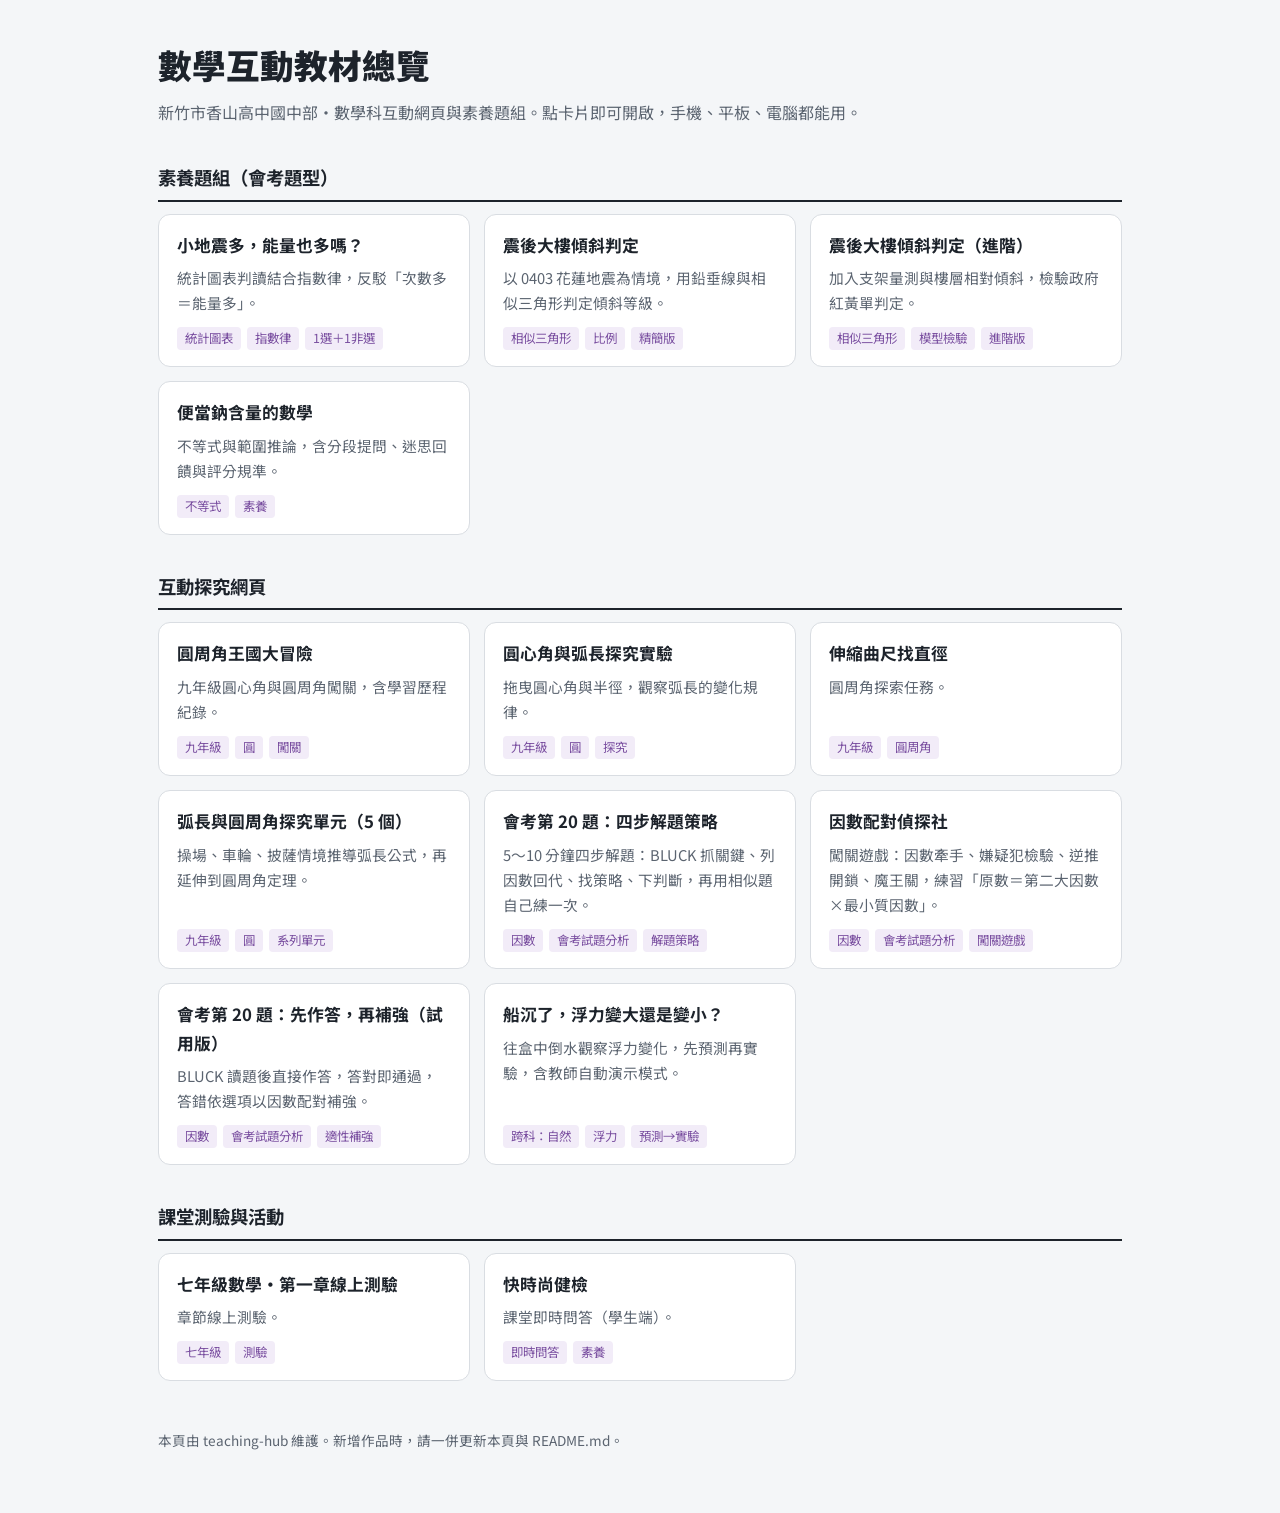
<file: index.html>
<!doctype html>
<html lang="zh-Hant">
<head>
<meta charset="utf-8">
<meta name="viewport" content="width=device-width,initial-scale=1">
<title>數學互動教材總覽</title>
<link rel="preconnect" href="https://fonts.googleapis.com">
<link rel="preconnect" href="https://fonts.gstatic.com" crossorigin>
<link rel="stylesheet" href="https://fonts.googleapis.com/css2?family=Noto+Sans+TC:wght@400;500;700;900&display=swap">
<style>
:root{
  --bg:#f4f6f8; --card:#fff; --ink:#1d232b; --muted:#5b6470; --line:#d9dde2;
  --accent:#1f5f99; --accent-soft:#e8f0f8; --tag:#7a4fa0; --tag-soft:#f2ecf8;
}
@media (prefers-color-scheme: dark){
  :root{ --bg:#14181d; --card:#1b2027; --ink:#e6e9ee; --muted:#9aa4b1; --line:#343c47;
    --accent:#6fa8dc; --accent-soft:#1f2b38; --tag:#c3a2e3; --tag-soft:#2a2333; }
}
*{box-sizing:border-box}
body{margin:0;background:var(--bg);color:var(--ink);font-family:"Noto Sans TC","Microsoft JhengHei","PingFang TC",system-ui,sans-serif;line-height:1.7}
.wrap{max-width:1000px;margin:0 auto;padding:36px 18px 60px}
header h1{font-size:clamp(1.5rem,3.5vw,2.1rem);font-weight:900;margin:0}
header p{color:var(--muted);margin:6px 0 0}
h2{font-size:1.15rem;margin:36px 0 12px;padding-bottom:6px;border-bottom:2px solid var(--ink)}
.grid{display:grid;grid-template-columns:repeat(auto-fill,minmax(280px,1fr));gap:14px}
a.card{display:flex;flex-direction:column;gap:6px;background:var(--card);border:1px solid var(--line);border-radius:12px;padding:16px 18px;color:inherit;text-decoration:none;min-height:44px}
a.card:hover,a.card:focus-visible{border-color:var(--accent);outline:none;box-shadow:0 0 0 3px var(--accent-soft)}
.card b{font-size:1.05rem}
.card span{color:var(--muted);font-size:.92rem}
.tags{display:flex;flex-wrap:wrap;gap:6px;margin-top:auto;padding-top:6px}
.tags i{font-style:normal;font-size:.78rem;color:var(--tag);background:var(--tag-soft);padding:1px 8px;border-radius:4px}
footer{margin-top:48px;color:var(--muted);font-size:.85rem}
</style>
</head>
<body>
<div class="wrap">
  <header>
    <h1>數學互動教材總覽</h1>
    <p>新竹市香山高中國中部・數學科互動網頁與素養題組。點卡片即可開啟，手機、平板、電腦都能用。</p>
  </header>

  <h2>素養題組（會考題型）</h2>
  <div class="grid">
    <a class="card" href="quake-small-energy/"><b>小地震多，能量也多嗎？</b><span>統計圖表判讀結合指數律，反駁「次數多＝能量多」。</span><div class="tags"><i>統計圖表</i><i>指數律</i><i>1選＋1非選</i></div></a>
    <a class="card" href="quake-building-tilt/"><b>震後大樓傾斜判定</b><span>以 0403 花蓮地震為情境，用鉛垂線與相似三角形判定傾斜等級。</span><div class="tags"><i>相似三角形</i><i>比例</i><i>精簡版</i></div></a>
    <a class="card" href="quake-building-tilt-advanced/"><b>震後大樓傾斜判定（進階）</b><span>加入支架量測與樓層相對傾斜，檢驗政府紅黃單判定。</span><div class="tags"><i>相似三角形</i><i>模型檢驗</i><i>進階版</i></div></a>
    <a class="card" href="https://chunhui0531-lab.github.io/caffeine-literacy-guide/"><b>便當鈉含量的數學</b><span>不等式與範圍推論，含分段提問、迷思回饋與評分規準。</span><div class="tags"><i>不等式</i><i>素養</i></div></a>
  </div>

  <h2>互動探究網頁</h2>
  <div class="grid">
    <a class="card" href="https://chunhui0531-lab.github.io/circle-angle-adventure/"><b>圓周角王國大冒險</b><span>九年級圓心角與圓周角闖關，含學習歷程紀錄。</span><div class="tags"><i>九年級</i><i>圓</i><i>闖關</i></div></a>
    <a class="card" href="https://chunhui0531-lab.github.io/arc-explorer-v2/"><b>圓心角與弧長探究實驗</b><span>拖曳圓心角與半徑，觀察弧長的變化規律。</span><div class="tags"><i>九年級</i><i>圓</i><i>探究</i></div></a>
    <a class="card" href="https://chunhui0531-lab.github.io/circle-test/"><b>伸縮曲尺找直徑</b><span>圓周角探索任務。</span><div class="tags"><i>九年級</i><i>圓周角</i></div></a>
    <a class="card" href="arc-length-units/"><b>弧長與圓周角探究單元（5 個）</b><span>操場、車輪、披薩情境推導弧長公式，再延伸到圓周角定理。</span><div class="tags"><i>九年級</i><i>圓</i><i>系列單元</i></div></a>
    <a class="card" href="cap115-q20-guided/"><b>會考第 20 題：四步解題策略</b><span>5～10 分鐘四步解題：BLUCK 抓關鍵、列因數回代、找策略、下判斷，再用相似題自己練一次。</span><div class="tags"><i>因數</i><i>會考試題分析</i><i>解題策略</i></div></a>
    <a class="card" href="factor-pair-detective/"><b>因數配對偵探社</b><span>闖關遊戲：因數牽手、嫌疑犯檢驗、逆推開鎖、魔王關，練習「原數＝第二大因數×最小質因數」。</span><div class="tags"><i>因數</i><i>會考試題分析</i><i>闖關遊戲</i></div></a>
    <a class="card" href="cap115-q20-adaptive/"><b>會考第 20 題：先作答，再補強（試用版）</b><span>BLUCK 讀題後直接作答，答對即通過，答錯依選項以因數配對補強。</span><div class="tags"><i>因數</i><i>會考試題分析</i><i>適性補強</i></div></a>
    <a class="card" href="buoyancy-sink/"><b>船沉了，浮力變大還是變小？</b><span>往盒中倒水觀察浮力變化，先預測再實驗，含教師自動演示模式。</span><div class="tags"><i>跨科：自然</i><i>浮力</i><i>預測→實驗</i></div></a>
  </div>

  <h2>課堂測驗與活動</h2>
  <div class="grid">
    <a class="card" href="https://chunhui0531-lab.github.io/2-1-Function/"><b>七年級數學・第一章線上測驗</b><span>章節線上測驗。</span><div class="tags"><i>七年級</i><i>測驗</i></div></a>
    <a class="card" href="https://chunhui0531-lab.github.io/fashion-quiz/student.html"><b>快時尚健檢</b><span>課堂即時問答（學生端）。</span><div class="tags"><i>即時問答</i><i>素養</i></div></a>
  </div>

  <footer>本頁由 teaching-hub 維護。新增作品時，請一併更新本頁與 README.md。</footer>
</div>
</body>
</html>
</file>
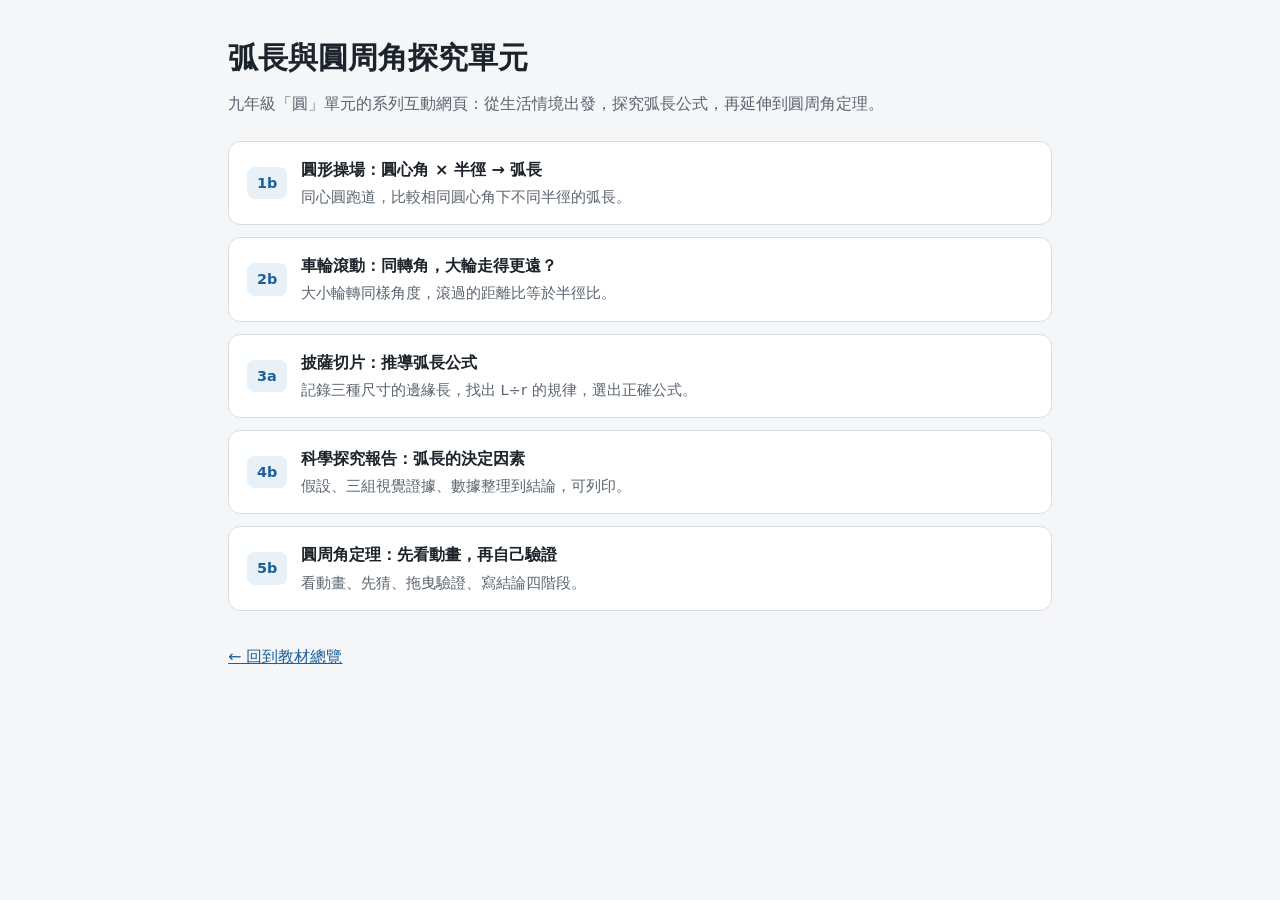
<file: arc-length-units/index.html>
<!doctype html>
<html lang="zh-Hant">
<head>
<meta charset="utf-8">
<meta name="viewport" content="width=device-width,initial-scale=1">
<title>弧長與圓周角探究單元｜系列總覽</title>
<style>
:root{--bg:#f4f6f8;--card:#fff;--ink:#1d232b;--muted:#5b6470;--line:#d9dde2;--accent:#1f5f99;--accent-soft:#e8f0f8}
@media (prefers-color-scheme: dark){:root{--bg:#14181d;--card:#1b2027;--ink:#e6e9ee;--muted:#9aa4b1;--line:#343c47;--accent:#6fa8dc;--accent-soft:#1f2b38}}
*{box-sizing:border-box}
body{margin:0;background:var(--bg);color:var(--ink);font-family:"Noto Sans TC","Microsoft JhengHei","PingFang TC",system-ui,sans-serif;line-height:1.7}
.wrap{max-width:860px;margin:0 auto;padding:32px 18px 60px}
h1{font-size:clamp(1.4rem,3.4vw,1.9rem);margin:0}
p.sub{color:var(--muted);margin:6px 0 24px}
a.unit{display:flex;gap:14px;align-items:center;background:var(--card);border:1px solid var(--line);border-radius:12px;padding:14px 18px;margin-bottom:12px;color:inherit;text-decoration:none;min-height:44px}
a.unit:hover,a.unit:focus-visible{border-color:var(--accent);outline:none;box-shadow:0 0 0 3px var(--accent-soft)}
.no{flex:none;font-weight:900;color:var(--accent);background:var(--accent-soft);border-radius:8px;padding:4px 10px;font-size:.9rem}
.unit b{display:block}
.unit span.d{color:var(--muted);font-size:.92rem}
.back{display:inline-block;margin-top:20px;color:var(--accent)}
</style>
</head>
<body>
<div class="wrap">
  <h1>弧長與圓周角探究單元</h1>
  <p class="sub">九年級「圓」單元的系列互動網頁：從生活情境出發，探究弧長公式，再延伸到圓周角定理。</p>

  <a class="unit" href="unit1b-track.html"><span class="no">1b</span><div><b>圓形操場：圓心角 × 半徑 → 弧長</b><span class="d">同心圓跑道，比較相同圓心角下不同半徑的弧長。</span></div></a>
  <a class="unit" href="unit2b-wheel.html"><span class="no">2b</span><div><b>車輪滾動：同轉角，大輪走得更遠？</b><span class="d">大小輪轉同樣角度，滾過的距離比等於半徑比。</span></div></a>
  <a class="unit" href="unit3a-pizza.html"><span class="no">3a</span><div><b>披薩切片：推導弧長公式</b><span class="d">記錄三種尺寸的邊緣長，找出 L÷r 的規律，選出正確公式。</span></div></a>
  <a class="unit" href="unit4b-science-report.html"><span class="no">4b</span><div><b>科學探究報告：弧長的決定因素</b><span class="d">假設、三組視覺證據、數據整理到結論，可列印。</span></div></a>
  <a class="unit" href="unit5b-inscribed-angle.html"><span class="no">5b</span><div><b>圓周角定理：先看動畫，再自己驗證</b><span class="d">看動畫、先猜、拖曳驗證、寫結論四階段。</span></div></a>

  <a class="back" href="../">← 回到教材總覽</a>
</div>
</body>
</html>
</file>
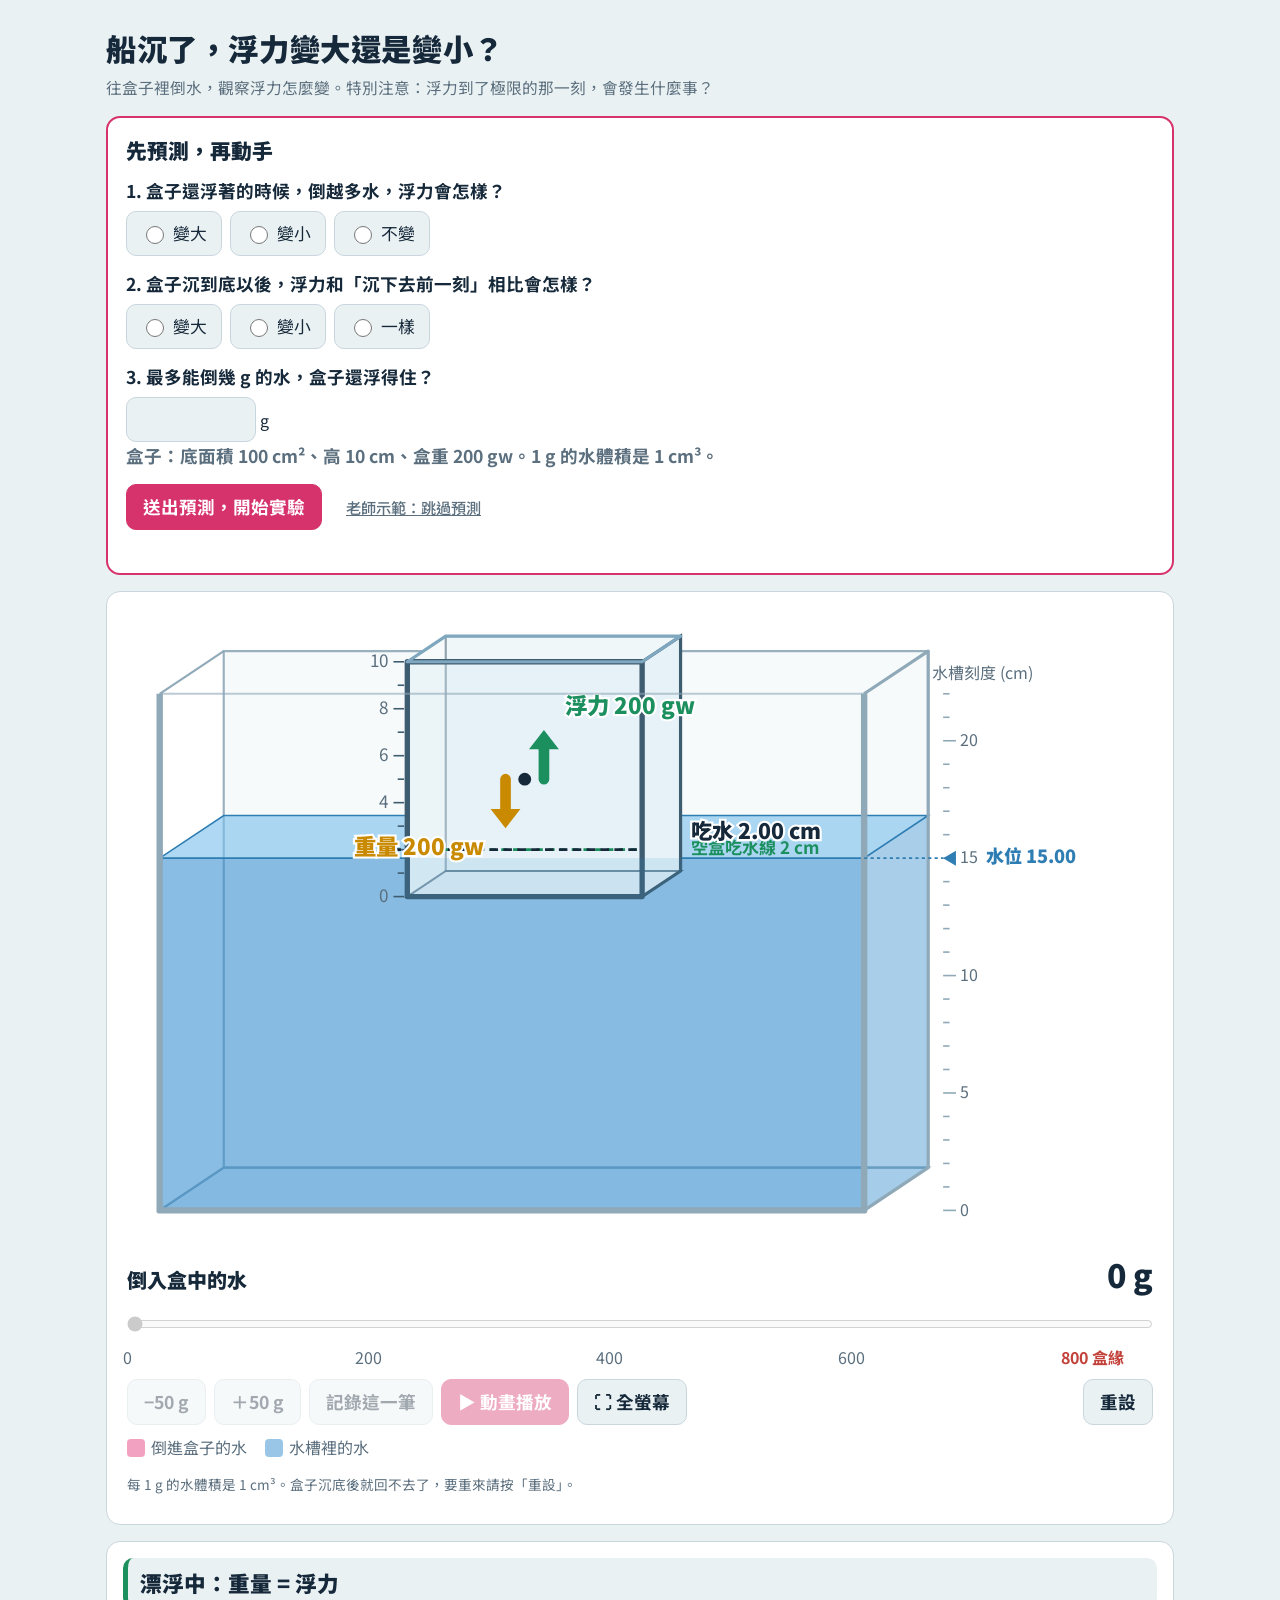
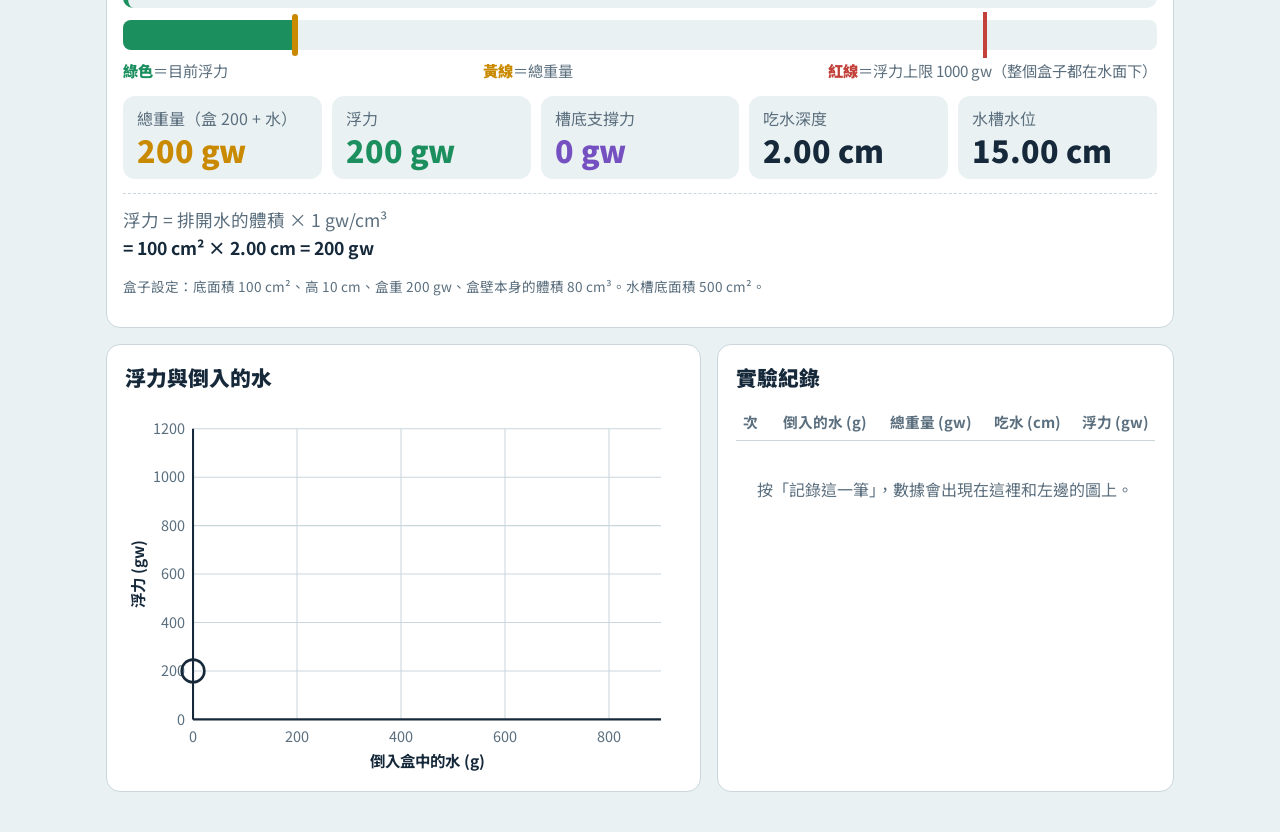
<file: buoyancy-sink/index.html>
<!DOCTYPE html>
<html lang="zh-Hant">
<head>
<meta charset="UTF-8">
<meta name="viewport" content="width=device-width, initial-scale=1, viewport-fit=cover">
<title>船沉了，浮力變大還是變小？｜加水探究</title>
<link rel="preconnect" href="https://fonts.googleapis.com">
<link rel="preconnect" href="https://fonts.gstatic.com" crossorigin>
<link href="https://fonts.googleapis.com/css2?family=Noto+Sans+TC:wght@400;500;700;900&display=swap" rel="stylesheet">
<style>
:root{
  --bg:#EAF1F3; --panel:#FFFFFF; --ink:#16293A; --muted:#5B6F7E; --line:#C9D6DD;
  --air:#F7FAFB; --water:rgba(52,140,205,.5); --water-edge:#2E7DB3; --glass:#8FA9B8; --added:rgba(232,84,140,.55); --added-edge:#D6336C; --added-top:rgba(245,150,185,.85); --water-top:rgba(120,190,235,.6); --glassface:rgba(205,228,240,.28); --rim:#7FA7BF;
  --box:#3E5C70; --weight:#C98A00; --buoy:#1C8F5F; --support:#7550C0; --alert:#C2413A;
  --ref:#1C8F5F;
  box-sizing:border-box;
  padding-top:env(safe-area-inset-top,0px); padding-bottom:env(safe-area-inset-bottom,0px);
}
@media (prefers-color-scheme: dark){
  :root:not([data-theme="light"]){
    --bg:#0F1B24; --panel:#172733; --ink:#E4EEF3; --muted:#9AB0BE; --line:#2C4252;
    --air:#13222D; --water:rgba(70,160,220,.34); --water-edge:#5DB2E6; --glass:#5E7E92; --added:rgba(255,120,170,.5); --added-edge:#FF7EA8; --added-top:rgba(255,160,195,.7); --water-top:rgba(110,190,240,.5); --glassface:rgba(140,190,220,.14); --rim:#9CC6DE;
    --box:#A9C3D3; --weight:#F0B429; --buoy:#3CCB8B; --support:#A88BEF; --alert:#F07167; --ref:#3CCB8B;
  }
}
:root[data-theme="dark"]{
  --bg:#0F1B24; --panel:#172733; --ink:#E4EEF3; --muted:#9AB0BE; --line:#2C4252;
  --air:#13222D; --water:rgba(70,160,220,.34); --water-edge:#5DB2E6; --glass:#5E7E92; --added:rgba(255,120,170,.5); --added-edge:#FF7EA8; --added-top:rgba(255,160,195,.7); --water-top:rgba(110,190,240,.5); --glassface:rgba(140,190,220,.14); --rim:#9CC6DE;
  --box:#A9C3D3; --weight:#F0B429; --buoy:#3CCB8B; --support:#A88BEF; --alert:#F07167; --ref:#3CCB8B;
}
*,*::before,*::after{box-sizing:inherit}
html{scroll-padding-top:env(safe-area-inset-top,0px)}
body{margin:0;background:var(--bg);color:var(--ink);
  font-family:"Noto Sans TC","PingFang TC","Microsoft JhengHei",system-ui,sans-serif;line-height:1.6}
.wrap{max-width:1100px;margin:0 auto;padding:20px 16px 40px}
h1{font-size:clamp(1.35rem,2.6vw,1.9rem);font-weight:900;margin:4px 0 2px;letter-spacing:.02em}
.sub{color:var(--muted);margin:0 0 16px;font-size:.98rem}
.grid{display:grid;grid-template-columns:1fr;gap:16px}
.stage{background:var(--panel);border:1px solid var(--line);border-radius:14px;padding:10px 10px 14px}
svg{display:block;width:100%;height:auto}
svg text{font-family:inherit}
.controls{padding:6px 10px 0}
.ctl-label{display:flex;justify-content:space-between;align-items:baseline;font-weight:900;font-size:1.25rem}
.ctl-label output{font-size:2rem;font-variant-numeric:tabular-nums}
input[type=range]{width:100%;margin:10px 0 2px;accent-color:var(--added-edge);height:28px}
.ticks{position:relative;height:24px;font-size:1rem;color:var(--muted);font-variant-numeric:tabular-nums}
.ticks span{position:absolute;transform:translateX(-50%);white-space:nowrap}
.ticks .rim{color:var(--alert);font-weight:700}
.btns{display:flex;gap:8px;flex-wrap:wrap;margin-top:10px}
button{font:inherit;font-size:1.1rem;font-weight:700;border-radius:10px;border:1.5px solid var(--line);background:var(--bg);color:var(--ink);
  padding:8px 16px;cursor:pointer;min-height:44px}
button:hover{border-color:var(--water-edge)}
button:focus-visible,input:focus-visible{outline:3px solid var(--water-edge);outline-offset:2px}
button:disabled{opacity:.4;cursor:not-allowed}
button.reset{margin-left:auto}
.scenebox{position:relative;background:var(--panel)}
.scenebox:fullscreen{display:flex;flex-direction:column;justify-content:center;padding:2vh 3vw}
.scenebox:fullscreen svg{max-height:74vh}
.caption{display:block;margin:8px 4px 0;background:rgba(16,32,46,.88);color:#fff;border-radius:12px;
  padding:12px 18px;font-size:clamp(1.05rem,2.3vw,1.6rem);font-weight:700;line-height:1.45;box-shadow:0 4px 18px rgba(0,0,0,.25)}
.scenebox:fullscreen .caption{font-size:2.2rem}
.caption[hidden]{display:none}
.caption.ask{background:rgba(214,51,108,.94)}
.cstep{display:inline-block;font-size:.72em;font-weight:900;background:rgba(255,255,255,.2);border-radius:6px;padding:1px 8px;margin-right:10px;vertical-align:2px}
button.play{background:var(--added-edge);border-color:var(--added-edge);color:#fff}
.legend{display:flex;gap:18px;flex-wrap:wrap;font-size:1rem;margin-top:10px;color:var(--muted)}
.legend i{display:inline-block;width:18px;height:18px;border-radius:4px;vertical-align:-3px;margin-right:6px}
.panel{background:var(--panel);border:1px solid var(--line);border-radius:14px;padding:16px}
.status{font-weight:900;font-size:1.35rem;padding:8px 12px;border-radius:10px;background:var(--bg);margin-bottom:12px;border-left:5px solid var(--buoy)}
.status.warn{border-left-color:var(--alert)}
dl{margin:0;display:grid;grid-template-columns:repeat(auto-fit,minmax(150px,1fr));gap:10px}
dl>div{background:var(--bg);border-radius:12px;padding:10px 14px}
dt{color:var(--muted);font-size:1rem}
dd{margin:0;font-weight:900;font-size:1.9rem;line-height:1.2;font-variant-numeric:tabular-nums}
dd.w{color:var(--weight)} dd.b{color:var(--buoy)} dd.n{color:var(--support)}
.formula{margin-top:14px;padding-top:12px;border-top:1px dashed var(--line);font-size:1.1rem;color:var(--muted)}
.formula b{color:var(--ink)}
.note{font-size:.85rem;color:var(--muted);margin-top:14px}

.card{background:var(--panel);border:1px solid var(--line);border-radius:14px;padding:16px 18px}
.card h2{font-size:1.3rem;font-weight:900;margin:0 0 10px}
.predict{border:2px solid var(--added-edge)}
.q{margin:0 0 14px}
.q p{margin:0 0 6px;font-weight:700;font-size:1.1rem}
.opts{display:flex;gap:8px;flex-wrap:wrap}
.opts label{display:inline-flex;align-items:center;gap:6px;border:1.5px solid var(--line);border-radius:10px;padding:8px 14px;cursor:pointer;font-size:1.05rem;min-height:44px;background:var(--bg)}
.opts label:has(input:checked){border-color:var(--added-edge);background:var(--panel);font-weight:900}
.opts input{accent-color:var(--added-edge);width:18px;height:18px}
.q input[type=number]{font:inherit;font-size:1.2rem;width:130px;padding:6px 10px;border-radius:10px;border:1.5px solid var(--line);background:var(--bg);color:var(--ink)}
.hint{font-size:.95rem;color:var(--muted);margin:6px 0 0}
button.primary{background:var(--added-edge);border-color:var(--added-edge);color:#fff}
button.linkish{background:none;border:none;color:var(--muted);text-decoration:underline;font-weight:500;font-size:.95rem}
.err{color:var(--alert);font-weight:700;margin:8px 0 0;min-height:1.2em}
.predsum{font-size:1.05rem}
.predsum b{color:var(--added-edge)}
.meter{margin:0 0 14px}
.mtrack{position:relative;height:30px;background:var(--bg);border-radius:8px;overflow:visible}
.mfill{position:absolute;left:0;top:0;bottom:0;background:var(--buoy);border-radius:8px 0 0 8px;transition:none}
.mcap{position:absolute;top:-8px;bottom:-8px;width:4px;background:var(--alert);transform:translateX(-2px)}
.mw{position:absolute;top:-6px;bottom:-6px;width:6px;background:var(--weight);border-radius:3px;transform:translateX(-3px)}
.mlab{display:flex;justify-content:space-between;gap:10px;flex-wrap:wrap;font-size:.95rem;color:var(--muted);margin-top:8px}
.mlab span b{font-weight:900}
.lab{display:grid;grid-template-columns:minmax(0,1.3fr) minmax(0,1fr);gap:16px}
@media (max-width:820px){.lab{grid-template-columns:1fr}}
.tablewrap{overflow-x:auto;max-height:360px;overflow-y:auto}
table{border-collapse:collapse;width:100%;font-variant-numeric:tabular-nums;font-size:1rem}
th,td{padding:6px 6px;text-align:right;border-bottom:1px solid var(--line);white-space:nowrap}
th{color:var(--muted);font-weight:700;font-size:.92rem;position:sticky;top:0;background:var(--panel)}
td:first-child,th:first-child{text-align:center}
tr.sunkrow td{color:var(--alert);font-weight:900}
.empty{color:var(--muted);padding:20px 0;text-align:center}
.scrub{display:none;margin-top:14px;padding:12px 14px;border-radius:12px;background:var(--bg);border:2px solid var(--alert)}
.scrub.on{display:block}
.scrub .ctl-label{font-size:1.1rem}
.scrub input[type=range]{accent-color:var(--alert)}
.reveal{border:2px solid var(--buoy)}
.rv{display:grid;gap:8px;margin:0 0 14px;padding:0;list-style:none}
.rv li{background:var(--bg);border-radius:10px;padding:10px 14px;font-size:1.05rem}
.rv .ok{color:var(--buoy);font-weight:900}
.rv .no{color:var(--alert);font-weight:900}
.think{border-top:1px dashed var(--line);padding-top:12px}
.think p{font-size:1.1rem;margin:0 0 10px}
.ans{margin-top:12px;font-size:1.08rem;background:var(--bg);border-radius:10px;padding:12px 14px}
.ans p{margin:0 0 8px}
</style>
</head>
<body>
<div class="wrap">
  <h1>船沉了，浮力變大還是變小？</h1>
  <p class="sub">往盒子裡倒水，觀察浮力怎麼變。特別注意：浮力到了極限的那一刻，會發生什麼事？</p>

  <div class="grid">
    <section class="card predict" id="predict" aria-labelledby="predTitle">
      <h2 id="predTitle">先預測，再動手</h2>
      <div id="predForm">
        <div class="q"><p>1. 盒子還浮著的時候，倒越多水，浮力會怎樣？</p>
          <div class="opts"><label><input type="radio" name="q1" value="up">變大</label><label><input type="radio" name="q1" value="down">變小</label><label><input type="radio" name="q1" value="same">不變</label></div></div>
        <div class="q"><p>2. 盒子沉到底以後，浮力和「沉下去前一刻」相比會怎樣？</p>
          <div class="opts"><label><input type="radio" name="q2" value="up">變大</label><label><input type="radio" name="q2" value="down">變小</label><label><input type="radio" name="q2" value="same">一樣</label></div></div>
        <div class="q"><p>3. 最多能倒幾 g 的水，盒子還浮得住？</p>
          <input type="number" id="q3" min="0" max="3000" step="10" inputmode="numeric" aria-label="最多能倒入的水（g）"> g
          <p class="hint">盒子：底面積 100 cm²、高 10 cm、盒重 200 gw。1 g 的水體積是 1 cm³。</p></div>
        <div class="btns"><button id="submitPred" class="primary" type="button">送出預測，開始實驗</button><button id="skipPred" class="linkish" type="button">老師示範：跳過預測</button></div>
        <p class="err" id="predErr" role="alert"></p>
      </div>
      <p class="predsum" id="predSum" hidden></p>
    </section>

    <section class="stage" aria-label="水槽模擬">
      <div class="scenebox" id="scenebox">
        <svg id="scene" viewBox="0 0 980 600" role="img" aria-label="水槽立體圖，盒子漂浮在水中"></svg>
        <div class="caption" id="caption" aria-live="polite" hidden><span class="cstep" id="cstep"></span><span id="ctext"></span></div>
      </div>
      <div class="controls">
        <div class="ctl-label"><label for="water">倒入盒中的水</label><output id="wOut">0 g</output></div>
        <input id="water" type="range" min="0" max="850" step="10" value="0" aria-describedby="rimHint">
        <div class="ticks" aria-hidden="true" id="ticks"></div>
        <div class="btns">
          <button id="minus" type="button">−50 g</button>
          <button id="plus" type="button">＋50 g</button>
          <button id="rec" type="button">記錄這一筆</button>
          <button id="play" class="play" type="button">▶ 動畫播放</button>
          <button id="full" type="button">⛶ 全螢幕</button>
          <button id="reset" class="reset" type="button">重設</button>
        </div>
        <div class="legend"><span><i style="background:var(--added)"></i>倒進盒子的水</span><span><i style="background:var(--water)"></i>水槽裡的水</span></div>
        <div class="scrub" id="scrub">
          <div class="ctl-label"><label for="scrubR">拖曳看沉沒的每一刻</label><output id="scrubOut">100%</output></div>
          <input id="scrubR" type="range" min="0" max="100" step="1" value="100">
          <div class="btns"><button id="slow" type="button">⏪ 慢動作重播</button></div>
        </div>
        <p class="note" id="rimHint">每 1 g 的水體積是 1 cm³。盒子沉底後就回不去了，要重來請按「重設」。</p>
      </div>
    </section>

    <section class="panel" aria-live="polite">
      <div class="status" id="status">漂浮中：重量 = 浮力</div>
      <div class="meter" aria-hidden="true">
        <div class="mtrack"><div class="mfill" id="mB"></div><div class="mcap" id="mCap"></div><div class="mw" id="mW"></div></div>
        <div class="mlab"><span><b style="color:var(--buoy)">綠色</b>＝目前浮力</span><span><b style="color:var(--weight)">黃線</b>＝總重量</span><span><b style="color:var(--alert)">紅線</b>＝浮力上限 1000 gw（整個盒子都在水面下）</span></div>
      </div>
      <dl>
        <div><dt id="wLabel">總重量（盒 200 + 水）</dt><dd class="w" id="dW">200 gw</dd></div>
        <div><dt>浮力</dt><dd class="b" id="dB">200 gw</dd></div>
        <div><dt>槽底支撐力</dt><dd class="n" id="dN">0 gw</dd></div>
        <div><dt>吃水深度</dt><dd id="dH">2.00 cm</dd></div>
        <div><dt>水槽水位</dt><dd id="dL">15.00 cm</dd></div>
      </dl>
      <div class="formula" id="formula"></div>
      <p class="note">盒子設定：底面積 100 cm²、高 10 cm、盒重 200 gw、盒壁本身的體積 80 cm³。水槽底面積 500 cm²。</p>
    </section>

    <section class="lab">
      <div class="card">
        <h2>浮力與倒入的水</h2>
        <svg id="graph" viewBox="0 0 540 360" role="img" aria-label="浮力對倒入水量的圖"></svg>
      </div>
      <div class="card">
        <h2>實驗紀錄</h2>
        <div class="tablewrap"><table>
          <thead><tr><th>次</th><th>倒入的水 (g)</th><th>總重量 (gw)</th><th>吃水 (cm)</th><th>浮力 (gw)</th></tr></thead>
          <tbody id="tbody"></tbody>
        </table></div>
        <p class="empty" id="empty">按「記錄這一筆」，數據會出現在這裡和左邊的圖上。</p>
      </div>
    </section>

    <section class="card reveal" id="reveal" hidden aria-live="polite">
      <h2>對照你的預測</h2>
      <ul class="rv" id="rvList"></ul>
      <div class="think">
        <p><b>想一想：</b>浮力從 1000 gw 掉到 80 gw，一口氣少了 920 gw。少掉的這 920 cm³，是盒子的哪一部分？</p>
        <button id="showAns" type="button">看解說</button>
        <div class="ans" id="ans" hidden>
          <p>還沒沉的時候，盒子連同「盒子內部的空間」一起把水推開。整個盒子都壓到水面下時，最多排開 100 × 10 = 1000 cm³，所以浮力的上限是 1000 gw，最多只能撐住 1000 gw 的總重量，也就是最多倒 800 g 的水。</p>
          <p>再多倒一點，總重量超過浮力上限，盒緣沉到水面下，水就灌進盒子。盒子內部被水填滿，不再幫忙排開水，只剩盒壁本身的 80 cm³，浮力只剩 80 gw。</p>
          <p><b>少掉的 920 cm³，正是盒子內部的空間（1000 − 80）。</b>所以船沉了，浮力是變小的。</p>
        </div>
      </div>
    </section>
  </div>
</div>

<script>
(function(){
  // ---- 物理常數（單位：cm、g、gw；水的密度 1 g/cm³）----
  const BOX_W = 200, A = 100, H = 10, V_WALL = 80, TANK_A = 500;
  const L_START = 15, V0 = L_START*TANK_A - BOX_W;   // 水槽原有水量 7300 cm³
  const RIM = A*H - BOX_W;                            // 最多可加 800 g
  const B_MAX = A*H, INNER = A*H - V_WALL;            // 浮力上限 1000；盒內空間 920
  const NEAR = 700;                                    // 接近極限的提醒門檻
  // ---- 畫面比例 ----
  const S = 22, X0 = 40, FLOOR = 570, TW = 30, TH = 22;
  const BW = 10*S, BX = X0 + (TW*S - BW)/2, CX = BX + BW/2;
  const F_SCALE = 230/1000;
  const y = cm => FLOOR - cm*S;

  const reduce = window.matchMedia('(prefers-reduced-motion: reduce)').matches;
  const $ = id => document.getElementById(id);
  const svg = $('scene'), slider = $('water'), gsvg = $('graph');

  let w = 0, sunk = false, sinkStart = 0, sinkDur = 5000, pourUntil = 0, raf = null;
  let scrubP = null, restDone = false, playing = false, predicted = false;
  let pred = null; const records = [];
  const SINK_MS = 5000, FLOOD = .35;

  [0,200,400,600,800].forEach(v=>{
    const sp=document.createElement('span');
    sp.style.left=(v/850*100)+'%';
    sp.textContent = v===800 ? '800 盒緣' : v;
    if(v===800) sp.className='rim';
    $('ticks').appendChild(sp);
  });

  const ease = t => t<.5 ? 2*t*t : 1-Math.pow(-2*t+2,2)/2;

  function progress(now){
    if(scrubP!=null) return scrubP;
    return reduce ? 1 : Math.min(1,(now-sinkStart)/sinkDur);
  }

  function model(now){
    if(!sunk){
      const h=(BOX_W+w)/A;
      return {phase:'float', L:L_START + w/TANK_A, bottom:L_START + w/TANK_A - h, inner:w/A,
              W:BOX_W+w, B:BOX_W+w, N:0, h};
    }
    const p = progress(now);
    const L0 = L_START + RIM/TANK_A, b0 = L0 - H;
    const Lf = (V0 + w + V_WALL)/TANK_A;
    if(p < FLOOD){
      // 盒緣貼齊水面、浮力已到上限；外面的水灌進來，總重量繼續增加
      const k=p/FLOOD;
      const vol = Math.min(INNER, w + (INNER-w)*k);
      return {phase:'flood', L:L0, bottom:b0, inner:w/A + (H-w/A)*k, W:BOX_W+vol, B:B_MAX, N:0, h:H, p};
    }
    const e = ease((p-FLOOD)/(1-FLOOD));
    return {phase: p>=1?'rest':'fall', L:L0+(Lf-L0)*e, bottom:b0*(1-e), inner:99,
            W:BOX_W, B:V_WALL, N: p>=1 ? BOX_W-V_WALL : 0, h:null, p};
  }

  function arrow(x,y1,len,dir,color,label,labelDx){
    if(len<=0) return '';
    const y2=y1+dir*len, hd=Math.min(18,Math.max(10,len*.5));
    const tipBase=y2-dir*hd;
    let ly = y2 + dir*20;
    if(dir>0 && ly>FLOOR-30){ ly=FLOOR-30; labelDx = labelDx<0 ? -26 : 26; }
    return `<line x1="${x}" y1="${y1}" x2="${x}" y2="${tipBase}" stroke="${color}" stroke-width="10" stroke-linecap="round"/>
      <polygon points="${x-14},${tipBase} ${x+14},${tipBase} ${x},${y2}" fill="${color}"/>
      <text x="${x+labelDx}" y="${ly+5}" text-anchor="${labelDx<0?'end':labelDx>0?'start':'middle'}" font-size="21" font-weight="900" fill="${color}"
        paint-order="stroke" stroke="var(--panel)" stroke-width="4">${label}</text>`;
  }

  // ---- 立體（斜投影）設定：往右上方偏移代表「往後」----
  const TDX=60, TDY=40;          // 水槽深度方向的偏移
  const BDX=36, BDY=24;          // 盒子深度方向的偏移
  const SHX=(TDX-BDX)/2, SHY=(TDY-BDY)/2; // 盒子置於水槽深度中央

  function prism(x1,x2,yTop,yBot,dx,dy){ // 回傳各面座標字串
    return {
      front:`${x1},${yTop} ${x2},${yTop} ${x2},${yBot} ${x1},${yBot}`,
      top:`${x1},${yTop} ${x2},${yTop} ${x2+dx},${yTop-dy} ${x1+dx},${yTop-dy}`,
      side:`${x2},${yTop} ${x2+dx},${yTop-dy} ${x2+dx},${yBot-dy} ${x2},${yBot}`,
      sil:`${x1},${yBot} ${x1},${yTop} ${x1+dx},${yTop-dy} ${x2+dx},${yTop-dy} ${x2+dx},${yBot-dy} ${x2},${yBot}`
    };
  }

  function draw(now){
    const m=model(now);
    const yL=y(m.L), yb=y(m.bottom), yt=y(m.bottom+H);
    const innerLvl = m.inner>=99 ? Math.min(m.L, m.bottom+H) : m.bottom + m.inner;
    const yi=y(innerLvl);
    const XR=X0+TW*S, YT=y(TH);
    let s='';

    // ===== 水槽後方：後壁、槽底 =====
    s+=`<polygon points="${X0+TDX},${YT-TDY} ${XR+TDX},${YT-TDY} ${XR+TDX},${FLOOR-TDY} ${X0+TDX},${FLOOR-TDY}" fill="var(--air)" stroke="var(--glass)" stroke-width="2" opacity=".9"/>`;
    s+=`<polygon points="${X0},${FLOOR} ${XR},${FLOOR} ${XR+TDX},${FLOOR-TDY} ${X0+TDX},${FLOOR-TDY}" fill="var(--glassface)" stroke="var(--glass)" stroke-width="2"/>`;
    s+=`<line x1="${X0}" y1="${YT}" x2="${X0+TDX}" y2="${YT-TDY}" stroke="var(--glass)" stroke-width="2"/>`;
    s+=`<line x1="${X0}" y1="${FLOOR}" x2="${X0+TDX}" y2="${FLOOR-TDY}" stroke="var(--glass)" stroke-width="2"/>`;
    // 水體：正面 + 側面 + 水面
    const tw=prism(X0,XR,yL,FLOOR,TDX,TDY);
    s+=`<polygon points="${tw.side}" fill="var(--water)" opacity=".8"/>`;
    s+=`<polygon points="${tw.front}" fill="var(--water)"/>`;
    s+=`<polygon points="${tw.top}" fill="var(--water-top)" stroke="var(--water-edge)" stroke-width="1.5"/>`;

    // ===== 盒子（整組平移到水槽深度中央）=====
    s+=`<g transform="translate(${SHX},${-SHY})">`;
    const bx=prism(BX,BX+BW,yt,yb,BDX,BDY);
    // 盒內空間（遮住後面的水，代表盒內是空氣）
    s+=`<polygon points="${bx.sil}" fill="var(--air)"/>`;
    // 後壁與底面（淡）
    s+=`<polygon points="${BX+BDX},${yt-BDY} ${BX+BW+BDX},${yt-BDY} ${BX+BW+BDX},${yb-BDY} ${BX+BDX},${yb-BDY}" fill="var(--glassface)" stroke="var(--box)" stroke-width="2" opacity=".55"/>`;
    s+=`<polygon points="${BX},${yb} ${BX+BW},${yb} ${BX+BW+BDX},${yb-BDY} ${BX+BDX},${yb-BDY}" fill="var(--glassface)" stroke="var(--box)" stroke-width="2" opacity=".8"/>`;
    s+=`<line x1="${BX}" y1="${yt}" x2="${BX+BDX}" y2="${yt-BDY}" stroke="var(--box)" stroke-width="2" opacity=".55"/>`;
    // 盒內的水（立體）
    if(m.inner>0 && yi<yb){
      const fill = m.inner>=99 ? 'var(--water)' : 'var(--added)';
      const top  = m.inner>=99 ? 'var(--water-top)' : 'var(--added-top)';
      const edge = m.inner>=99 ? 'var(--water-edge)' : 'var(--added-edge)';
      const iw=prism(BX,BX+BW,yi,yb,BDX,BDY);
      s+=`<polygon points="${iw.side}" fill="${fill}" opacity=".85"/>`;
      s+=`<polygon points="${iw.front}" fill="${fill}"/>`;
      if(yi>yt+0.5 || m.inner<99) s+=`<polygon points="${iw.top}" fill="${top}" stroke="${edge}" stroke-width="2"/>`;
    }
    // 灌入動畫
    if(m.phase==='flood'){
      s+=`<path d="M${BX-2},${yt} q10,12 14,40" stroke="var(--water-edge)" stroke-width="5" fill="none" opacity=".85"/>
          <path d="M${BX+BW+2},${yt} q-10,12 -14,40" stroke="var(--water-edge)" stroke-width="5" fill="none" opacity=".85"/>`;
    }
    // 右側面（半透明壓克力）與前緣
    s+=`<polygon points="${bx.side}" fill="var(--glassface)" stroke="var(--box)" stroke-width="3"/>`;
    s+=`<polygon points="${bx.front}" fill="var(--glassface)" stroke="var(--box)" stroke-width="5" stroke-linejoin="round"/>`;
    // 開口邊緣（亮邊）
    const near = m.phase==='float' && w>=NEAR;
    s+=`<polygon points="${bx.top}" fill="none" stroke="${near?'var(--alert)':'var(--rim)'}" stroke-width="${near?6:3}" stroke-linejoin="round"/>`;
    if(near) s+=`<text x="${BX+BW/2+BDX/2}" y="${yt-BDY-40}" text-anchor="middle" font-size="18" font-weight="900" fill="var(--alert)" paint-order="stroke" stroke="var(--panel)" stroke-width="5">${w===RIM?'盒緣貼齊水面：浮力到極限了！':'盒緣快碰到水面了'}</text>`;
    s+=`</g>`;

    // 前方的水再薄薄罩一層，讓沒入水中的部分有「在水裡」的感覺
    s+=`<rect x="${X0}" y="${yL}" width="${TW*S}" height="${FLOOR-yL}" fill="var(--water)" opacity=".28"/>`;

    // ===== 標示（跟著盒子正面）=====
    s+=`<g transform="translate(${SHX},${-SHY})">`;
    const yLb = yL; // 盒子正面位於水槽深度中央，水面線在此平移座標中恰為 yL
    for(let k=0;k<=H;k++){
      const ty=y(m.bottom+k), len = k%2===0 ? 10 : 6;
      s+=`<line x1="${BX-3}" y1="${ty}" x2="${BX-3-len}" y2="${ty}" stroke="var(--box)" stroke-width="1.5"/>`;
      if(k%2===0) s+=`<text x="${BX-18}" y="${ty+5}" text-anchor="end" font-size="16" fill="var(--muted)">${k}</text>`;
    }
    if(m.phase==='float'){
      const yr=y(m.bottom+2);
      s+=`<line x1="${BX}" y1="${yr}" x2="${BX+BW}" y2="${yr}" stroke="var(--ref)" stroke-width="2.5" stroke-dasharray="6 5"/>`;
      s+=`<text x="${BX+BW+BDX+10}" y="${yr+4}" font-size="16" font-weight="700" fill="var(--ref)">空盒吃水線 2 cm</text>`;
      s+=`<line x1="${BX-40}" y1="${yLb}" x2="${BX+BW}" y2="${yLb}" stroke="var(--ink)" stroke-width="2.5" stroke-dasharray="8 5"/>`;
      s+=`<text x="${BX+BW+BDX+10}" y="${yLb-10}" font-size="20" font-weight="900" fill="var(--ink)" paint-order="stroke" stroke="var(--panel)" stroke-width="4">吃水 ${m.h.toFixed(2)} cm</text>`;
    }
    if(!sunk && now<pourUntil){
      s+=`<rect x="${CX-60}" y="0" width="12" height="${Math.max(0,yi-SHY)}" rx="4" fill="var(--added-edge)" opacity=".75"/>`;
    }
    const cy=y(m.bottom+H/2);
    s+=arrow(CX-18, cy, m.W*F_SCALE, 1, 'var(--weight)', `重量 ${Math.round(m.W)} gw`, -20);
    s+=arrow(CX+18, cy, m.B*F_SCALE, -1, 'var(--buoy)', `浮力 ${Math.round(m.B)} gw`, m.N>0||m.phase==='fall' ? -20 : 20);
    if(m.N>0) s+=arrow(CX+60, cy, m.N*F_SCALE, -1, 'var(--support)', `支撐力 ${m.N} gw`, 20);
    const net=m.W-m.B-m.N;
    if(net>0.5){
      const nx=BX-95, ny=cy-10, nl=Math.max(50,net*F_SCALE);
      s+=`<line x1="${nx}" y1="${ny}" x2="${nx}" y2="${ny+nl-16}" stroke="var(--alert)" stroke-width="10" stroke-linecap="round"/>
        <polygon points="${nx-14},${ny+nl-16} ${nx+14},${ny+nl-16} ${nx},${ny+nl}" fill="var(--alert)"/>
        <text x="${nx}" y="${ny-34}" text-anchor="middle" font-size="19" font-weight="900" fill="var(--alert)" paint-order="stroke" stroke="var(--panel)" stroke-width="4">合力向下</text>
        <text x="${nx}" y="${ny-12}" text-anchor="middle" font-size="19" font-weight="900" fill="var(--alert)" paint-order="stroke" stroke="var(--panel)" stroke-width="4">${Math.round(net)} gw</text>`;
    }
    s+=`<circle cx="${CX}" cy="${cy}" r="6" fill="var(--ink)"/>`;
    s+=`</g>`;

    // ===== 水槽前緣玻璃 =====
    s+=`<path d="M${X0},${YT} V${FLOOR} H${XR} V${YT}" fill="none" stroke="var(--glass)" stroke-width="6" stroke-linejoin="round"/>`;
    s+=`<path d="M${XR},${YT} L${XR+TDX},${YT-TDY} V${FLOOR-TDY} L${XR},${FLOOR}" fill="none" stroke="var(--glass)" stroke-width="3" stroke-linejoin="round"/>`;
    s+=`<line x1="${X0}" y1="${YT}" x2="${XR}" y2="${YT}" stroke="var(--glass)" stroke-width="2" opacity=".6"/>`;

    // ===== 右側水位刻度 =====
    const RX=XR+TDX+14;
    for(let k=0;k<=TH;k++){
      const ty=y(k), len=k%5===0?12:6;
      s+=`<line x1="${RX}" y1="${ty}" x2="${RX+len}" y2="${ty}" stroke="var(--glass)" stroke-width="1.5"/>`;
      if(k%5===0) s+=`<text x="${RX+16}" y="${ty+5}" font-size="15" fill="var(--muted)">${k}</text>`;
    }
    s+=`<line x1="${XR}" y1="${yL}" x2="${RX}" y2="${yL}" stroke="var(--water-edge)" stroke-width="1.5" stroke-dasharray="3 3"/>`;
    s+=`<polygon points="${RX},${yL} ${RX+12},${yL-7} ${RX+12},${yL+7}" fill="var(--water-edge)"/>`;
    s+=`<text x="${RX+40}" y="${yL+5}" font-size="17" font-weight="900" fill="var(--water-edge)">水位 ${m.L.toFixed(2)}</text>`;
    s+=`<text x="${RX-10}" y="${YT-14}" font-size="15" fill="var(--muted)">水槽刻度 (cm)</text>`;

    svg.innerHTML=s;
    updatePanel(m);
    drawGraph(m);
    return m;
  }


  function updatePanel(m){
    const st=$('status');
    let txt;
    if(m.phase==='float'){
      txt = w===RIM ? '臨界！盒緣剛好貼齊水面，浮力到達上限 1000 gw'
          : w>=NEAR ? `接近極限！再倒 ${RIM-w} g，盒緣就碰到水面`
          : '漂浮中：重量 = 浮力';
    }else if(m.phase==='flood'){
      txt = `總重量 ${Math.round(m.W)} gw 超過浮力上限 1000 gw，水從盒緣灌進來！`;
    }else if(m.phase==='fall'){
      txt = '盒內灌滿水，盒子一路往下沉：重量 200 ＞ 浮力 80';
    }else{
      txt = '沉底靜止：重量 200 = 浮力 80 + 支撐力 120';
    }
    st.textContent=txt;
    st.classList.toggle('warn', m.phase!=='float' || w>=NEAR);
    $('wLabel').textContent = (m.phase==='fall'||m.phase==='rest') ? '盒子重量（盒內水已與水槽相通）' : '總重量（盒 200 + 水）';
    $('dW').textContent=Math.round(m.W)+' gw';
    $('dB').textContent=Math.round(m.B)+' gw';
    $('dN').textContent=Math.round(m.N)+' gw';
    $('dH').textContent= m.h!=null ? m.h.toFixed(2)+' cm' : '完全沒入';
    $('dL').textContent=m.L.toFixed(2)+' cm';
    $('wOut').textContent=w+' g';
    $('formula').innerHTML = m.phase==='float'
      ? `浮力 = 排開水的體積 × 1 gw/cm³<br><b>= 100 cm² × ${m.h.toFixed(2)} cm = ${Math.round(m.B)} gw</b>`
      : m.phase==='flood'
      ? `整個盒子都在水面下，排開 100 × 10 = 1000 cm³<br><b>浮力最多只有 1000 gw，撐不住了</b>`
      : `盒子內部灌滿水，只剩盒壁本身排開水<br><b>浮力 = 80 cm³ × 1 gw/cm³ = 80 gw</b>`;
    // 浮力計
    const pct=v=>Math.max(0,Math.min(100,v/1200*100))+'%';
    $('mB').style.width=pct(m.B);
    $('mW').style.left=pct(m.W);
    $('mCap').style.left=pct(B_MAX);
  }

  // ---- 圖表 ----
  const G={l:66,r:20,t:24,b:54,w:540,h:360,xmax:900,ymax:1200};
  const gx=v=>G.l+v/G.xmax*(G.w-G.l-G.r);
  const gy=v=>G.h-G.b-v/G.ymax*(G.h-G.t-G.b);
  function drawGraph(m){
    let s='';
    for(let v=0;v<=G.ymax;v+=200){
      s+=`<line x1="${G.l}" y1="${gy(v)}" x2="${G.w-G.r}" y2="${gy(v)}" stroke="var(--line)" stroke-width="1"/>`;
      s+=`<text x="${G.l-8}" y="${gy(v)+5}" text-anchor="end" font-size="14" fill="var(--muted)">${v}</text>`;
    }
    for(let v=0;v<=G.xmax;v+=200){
      s+=`<line x1="${gx(v)}" y1="${G.t}" x2="${gx(v)}" y2="${G.h-G.b}" stroke="var(--line)" stroke-width="1"/>`;
      s+=`<text x="${gx(v)}" y="${G.h-G.b+22}" text-anchor="middle" font-size="14" fill="var(--muted)">${v}</text>`;
    }
    s+=`<line x1="${G.l}" y1="${G.h-G.b}" x2="${G.w-G.r}" y2="${G.h-G.b}" stroke="var(--ink)" stroke-width="2"/>`;
    s+=`<line x1="${G.l}" y1="${G.t}" x2="${G.l}" y2="${G.h-G.b}" stroke="var(--ink)" stroke-width="2"/>`;
    s+=`<text x="${(G.l+G.w-G.r)/2}" y="${G.h-8}" text-anchor="middle" font-size="15" font-weight="700" fill="var(--ink)">倒入盒中的水 (g)</text>`;
    s+=`<text x="18" y="${(G.t+G.h-G.b)/2}" text-anchor="middle" font-size="15" font-weight="700" fill="var(--ink)" transform="rotate(-90 18 ${(G.t+G.h-G.b)/2})">浮力 (gw)</text>`;

    // 浮力上限：到達臨界或沉沒後才揭示
    const showCap = sunk || w>=RIM;
    if(showCap){
      s+=`<line x1="${G.l}" y1="${gy(B_MAX)}" x2="${G.w-G.r}" y2="${gy(B_MAX)}" stroke="var(--alert)" stroke-width="2.5" stroke-dasharray="8 6"/>`;
      s+=`<text x="${G.l+8}" y="${gy(B_MAX)-8}" font-size="14" font-weight="900" fill="var(--alert)">浮力上限 1000 gw</text>`;
    }
    // 沉沒的斷崖
    const sunkRec = records.find(r=>r.sunk);
    const dropping = sunk && m.phase!=='flood';
    if(dropping){
      const xv = gx(w);
      const yEnd = m.phase==='rest' || sunkRec ? gy(V_WALL) : gy(V_WALL);
      s+=`<line x1="${xv}" y1="${gy(B_MAX)}" x2="${xv}" y2="${yEnd}" stroke="var(--alert)" stroke-width="3" stroke-dasharray="6 5"/>`;
      s+=`<text x="${xv-10}" y="${(gy(B_MAX)+gy(V_WALL))/2}" text-anchor="end" font-size="16" font-weight="900" fill="var(--alert)" paint-order="stroke" stroke="var(--panel)" stroke-width="4">浮力驟降 920 gw</text>`;
    }
    // 紀錄點
    records.forEach(r=>{
      s+=`<circle cx="${gx(r.w)}" cy="${gy(r.B)}" r="7" fill="${r.sunk?'var(--alert)':'var(--buoy)'}" stroke="var(--panel)" stroke-width="2"/>`;
    });
    // 目前狀態（空心圈）
    s+=`<circle cx="${gx(w)}" cy="${gy(m.B)}" r="11" fill="none" stroke="var(--ink)" stroke-width="2.5"/>`;
    gsvg.innerHTML=s;
  }

  // ---- 紀錄表 ----
  function record(m){
    const row = m.phase==='rest'
      ? {w, W:BOX_W, h:'沒入', B:V_WALL, sunk:true}
      : {w, W:BOX_W+w, h:((BOX_W+w)/A).toFixed(2), B:BOX_W+w, sunk:false};
    const i=records.findIndex(r=>r.w===row.w && r.sunk===row.sunk);
    if(i>=0) records[i]=row; else records.push(row);
    records.sort((a,b)=>a.sunk-b.sunk || a.w-b.w);
    renderTable();
  }
  function renderTable(){
    $('tbody').innerHTML = records.map((r,i)=>
      `<tr class="${r.sunk?'sunkrow':''}"><td>${r.sunk?'沉底':i+1}</td><td>${r.w}</td><td>${r.W}${r.sunk?'（盒）':''}</td><td>${r.h}</td><td>${r.B}</td></tr>`).join('');
    $('empty').hidden = records.length>0;
  }

  // ---- 預測與揭示 ----
  const NAME={up:'變大',down:'變小',same:'不變'};
  $('submitPred').addEventListener('click',()=>{
    const q1=document.querySelector('input[name=q1]:checked'), q2=document.querySelector('input[name=q2]:checked');
    const q3=$('q3').value.trim();
    if(!q1||!q2||q3===''){ $('predErr').textContent='三題都要作答，才能開始實驗。'; return; }
    pred={q1:q1.value,q2:q2.value,q3:+q3};
    $('predSum').innerHTML=`你的預測：① 浮力<b>${NAME[pred.q1]}</b>　② 沉底後浮力<b>${pred.q2==='same'?'一樣':NAME[pred.q2]}</b>　③ 最多倒 <b>${pred.q3} g</b>`;
    unlock();
  });
  $('skipPred').addEventListener('click',()=>{ pred=null; $('predSum').textContent='老師示範模式（未作預測）'; unlock(); });
  function unlock(){
    predicted=true; $('predForm').hidden=true; $('predSum').hidden=false; $('predErr').textContent=''; sync();
  }
  function showReveal(){
    const list=$('rvList');
    if(pred){
      const mk=(ok,text)=>`<li><span class="${ok?'ok':'no'}">${ok?'✓ 猜對了':'✗ 再想想'}</span>　${text}</li>`;
      list.innerHTML =
        mk(pred.q1==='up', `① 倒越多水，浮力<b>變大</b>：從 200 gw 一路增加到 1000 gw（你的預測：${NAME[pred.q1]}）`)+
        mk(pred.q2==='down', `② 沉底後浮力<b>變小</b>：從 1000 gw 掉到 80 gw（你的預測：${pred.q2==='same'?'一樣':NAME[pred.q2]}）`)+
        mk(pred.q3===RIM, `③ 最多倒 <b>800 g</b>：1000 cm³ × 1 gw/cm³ − 盒重 200 gw（你的預測：${pred.q3} g）`);
    }else{
      list.innerHTML=`<li>① 倒越多水，浮力變大：200 → 1000 gw</li><li>② 沉底後浮力變小：1000 → 80 gw</li><li>③ 最多倒 800 g：1000 − 200</li>`;
    }
    $('reveal').hidden=false;
  }
  $('showAns').addEventListener('click',()=>{ $('ans').hidden=false; $('showAns').hidden=true; });

  // ---- 動畫迴圈 ----
  function loop(now){
    const m=draw(now);
    if(sunk && scrubP==null){ $('scrubR').value=Math.round(progress(now)*100); $('scrubOut').textContent=$('scrubR').value+'%'; }
    if(m.phase==='rest' && !restDone){
      restDone=true; record(m); $('scrub').classList.add('on'); showReveal(); sync();
    }
    const busy = now<pourUntil || (sunk && scrubP==null && m.phase!=='rest');
    raf = busy ? requestAnimationFrame(loop) : null;
  }
  function kick(){ if(!raf) raf=requestAnimationFrame(loop); }

  function sync(){
    const lock=!predicted;
    slider.disabled = lock || sunk || playing;
    $('minus').disabled = $('plus').disabled = lock || sunk || playing;
    $('rec').disabled = lock || sunk || playing;
    $('play').disabled = lock;
    $('scrubR').disabled = playing;
    $('slow').disabled = !restDone || playing;
  }

  function setW(v){
    if(sunk) return;
    v=Math.max(0,Math.min(850,v));
    if(v>w) pourUntil=performance.now()+(reduce?0:500);
    w=v; slider.value=v;
    if(w>RIM){ sunk=true; sinkStart=performance.now(); sinkDur=SINK_MS; scrubP=null; }
    sync(); kick();
  }

  slider.addEventListener('input',e=>setW(+e.target.value));
  $('plus').addEventListener('click',()=>setW(w+50));
  $('minus').addEventListener('click',()=>setW(w-50));
  $('rec').addEventListener('click',()=>{ record(model(performance.now())); kick(); });

  $('scrubR').addEventListener('input',e=>{
    scrubP=+e.target.value/100; $('scrubOut').textContent=e.target.value+'%'; draw(performance.now());
  });
  $('slow').addEventListener('click',()=>{
    scrubP=null; sinkStart=performance.now(); sinkDur=SINK_MS*2.5; kick();
  });

  // ---- 自動演示（分段字幕）----
  let run=0, paused=false, waitingAsk=null;
  const capBox=$('caption'), capText=$('ctext'), capStep=$('cstep');
  const STEPS=8;
  function caption(i,text,ask){
    capBox.hidden=false; capBox.classList.toggle('ask',!!ask);
    capStep.textContent=`${i} / ${STEPS}`; capText.textContent=text;
  }
  function setPlayBtn(){
    $('play').textContent = !playing ? '▶ 動畫播放' : (paused||waitingAsk) ? '▶ 繼續' : '⏸ 暫停';
  }
  const sleep=ms=>new Promise(r=>setTimeout(r,ms));
  async function wait(ms,id){ // 可暫停的等待
    let left=reduce?Math.min(ms,300):ms;
    while(left>0){ if(id!==run) throw 'stop'; if(!paused) left-=50; await sleep(50); }
    if(id!==run) throw 'stop';
  }
  async function ask(i,text,id){ // 停下來讓老師提問，按「繼續」才往下
    caption(i,text,true);
    await new Promise(res=>{ waitingAsk=res; setPlayBtn(); });
    waitingAsk=null; setPlayBtn();
    if(id!==run) throw 'stop';
  }
  async function pourTo(target,id){
    while(w<target){ setW(w+10); if(w%100===0) record(model(performance.now())); await wait(reduce?10:90,id); }
  }
  async function untilRest(id){ while(!restDone){ if(id!==run) throw 'stop'; await sleep(60); } }

  async function demo(){
    const id=++run; paused=false; playing=true; sync(); setPlayBtn();
    try{
      record(model(performance.now()));
      caption(1,'這是一個空盒子，盒重 200 gw，浮在水面上。現在吃水 2 cm：重量 200 gw = 浮力 200 gw。');
      await wait(4500,id);
      caption(2,'往盒子裡倒水，盒子變重了……看！盒子沉得更深了。');
      await pourTo(300,id); await wait(800,id);
      caption(3,'沉得越深，排開的水越多，浮力就越大。重量和浮力一起變大，所以盒子還是浮著。');
      await pourTo(600,id); await wait(1500,id);
      await ask(4,'想一想：一直倒下去，浮力會不會無限變大？（按「繼續」）',id);
      caption(5,'注意盒緣！它離水面越來越近……');
      await pourTo(RIM,id);
      caption(6,'臨界！盒緣貼齊水面，整個盒子排開 1000 cm³，浮力到了上限 1000 gw，最多只能撐住 1000 gw。');
      await wait(5000,id);
      await ask(6,'再多倒一點點水，會發生什麼事？先說說你的預測。（按「繼續」）',id);
      caption(7,'總重量超過浮力上限，水從盒緣灌進來了！');
      setW(RIM+30);
      while(model(performance.now()).phase==='flood'){ if(id!==run) throw 'stop'; await sleep(60); }
      caption(7,'盒子裡灌滿水，只剩盒壁排開水，浮力一口氣掉到 80 gw。重量 200 ＞ 浮力 80，盒子一路往下沉！');
      await untilRest(id);
      caption(8,'沉到槽底：重量 200 = 浮力 80 + 支撐力 120。船沉了，浮力從 1000 gw 變成 80 gw，是變小的！');
      playing=false; sync(); setPlayBtn();
    }catch(e){ if(e!=='stop') throw e; }
  }

  // 沉沒動畫中暫停：凍結目前進度；繼續時接著播
  function pauseToggle(){
    if(waitingAsk){ waitingAsk(); return; }
    paused=!paused;
    const now=performance.now();
    if(sunk && !restDone){
      if(paused){ scrubP=progress(now); }
      else { sinkStart=now-scrubP*sinkDur; scrubP=null; kick(); }
    }
    setPlayBtn();
  }

  function stopPlay(){ run++; paused=false; if(waitingAsk){ const f=waitingAsk; waitingAsk=null; f(); } playing=false; setPlayBtn(); }
  function resetAll(){
    stopPlay(); capBox.hidden=true;
    sunk=false; w=0; slider.value=0; pourUntil=0; scrubP=null; restDone=false;
    records.length=0; renderTable();
    $('scrub').classList.remove('on'); $('reveal').hidden=true; $('ans').hidden=true; $('showAns').hidden=false;
    sync(); kick();
  }
  $('reset').addEventListener('click',resetAll);
  $('play').addEventListener('click',()=>{
    if(playing){ pauseToggle(); return; }
    resetAll(); demo();
  });

  // 全螢幕（投影用）
  const sb=$('scenebox');
  if(!sb.requestFullscreen) $('full').hidden=true;
  $('full').addEventListener('click',()=>{
    if(document.fullscreenElement) document.exitFullscreen();
    else sb.requestFullscreen().catch(()=>{ $('full').hidden=true; });
  });

  renderTable(); sync();
  draw(performance.now());
})();
</script>
</body>
</html>
</file>
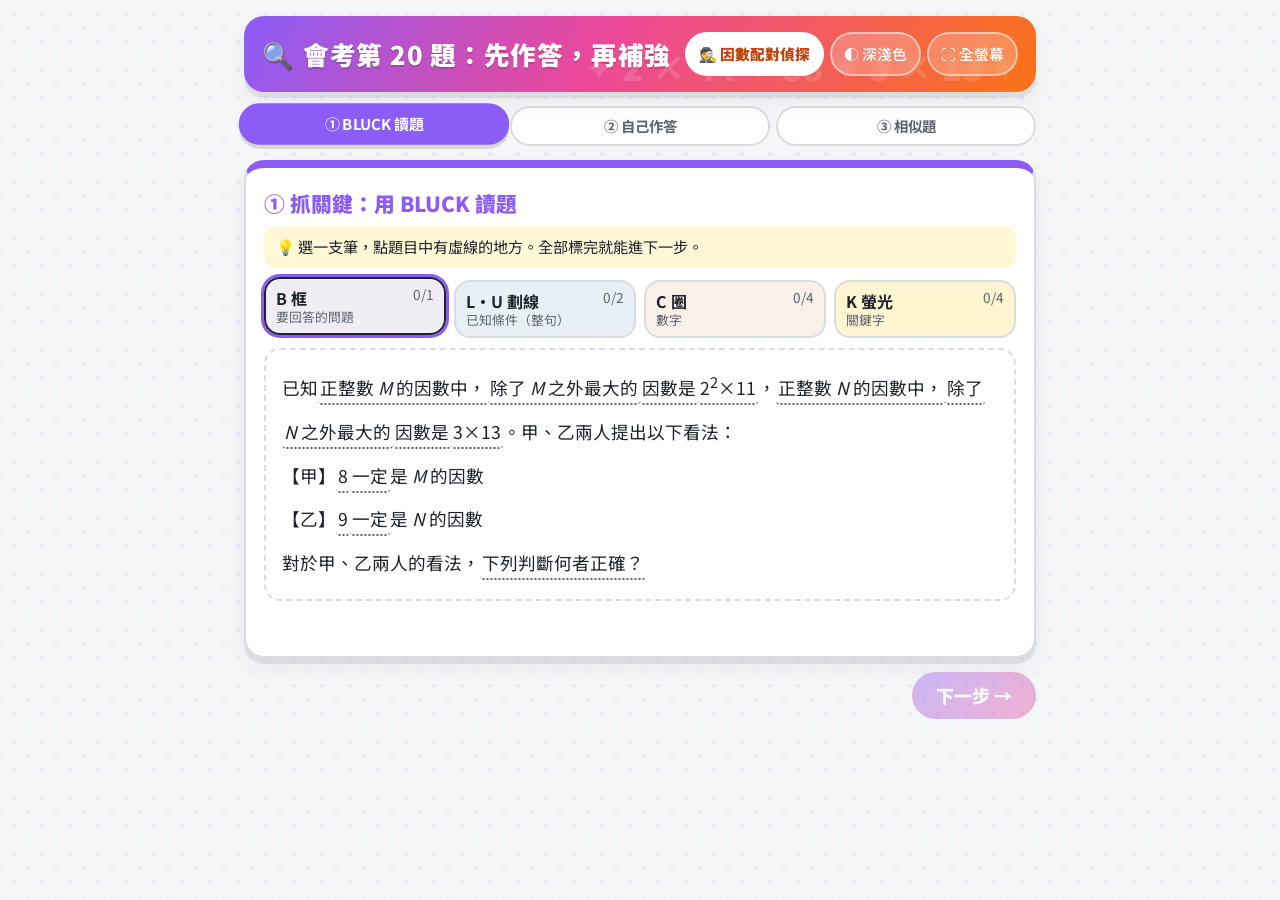
<file: cap115-q20-adaptive/index.html>
<!DOCTYPE html>
<html lang="zh-Hant">
<head>
<meta charset="UTF-8">
<meta name="viewport" content="width=device-width, initial-scale=1">
<title>會考第 20 題：先作答，再補強</title>
<link rel="preconnect" href="https://fonts.googleapis.com">
<link rel="preconnect" href="https://fonts.gstatic.com" crossorigin>
<link href="https://fonts.googleapis.com/css2?family=Noto+Sans+TC:wght@400;500;700;900&display=swap" rel="stylesheet">
<style>
:root{
  --bg:#f4f6f8; --panel:#fff; --ink:#1d232b; --muted:#5b6470; --line:#d9dde2; --soft:#f1f3f5;
  --accent:#1f5f99; --accent-soft:#e8f0f8; --ok:#2c7a4b; --ok-soft:#e6f4ea; --alert:#c23a32; --alert-soft:#fbeceb;
  --mB:#7a4fa0; --mL:#1f5f99; --mC:#c9622f; --mK:#ffe066; --mK-ink:#5c4600; --on-accent:#fff;
}
@media (prefers-color-scheme: dark){
  :root:not([data-theme="light"]){
    --bg:#14181d; --panel:#1b2027; --ink:#e6e9ee; --muted:#9aa4b1; --line:#343c47; --soft:#232a33;
    --accent:#6fa8dc; --accent-soft:#1f2b38; --ok:#6cc28f; --ok-soft:#1d3326; --alert:#ef7a70; --alert-soft:#3a2120;
    --mB:#c3a2e3; --mL:#6fa8dc; --mC:#e88a5a; --mK:#7a6410; --mK-ink:#ffe8a3; --on-accent:#0f1720; color-scheme:dark;
  }
}
:root[data-theme="dark"]{
  --bg:#14181d; --panel:#1b2027; --ink:#e6e9ee; --muted:#9aa4b1; --line:#343c47; --soft:#232a33;
  --accent:#6fa8dc; --accent-soft:#1f2b38; --ok:#6cc28f; --ok-soft:#1d3326; --alert:#ef7a70; --alert-soft:#3a2120;
  --mB:#c3a2e3; --mL:#6fa8dc; --mC:#e88a5a; --mK:#7a6410; --mK-ink:#ffe8a3; --on-accent:#0f1720; color-scheme:dark;
}
*,*::before,*::after{box-sizing:border-box}
body{margin:0;background:var(--bg);color:var(--ink);font-family:"Noto Sans TC","PingFang TC","Microsoft JhengHei",system-ui,sans-serif;line-height:1.7;font-size:18px}
.wrap{max-width:820px;margin:0 auto;padding:16px 14px 40px}
.top{display:flex;justify-content:space-between;align-items:center;gap:10px;flex-wrap:wrap}
h1{font-size:clamp(1.25rem,3vw,1.6rem);font-weight:900;margin:0}
button{font:inherit;color:inherit}
.btn{min-height:44px;padding:6px 16px;border-radius:10px;border:1px solid var(--line);background:var(--panel);cursor:pointer;font-weight:500}
.btn:hover{border-color:var(--accent)}
.btn.primary{background:var(--accent);border-color:var(--accent);color:var(--on-accent)}
.btn:disabled{opacity:.4;cursor:not-allowed}
.btn:focus-visible,.tok:focus-visible,input:focus-visible,.key:focus-visible{outline:3px solid var(--accent);outline-offset:2px}
.tools{display:flex;gap:6px}
.tools .btn{padding:6px 12px;font-size:.92rem}

/* progress */
.prog{display:flex;gap:6px;margin:14px 0}
.prog div{flex:1;text-align:center;font-size:.9rem;padding:6px 4px;border-radius:10px;background:var(--panel);border:2px solid var(--line);color:var(--muted);font-weight:700}
.prog div.on{border-color:var(--accent);color:var(--accent);background:var(--accent-soft)}
.prog div.done{border-color:var(--ok);color:var(--ok)}

.card{background:var(--panel);border:1px solid var(--line);border-radius:14px;padding:18px}
.card h2{margin:0 0 4px;font-size:1.2rem}
.goal{margin:0 0 12px;color:var(--muted);font-size:.95rem}
.hidden{display:none!important}
.nav{display:flex;justify-content:space-between;margin-top:14px;gap:8px}

/* problem */
.paper{border:1px solid var(--line);border-radius:10px;padding:14px 16px;background:var(--soft);font-size:1.1rem;line-height:2.5}
.tok{border-radius:4px;padding:3px 2px;cursor:pointer;border-bottom:2px dotted var(--muted);-webkit-box-decoration-break:clone;box-decoration-break:clone}
.tok:hover{background:var(--accent-soft)}
.tok.got{cursor:default;border-bottom-color:transparent}
.tok.got:hover{background:none}
.m-K{background:var(--mK)!important;color:var(--mK-ink)}
.m-L{text-decoration:underline;text-decoration-color:var(--mL);text-decoration-thickness:3px;text-underline-offset:7px}
.m-C{border:2.5px solid var(--mC)!important;border-radius:999px;padding:1px 8px}
.m-B{outline:2.5px solid var(--mB);outline-offset:2px}
.shake{animation:shake .35s}
@keyframes shake{25%,75%{transform:translateX(-5px)}50%{transform:translateX(5px)}}
.tok.shake{display:inline-block}
.palette{display:grid;grid-template-columns:repeat(4,1fr);gap:8px;margin-bottom:10px}
@media(max-width:600px){.palette{grid-template-columns:repeat(2,1fr)}}
.pen{min-height:58px;border-radius:12px;border:2px solid var(--line);background:var(--panel);cursor:pointer;text-align:left;padding:6px 10px;line-height:1.3}
.pen b{font-size:1rem}.pen small{display:block;color:var(--muted);font-size:.8rem}
.pen .cnt{float:right;font-size:.85rem;color:var(--muted)}
.pen.on{border-color:var(--ink);box-shadow:0 0 0 3px var(--accent-soft)}
.pen.full .cnt{color:var(--ok);font-weight:700}
.msg{min-height:1.7em;margin-top:10px;font-size:.98rem}
.msg.ok{color:var(--ok)}.msg.no{color:var(--alert)}

/* step 2 */
.frow{display:grid;grid-template-columns:64px 1fr;gap:10px;align-items:start;padding:12px 0;border-top:1px solid var(--line)}
.frow:first-of-type{border-top:none}
.frow .n{font-size:1.5rem;font-weight:900;text-align:center;padding-top:4px}
.irow{display:flex;gap:6px}
.irow .btn{flex:none;white-space:nowrap}
input{font:inherit;font-size:1.05rem;min-height:44px;padding:6px 10px;border:1px solid var(--line);border-radius:8px;background:var(--panel);color:var(--ink);width:100%}
input:disabled{background:var(--soft)}
.fb{font-size:.9rem;margin-top:4px}
.fb.ok{color:var(--ok)}.fb.no{color:var(--alert)}
.pairs{display:flex;flex-wrap:wrap;gap:4px;margin-top:6px;font-size:.95rem}
.pairs span{background:var(--soft);border-radius:6px;padding:0 8px}
.pairs span.hl{background:var(--mK);color:var(--mK-ink);font-weight:700}
.verdict{margin-top:6px;font-weight:700}
.note{background:var(--accent-soft);border-radius:10px;padding:10px 14px;margin-top:12px}
.note p{margin:2px 0}

/* step 3 */
.lockq{font-size:1.15rem;margin:6px 0 8px}
.keys{display:flex;gap:10px;flex-wrap:wrap;align-items:center}
.key{width:76px;height:64px;border-radius:12px;border:2px solid var(--line);background:var(--panel);font-size:1.4rem;font-weight:900;cursor:pointer;line-height:1.1}
.key small{display:block;font-size:.75rem;color:var(--muted);font-weight:400}
.key.on{border-color:var(--accent);background:var(--accent-soft)}
.key.good{border-color:var(--ok);background:var(--ok-soft)}
.key:disabled{cursor:default}
.sub{border-top:1px solid var(--line);margin-top:14px;padding-top:12px}
.rule{background:var(--ok-soft);border-radius:10px;padding:10px 14px;margin-top:12px;font-weight:700;text-align:center}

/* step 4 */
.judge{display:grid;grid-template-columns:1fr auto;gap:10px;align-items:center;padding:10px 0;border-top:1px solid var(--line)}
.judge:first-of-type{border-top:none}
.judge .row{display:flex;gap:6px}
.judge .btn.sel-ok{border-color:var(--ok);background:var(--ok-soft);color:var(--ok);font-weight:700}
.summary{border:2px solid var(--accent);border-radius:14px;padding:14px 16px;margin-top:14px}
.summary h3{margin:0 0 8px}
.summary ol{margin:0;padding-left:1.4em}
.summary li{margin:4px 0}
.ss{border-left:4px solid var(--line);padding:4px 0 4px 12px;margin:10px 0}
.ss.on{border-left-color:var(--accent)}.ss.ok{border-left-color:var(--ok)}
.ss .lab{font-weight:700;color:var(--accent);margin-right:6px}
.inl{display:inline-flex;gap:6px;align-items:center;flex-wrap:wrap}
.inl input{width:110px}
.chips{display:flex;gap:8px;flex-wrap:wrap;margin-top:6px}
.chip{min-height:44px;min-width:64px;border-radius:10px;border:2px solid var(--line);background:var(--panel);font-size:1.1rem;font-weight:700;cursor:pointer;padding:0 12px}
.chip.del{text-decoration:line-through;color:var(--muted);border-style:dashed;cursor:default}
.chip.yes{border-color:var(--ok);color:var(--ok);background:var(--ok-soft);cursor:default}
.chip.no{border-color:var(--alert);color:var(--alert);text-decoration:line-through;cursor:default}
.t5{font-size:1rem;margin:4px 0 8px}.t5 b{color:var(--accent)}
.opts5{display:grid;grid-template-columns:1fr 1fr;gap:8px}
@media(max-width:560px){.opts5{grid-template-columns:1fr}}
.opts5 .btn{text-align:left;min-height:48px}
.opts5 .btn.right{border-color:var(--ok);background:var(--ok-soft);color:var(--ok);font-weight:700}
.opts5 .btn.wrong{border-color:var(--alert);color:var(--alert);text-decoration:line-through}
@media (prefers-reduced-motion: reduce){*{animation:none!important;transition:none!important}}

/* ================= 活潑風格層（只改外觀） ================= */
:root{--c1:#8b5cf6;--c2:#0ea5e9;--c3:#f97316;--c4:#10b981;--c5:#ec4899;--pop:#fff7d6;--shadow:0 6px 0 rgba(29,35,43,.08),0 10px 24px rgba(29,35,43,.06)}
@media (prefers-color-scheme: dark){:root:not([data-theme="light"]){--pop:#3a3220;--shadow:0 6px 0 rgba(0,0,0,.35)}}
:root[data-theme="dark"]{--pop:#3a3220;--shadow:0 6px 0 rgba(0,0,0,.35)}
body{background-color:var(--bg);background-image:radial-gradient(rgba(139,92,246,.10) 1.6px,transparent 1.6px),radial-gradient(rgba(14,165,233,.08) 1.6px,transparent 1.6px);background-size:28px 28px;background-position:0 0,14px 14px}
.top{position:relative;overflow:hidden;background:linear-gradient(120deg,#8b5cf6,#ec4899 45%,#f97316);border-radius:20px;padding:16px 18px;box-shadow:var(--shadow)}
.top h1{color:#fff;text-shadow:0 2px 0 rgba(0,0,0,.15);letter-spacing:.03em}
.top h1::before{content:"🔍";margin-right:8px}
.top::after{content:"✦ 2 × 44 ✦ 88 ✦ 3 × 13 ✦";position:absolute;right:16px;bottom:-4px;font-size:2.2rem;font-weight:900;color:rgba(255,255,255,.14);white-space:nowrap;pointer-events:none}
.top .tools{position:relative;z-index:1}
.top .tools .btn{background:rgba(255,255,255,.22);border-color:rgba(255,255,255,.5);color:#fff;backdrop-filter:blur(4px)}
.top .tools .btn:hover{background:rgba(255,255,255,.35)}
/* progress */
.prog div{border-radius:999px;border-width:2px;transition:transform .2s}
.prog div:nth-child(1){--c:var(--c1)}.prog div:nth-child(2){--c:var(--c2)}.prog div:nth-child(3){--c:var(--c3)}.prog div:nth-child(4){--c:var(--c4)}.prog div:nth-child(5){--c:var(--c5)}
.prog div.on{border-color:var(--c);color:#fff;background:var(--c);transform:translateY(-2px) scale(1.04);box-shadow:0 4px 0 rgba(0,0,0,.12)}
.prog div.done{border-color:var(--c);color:var(--c);background:var(--panel)}
.prog div.done::after{content:" ⭐"}
/* cards per step */
#s1{--c:var(--c1)}#s2{--c:var(--c2)}#s3{--c:var(--c3)}#s4{--c:var(--c4)}#s5{--c:var(--c5)}
.card{border:2px solid var(--line);border-top:8px solid var(--c,var(--accent));border-radius:20px;box-shadow:var(--shadow);animation:rise .35s ease-out}
@keyframes rise{from{transform:translateY(12px)}to{transform:none}}
.card h2{color:var(--c,var(--accent));font-size:1.3rem;font-weight:900}
.goal{background:var(--pop);border-radius:12px;padding:8px 12px;color:var(--ink)!important}
.goal::before{content:"💡 "}
/* buttons */
.btn{border-radius:999px;border-width:2px;transition:transform .12s,box-shadow .12s}
.btn:not(:disabled):hover{transform:translateY(-2px);box-shadow:0 4px 0 rgba(0,0,0,.08)}
.btn:not(:disabled):active{transform:translateY(1px)}
.btn.primary{background:linear-gradient(135deg,var(--c,var(--accent)),var(--accent));border-color:transparent;color:#fff}
#next.btn.primary{background:linear-gradient(135deg,#8b5cf6,#ec4899);font-weight:900;padding:6px 22px}
/* BLUCK pens */
.pen{border-radius:16px;transition:transform .15s}
.pen[data-k="B"]{background:rgba(122,79,160,.10)}.pen[data-k="L"]{background:rgba(31,95,153,.10)}
.pen[data-k="C"]{background:rgba(201,98,47,.10)}.pen[data-k="K"]{background:rgba(255,224,102,.30)}
.pen:hover{transform:translateY(-3px) rotate(-1deg)}
.pen.on{transform:translateY(-3px);box-shadow:0 0 0 3px var(--c1)}
.pen.full{border-color:var(--ok)}.pen.full .cnt::after{content:" 🎉"}
.paper{border:2px dashed var(--line);border-radius:16px;background:var(--panel)}
.tok.got{animation:pop .3s}
@keyframes pop{50%{transform:scale(1.12)}}
/* sub-steps */
.ss{border-left-width:6px;border-radius:0 14px 14px 0;background:rgba(14,165,233,.05);padding:8px 12px;margin:10px 0}
.ss.on{border-left-color:var(--c2);background:rgba(14,165,233,.10)}
.ss.ok{border-left-color:var(--ok);background:rgba(16,185,129,.07)}
.ss .lab{display:inline-flex;align-items:center;justify-content:center;width:26px;height:26px;border-radius:50%;background:var(--c2);color:#fff;font-size:.9rem}
.ss.ok .lab{background:var(--ok)}
#s5 .ss.on{border-left-color:var(--c5);background:rgba(236,72,153,.08)}#s5 .ss .lab{background:var(--c5)}#s5 .ss.ok .lab{background:var(--ok)}
.chip{border-radius:999px;transition:transform .15s}
.chip:not(.del):not(.yes):not(.no):hover{transform:translateY(-3px);border-color:var(--c2)}
.chip.yes{animation:pop .35s}.chip.yes::after{content:" ✓"}
.chip.no{animation:pop .35s}
.pairs span{border-radius:999px;padding:1px 10px}
.pairs span.hl{box-shadow:0 0 0 3px rgba(255,200,0,.45);animation:pop .4s}
/* keys */
.key{border-radius:18px;border-width:3px;box-shadow:0 4px 0 rgba(0,0,0,.08);transition:transform .15s}
.key:nth-child(1){background:rgba(139,92,246,.10)}.key:nth-child(2){background:rgba(14,165,233,.10)}
.key:nth-child(3){background:rgba(249,115,22,.10)}.key:nth-child(4){background:rgba(236,72,153,.10)}
.key::before{content:"🔑";display:block;font-size:.8rem}
.key:not(:disabled):hover{transform:translateY(-3px) rotate(-3deg)}
.key.on{transform:translateY(-4px);border-color:var(--c3)}
.key.good{animation:pop .4s}
.rule{background:linear-gradient(120deg,rgba(16,185,129,.18),rgba(14,165,233,.18));border:2px solid var(--ok);border-radius:14px}
.rule::before{content:"✨ "}
.fb.ok,.msg.ok{animation:rise .25s}
.judge{border-radius:12px;padding:10px 8px}
.summary{border:3px solid transparent;border-radius:20px;background:linear-gradient(var(--panel),var(--panel)) padding-box,linear-gradient(120deg,#8b5cf6,#ec4899,#f97316) border-box;animation:rise .4s}
.summary h3{font-size:1.2rem}
.note{border-radius:14px;background:linear-gradient(120deg,rgba(14,165,233,.12),rgba(139,92,246,.12))}
.opts5 .btn{border-radius:16px}
@media(max-width:540px){
  .prog{gap:4px}.prog div{font-size:.74rem;padding:5px 2px;white-space:nowrap}
  .prog div.done::after{content:""}.prog div.done{background:var(--ok-soft)}
  .judge{grid-template-columns:1fr}.judge .row{justify-content:flex-end}
  .top::after{display:none}
}
#confetti{position:fixed;inset:0;pointer-events:none;z-index:50}
@media (prefers-reduced-motion: reduce){*{animation:none!important;transition:none!important}}

.gcard{border:2px solid var(--line);border-radius:16px;padding:12px 14px;margin-top:12px;background:var(--panel)}
.gcard h3{margin:0 0 8px;font-size:1.1rem;color:var(--c2)}
.ex{border-radius:12px;padding:8px 12px;margin:8px 0}
.ex.pos{background:rgba(16,185,129,.10);border-left:5px solid var(--ok)}
.ex.neg{background:rgba(249,115,22,.10);border-left:5px solid var(--c3)}
.ex .tagx{font-weight:900;margin-right:6px}
.opts2{display:grid;grid-template-columns:1fr 1fr;gap:8px;margin-top:12px}
@media(max-width:560px){.opts2{grid-template-columns:1fr}}
.opts2 .btn{text-align:left;min-height:48px;border-radius:16px}
.opts2 .btn.right{border-color:var(--ok);background:var(--ok-soft);color:var(--ok);font-weight:700}
.opts2 .btn.wrong{border-color:var(--alert);color:var(--alert);text-decoration:line-through}
.opts2 .btn.right:disabled,.opts2 .btn.wrong:disabled{opacity:1}
.why .btn{display:block;width:100%;text-align:left;margin-top:6px;border-radius:14px}
.paper.static .tok{cursor:default;border-bottom-color:transparent}
.timebox{font-size:.95rem;color:var(--muted);margin-top:6px}
.pb{display:flex;gap:6px;flex-wrap:wrap;margin:8px 0}
.pcol{display:flex;flex-direction:column;align-items:center;gap:0;border:2px solid var(--line);border-radius:14px;padding:4px;background:var(--panel)}
.pcol .lnk{width:3px;height:12px;background:var(--line)}
.pc{display:flex;align-items:center;justify-content:center;min-height:40px;min-width:50px;border-radius:10px;background:var(--soft);font-size:1.05rem;font-weight:700}
.pc:disabled{cursor:default}
.pcol.p2{border-color:var(--ok);background:var(--ok-soft)}
.pcol.p2 .lnk{background:var(--ok)}
.pcol.pk{border-color:var(--c3)}
.pc.hit{background:var(--ok);color:#fff}
.pc.kk{background:rgba(249,115,22,.25)}
.plab{font-size:.72rem;color:var(--muted);text-align:center}
.pitem{border-top:1px dashed var(--line);padding-top:8px;margin-top:8px}
.pitem:first-of-type{border-top:none}
.pitem .ttl{font-weight:900}
.rankrow{display:flex;flex-wrap:wrap;gap:6px;margin:8px 0}
.rk{min-height:48px;min-width:56px;border-radius:12px;border:2px solid var(--line);background:var(--panel);font-size:1.05rem;font-weight:700;cursor:pointer;position:relative;padding:4px 10px 14px}
.rk small{position:absolute;left:0;right:0;bottom:1px;font-size:.68rem;font-weight:500;color:var(--muted)}
.rk.k2{border-color:var(--ok);background:var(--ok-soft);color:var(--ok)}
.rk.k{border-color:var(--c3);background:rgba(249,115,22,.12);color:var(--c3)}
.rk:disabled{cursor:default;opacity:1}
.think{background:var(--pop);border-radius:12px;padding:8px 12px;margin:6px 0}
.top .tools a.btn{display:inline-flex;align-items:center;text-decoration:none;background:rgba(255,255,255,.22);border-color:rgba(255,255,255,.5);color:#fff;font-size:.92rem;padding:6px 12px}
.top .tools a.detective{background:#fff;color:#c2410c;font-weight:900;border-color:#fff}
.top .tools{flex-wrap:wrap;justify-content:flex-end}
.morelink{display:inline-flex;align-items:center;gap:6px;margin-top:10px;min-height:44px;padding:6px 16px;border-radius:999px;border:2px solid var(--c3);color:var(--c3);font-weight:700;text-decoration:none}
</style>
</head>
<body>
<canvas id="confetti" aria-hidden="true"></canvas>
<div class="wrap">
  <div class="top">
    <h1>會考第 20 題：先作答，再補強</h1>
    <div class="tools"><a class="btn detective" href="https://chunhui0531-lab.github.io/teaching-hub/factor-pair-detective/" target="_blank" rel="noopener">🕵️ 因數配對偵探</a><button class="btn" id="themeBtn">◐ 深淺色</button><button class="btn" id="fsBtn">⛶ 全螢幕</button></div>
  </div>
  <div class="prog" id="prog"><div>① BLUCK 讀題</div><div>② 自己作答</div><div>③ 相似題</div></div>

  <section class="card" id="s1">
    <h2>① 抓關鍵：用 BLUCK 讀題</h2>
    <p class="goal">選一支筆，點題目中有虛線的地方。全部標完就能進下一步。</p>
    <div class="palette" id="palette"></div>
    <div class="paper" id="paper"></div>
    <div class="msg" id="msg1"></div>
  </section>

  <!-- STEP 2 -->
  <section class="card hidden" id="s2">
    <h2>② 自己作答</h2>
    <p class="goal">不給提示，用你標好的重點自己解題。答對就通過；答錯會針對你的想法補強。</p>
    <div class="paper static" id="paper2"></div>
    <div class="opts2" id="opts2"></div>
    <div class="msg" id="msg2"></div>
    <div id="area2"></div>
  </section>

  <!-- STEP 3 -->
  <section class="card hidden" id="s3">
    <h2>③ 相似題：自己來</h2>
    <p class="goal">一樣先用 BLUCK 標重點，再直接作答。</p>
    <div class="palette" id="palette3"></div>
    <div class="paper" id="paper3"></div>
    <div class="msg" id="msg3"></div>
    <div class="hidden" id="ans3">
      <div class="opts2" id="opts3"></div>
      <div class="msg" id="msg3b"></div>
      <div id="area3"></div>
    </div>
  </section>

  <div class="nav"><button class="btn" id="prev">← 上一步</button><button class="btn primary" id="next" disabled>下一步 →</button></div>
</div>
<script>
const $=id=>document.getElementById(id);
$('themeBtn').onclick=()=>{const r=document.documentElement;const d=r.dataset.theme?r.dataset.theme==='dark':matchMedia('(prefers-color-scheme: dark)').matches;r.dataset.theme=d?'light':'dark';};
$('fsBtn').onclick=()=>{try{document.fullscreenElement?document.exitFullscreen():document.documentElement.requestFullscreen().catch(()=>{});}catch(e){}};
const shake=el=>{el.classList.remove('shake');void el.offsetWidth;el.classList.add('shake');};

/* ---------- 彩帶（尊重減少動態） ---------- */
const cv=$('confetti'),cx=cv.getContext('2d');let parts=[],raf=null;
function confetti(k=70){if(matchMedia('(prefers-reduced-motion: reduce)').matches)return;cv.width=innerWidth;cv.height=innerHeight;
  const cols=['#8b5cf6','#0ea5e9','#f97316','#10b981','#ec4899','#facc15'];
  for(let i=0;i<k;i++)parts.push({x:innerWidth*(.3+Math.random()*.4),y:innerHeight*.3,vx:(Math.random()-.5)*12,vy:-Math.random()*10-4,r:Math.random()*6+4,c:cols[i%6],a:Math.random()*6,l:0});
  if(!raf)loop();}
function loop(){cx.clearRect(0,0,cv.width,cv.height);parts.forEach(p=>{p.vy+=.32;p.x+=p.vx;p.y+=p.vy;p.a+=.2;p.l++;cx.save();cx.translate(p.x,p.y);cx.rotate(p.a);cx.fillStyle=p.c;cx.fillRect(-p.r/2,-p.r/4,p.r,p.r/2);cx.restore();});
  parts=parts.filter(p=>p.y<cv.height+20&&p.l<200);raf=parts.length?requestAnimationFrame(loop):(cx.clearRect(0,0,cv.width,cv.height),null);}
/* ---------- step control ---------- */
let step=1,doneSteps=new Set();const T0=Date.now();
function show(n){step=n;[1,2,3].forEach(i=>$('s'+i).classList.toggle('hidden',i!==n));
  [...$('prog').children].forEach((d,i)=>{d.className=(i+1===n?'on':'')+(doneSteps.has(i+1)?' done':'');});
  $('prev').style.visibility=n===1?'hidden':'visible';$('next').style.visibility=n===3?'hidden':'visible';
  $('next').disabled=!doneSteps.has(n);if(n===2)$('paper2').innerHTML=$('paper').innerHTML;scrollTo({top:0});}
function complete(n){if(!doneSteps.has(n))confetti(n===3?160:70);doneSteps.add(n);if(step===n){$('next').disabled=false;[...$('prog').children][n-1].classList.add('done');}}
$('prev').onclick=()=>show(step-1);$('next').onclick=()=>show(step+1);
/* ---------- BLUCK（可重複使用） ---------- */
const PENS={B:{name:'B 框',desc:'要回答的問題'},L:{name:'L・U 劃線',desc:'已知條件（整句）'},C:{name:'C 圈',desc:'數字'},K:{name:'K 螢光',desc:'關鍵字'}};
const HINT={B:'這是題目要我們回答的問題',L:'這是已知條件的一部分',C:'這是要注意的數字',K:'這個詞會改變答案，是關鍵字'};
function bluck(paper,palette,msg,P,need,doneText,onDone){
  const have={B:0,L:0,C:0,K:0},marks=[],lined={};let pen='B';
  const say=(t,c)=>{msg.className='msg '+c;msg.innerHTML=t;};
  function pal(){palette.innerHTML=Object.entries(PENS).map(([k,p])=>`<button class="pen${k===pen?' on':''}${have[k]===need[k]?' full':''}" data-k="${k}"><span class="cnt">${have[k]}/${need[k]}</span><b>${p.name}</b><small>${p.desc}</small></button>`).join('');
    palette.querySelectorAll('.pen').forEach(b=>b.onclick=()=>{pen=b.dataset.k;pal();});}
  function draw(){let h='';P.forEach((t,i)=>{
      if(typeof t==='string'){h+=t;return;}
      const ms=marks[i]||new Set(),lineOn=t.g&&lined[t.g],fin=t.k==='L'?lineOn:ms.has(t.k);
      h+=`<span class="tok${[...ms].map(m=>' m-'+m).join('')}${lineOn?' m-L':''}${fin?' got':''}" data-i="${i}" ${fin?'':'role="button" tabindex="0"'}>${t.h}</span>`;});
    paper.innerHTML=h;
    paper.querySelectorAll('.tok:not(.got)').forEach(el=>{const go=()=>tap(+el.dataset.i,el);el.onclick=go;el.onkeydown=e=>{if(e.key==='Enter'||e.key===' '){e.preventDefault();go();}};});}
  function tap(i,el){const t=P[i];
    if(pen==='L'&&t.g){if(lined[t.g]){say('這一句已經劃過了，換別支筆試試。','no');return;}
      lined[t.g]=true;have.L++;say(`✓ 劃好第 ${have.L} 組條件：整句都是已知條件，不能只抄數字。`,'ok');}
    else if(t.k===pen&&pen!=='L'){(marks[i]=marks[i]||new Set()).add(pen);have[pen]++;say({B:'✓ 這就是要回答的問題。',C:'✓ 圈到數字了。',K:'✓ 關鍵字！'}[pen],'ok');}
    else{shake(el);say(`這裡不是用 ${PENS[pen].name}。提示：${HINT[t.k]}。`,'no');return;}
    pal();draw();
    if(Object.keys(need).every(k=>have[k]===need[k])){say(doneText,'ok');onDone();}}
  pal();draw();
}

/* ---------- 共用 ---------- */
const factors=n=>{const s=[],b=[];for(let i=1;i*i<=n;i++)if(n%i===0){s.push(i);if(i*i!==n)b.unshift(n/i);}return s.concat(b);};
const lpf=n=>{const f=factors(n);return f[f.length-2];};
const pairs=n=>{const f=factors(n);return f.slice(0,Math.ceil(f.length/2)).map(a=>`${a}×${n/a}`).join('、');};
const OPT=['(A) 甲、乙皆正確','(B) 甲、乙皆錯誤','(C) 甲正確，乙錯誤','(D) 甲錯誤，乙正確'];
const path=[];   // 記錄學生走過的路徑，最後顯示
const fmtTime=()=>{const s=Math.round((Date.now()-T0)/1000);return `${Math.floor(s/60)} 分 ${s%60} 秒`;};

/* 一正一反的補強卡：pos 正例(直接給)，neg 反例(學生填一格) */
function guide(box,g,onDone){
  const el=document.createElement('div');el.className='gcard';
  el.innerHTML=`<h3>🔍 ${g.title}</h3>
    <div class="ex pos"><span class="tagx">正例</span>${g.pos.n} 的因數配對：${pairs(g.pos.n)}<br>除了 ${g.pos.n} 以外最大的因數是 <b>${lpf(g.pos.n)}</b> ✓ ${g.pos.note}</div>
    <div class="ex neg"><span class="tagx">${g.negLabel||'反例'}</span>${g.neg.n} 的因數：${factors(g.neg.n).join(', ')}<br>
      除了 ${g.neg.n} 以外最大的因數是 <span class="inl"><input type="number" aria-label="${g.neg.n} 除了自己以外最大的因數"><button class="btn">確定</button></span>
      <div class="fb"></div></div>
    <div class="hidden res"></div>`;
  box.appendChild(el);
  const inp=el.querySelector('input'),btn=el.querySelector('.ex.neg .btn'),fb=el.querySelector('.ex.neg .fb'),res=el.querySelector('.res');
  inp.focus({preventScroll:true});el.scrollIntoView({behavior:matchMedia('(prefers-reduced-motion: reduce)').matches?'auto':'smooth',block:'center'});
  const go=()=>{if(!inp.value)return;const v=+inp.value,n=g.neg.n,ans=lpf(n);
    if(v!==ans){fb.className='fb no';fb.innerHTML=v===n?`要「除了 ${n} 自己」以外喔`:(g.trap&&v===g.trap?`${v} 是 ${n} 的因數沒錯，但它是「除了 ${n} 以外<b>最大</b>」的嗎？`:'從最大的那一端往回數第二個。');return;}
    inp.disabled=btn.disabled=true;fb.className='fb ok';fb.innerHTML=`✓ 是 ${ans}`;
    res.classList.remove('hidden');res.innerHTML=`<div class="note">${g.ok}</div><div class="rule">${g.rule}</div><div class="row" style="justify-content:flex-end;margin-top:8px"><button class="btn primary">繼續 →</button></div>`;
    res.querySelector('.btn').onclick=()=>{res.querySelector('.btn').disabled=true;onDone();};};
  btn.onclick=go;inp.onkeydown=e=>{if(e.key==='Enter')go();};
}

/* 排名卡：把反例的因數由大到小排，讓學生親手點出「第二大」 */
function guideRank(box,g,onDone){
  const n=g.neg.n,k=g.k,desc=factors(n).slice().reverse(),second=desc[1],kRank=desc.indexOf(k)+1;
  const posDesc=factors(g.pos.n).slice().reverse();
  const el=document.createElement('div');el.className='gcard';
  el.innerHTML=`<h3>🔍 ${g.title}</h3>
    ${g.think?`<div class="think">${g.think}</div>`:''}
    <div class="ex neg"><span class="tagx">檢查</span>題目說 ${k} 是 <i>${g.sym}</i>「除了自己以外<b>最大</b>」的因數，也就是<b>第二大</b>的因數。<br>
      把 ${n} 的因數<b>由大到小</b>排好了，請點出 ${n} 的<b>第二大</b>因數：
      <div class="rankrow">${desc.map(v=>`<button class="rk" data-v="${v}">${v}<small></small></button>`).join('')}</div>
      <div class="fb"></div></div>
    <div class="hidden res"></div>`;
  box.appendChild(el);el.scrollIntoView({behavior:matchMedia('(prefers-reduced-motion: reduce)').matches?'auto':'smooth',block:'center'});
  const fb=el.querySelector('.fb'),res=el.querySelector('.res'),rks=[...el.querySelectorAll('.rk')];
  const label=()=>rks.forEach((b,i)=>{b.querySelector('small').textContent=`第${i+1}大`;b.disabled=true;if(i===1)b.classList.add('k2');if(+b.dataset.v===k&&i!==1)b.classList.add('k');});
  rks.forEach(b=>b.onclick=()=>{const v=+b.dataset.v;
    if(v===second){label();fb.className='fb ok';
      fb.innerHTML=`✓ 第二大是 <b>${second}</b>。而 ${k} 在 ${n} 裡只排<b>第 ${kRank} 大</b>，不是第二大！`;
      res.classList.remove('hidden');
      res.innerHTML=`<div class="ex pos"><span class="tagx">對照</span>${g.pos.n} 的因數由大到小：${posDesc.slice(0,4).map((v,i)=>i===1?`<b>${v}</b>（第2大）`:v).join('、')}……<br>${k} 剛好是第二大 ✓，所以 ${g.pos.n} 才是 <i>${g.sym}</i>。</div>
        <div class="note">${g.ok}</div><div class="rule">${g.rule}</div><div class="row" style="justify-content:flex-end;margin-top:8px"><button class="btn primary">繼續 →</button></div>`;
      res.querySelector('.btn').onclick=()=>{res.querySelector('.btn').disabled=true;onDone();};}
    else if(v===n){fb.className='fb no';fb.innerHTML=`${n} 是第 1 大，題目要的是「除了自己以外」的最大，也就是第 2 個。`;shake(b);}
    else if(v===k){fb.className='fb no';fb.innerHTML=`你點了 ${k}，這正是很多人選錯的原因！${k} 是 ${n} 的因數沒錯，但數數看：${desc.slice(0,kRank).map((x,i)=>`第${i+1}大 ${x}`).join('、')}。${k} 排第幾？`;shake(b);}
    else{fb.className='fb no';fb.innerHTML=`從最大的 ${n} 開始往下數，第 2 個是哪一個？`;shake(b);}});
}

/* 配對板：只列出因數配對，由學生判斷，不直接給答案 */
function pairBoard(host,it,k,onDone){
  const n=it.n,f=factors(n),half=Math.ceil(f.length/2),ans=f[f.length-2],yes=ans===k;
  const d=document.createElement('div');d.className='pitem';
  d.innerHTML=`<div class="ttl">${it.title}</div>
    <div class="plab" style="text-align:left">${n} 的因數兩兩配對（上排小、下排大，相乘 ＝ ${n}）</div>
    <div class="pb">${f.slice(0,half).map((a,i)=>`<div class="pcol"><span class="pc">${a}</span>${a*a===n?'':`<span class="lnk"></span><span class="pc">${n/a}</span>`}<span class="plab">第 ${i+1} 組</span></div>`).join('')}</div>
    <div class="row"><button class="btn" data-a="1">可以</button><button class="btn" data-a="0">不可以</button></div>
    <div class="fb"></div>`;
  host.appendChild(d);d.scrollIntoView({behavior:matchMedia('(prefers-reduced-motion: reduce)').matches?'auto':'smooth',block:'nearest'});
  const fb=d.querySelector('.fb');let tries=0,done=false;
  d.querySelectorAll('[data-a]').forEach(b=>b.onclick=()=>{if(done)return;const pick=b.dataset.a==='1';
    if(pick===yes){done=true;b.classList.add('sel-ok');d.querySelectorAll('[data-a]').forEach(x=>x.disabled=true);fb.className='fb ok';fb.innerHTML='✓ 判斷正確';onDone();}
    else{tries++;shake(b);fb.className='fb no';
      fb.innerHTML=tries===1?`再想想：題目要 ${k} 是「除了自己以外<b>最大</b>」的因數。除了 ${n} 自己，${n} 最大的因數是哪一個？`
        :`看第 1 組是 ${n} 自己，除了它以外，最大的因數在第幾組？那個數是 ${k} 嗎？`;}});
}
function guidePairs(box,g,onDone){
  const el=document.createElement('div');el.className='gcard';
  el.innerHTML=`<h3>🔍 ${g.title}</h3>${g.think?`<div class="think">${g.think}</div>`:''}<div class="host"></div><div class="hidden res"></div>`;
  box.appendChild(el);el.scrollIntoView({behavior:matchMedia('(prefers-reduced-motion: reduce)').matches?'auto':'smooth',block:'center'});
  const host=el.querySelector('.host'),res=el.querySelector('.res');
  const step=i=>{if(i<g.items.length){pairBoard(host,g.items[i],g.k,()=>setTimeout(()=>step(i+1),250));return;}
    res.classList.remove('hidden');
    res.innerHTML=(g.obs?`<div class="why" style="margin-top:8px"><p style="margin:4px 0"><b>${g.obs.q}</b></p>${g.obs.opts.map((o,j)=>`<button class="btn" data-o="${j}">${o[0]}</button>`).join('')}<div class="fb"></div></div>`:'')+`<div class="after ${g.obs?'hidden':''}"><div class="note">${g.ok}</div><div class="rule">${g.rule}</div><div class="row" style="justify-content:flex-end;margin-top:8px"><button class="btn primary go">繼續 →</button></div></div>`;
    const after=res.querySelector('.after');
    res.querySelector('.go').onclick=()=>{res.querySelector('.go').disabled=true;onDone();};
    if(g.obs){let dn=false;res.querySelectorAll('[data-o]').forEach(b=>b.onclick=()=>{if(dn)return;const o=g.obs.opts[+b.dataset.o],fb=res.querySelector('.why .fb');
      if(o[1]){dn=true;b.classList.add('sel-ok');fb.className='fb ok';fb.innerHTML=o[2];after.classList.remove('hidden');}else{shake(b);fb.className='fb no';fb.innerHTML=o[2];}});}
  };
  step(0);
}
function runGuides(box,list,onDone){if(!list.length){onDone();return;}const g=list[0],next=()=>runGuides(box,list.slice(1),onDone);g.type==='pairs'?guidePairs(box,g,next):g.type==='rank'?guideRank(box,g,next):guide(box,g,next);}


/* 作答 + 一鍵說理 + 依選項分流 */
function quiz(cfg){
  const {opts,area,msg,correct,guidesFor,why,finish,explain}=cfg;let tries=0,locked=false;
  opts.innerHTML=OPT.map((o,i)=>`<button class="btn" data-i="${i}">${o}</button>`).join('');
  const btns=[...opts.querySelectorAll('.btn')];
  const lock=v=>{locked=v;btns.forEach(b=>b.disabled=v||b.classList.contains('wrong'));};
  const say=(t,c)=>{msg.className='msg '+c;msg.innerHTML=t;};
  const retry=()=>{lock(false);btns.forEach(b=>{if(!b.classList.contains('wrong'))b.disabled=false;});say('💪 現在再選一次答案。','ok');opts.scrollIntoView({behavior:'auto',block:'center'});};
  const pass=(how)=>{lock(true);path.push(how);finish(how);};
  btns.forEach(b=>b.onclick=()=>{if(locked)return;const i=+b.dataset.i;
    if(i===correct){b.classList.add('right');
      if(tries===0){lock(true);say('✓ 答對了！最後確認一下你的理由：','ok');
        const w=document.createElement('div');w.className='gcard why';
        w.innerHTML=`<h3>${why.q}</h3>`+why.opts.map((o,k)=>`<button class="btn" data-k="${k}">${o[0]}</button>`).join('')+'<div class="fb"></div>';
        area.appendChild(w);let done=false;
        w.querySelectorAll('[data-k]').forEach(x=>x.onclick=()=>{if(done)return;done=true;w.querySelectorAll('[data-k]').forEach(y=>y.disabled=true);const o=why.opts[+x.dataset.k];
          if(o[1]){x.classList.add('sel-ok');w.querySelector('.fb').className='fb ok';w.querySelector('.fb').innerHTML='✓ '+o[2];pass('一次答對，理由正確');}
          else{w.querySelector('.fb').className='fb no';w.querySelector('.fb').innerHTML=o[2];
            runGuides(area,o[3],()=>{say('補強完成！你已經理解了。','ok');pass('答對，但理由需補強');});}});
      } else {say('✓ 這次答對了！','ok');pass(`補強後答對（第 ${tries+1} 次作答）`);}
      return;}
    b.classList.add('wrong');tries++;lock(true);
    if(tries>=2){say('沒關係，我們一起看完整的解法：','no');const e=document.createElement('div');e.className='gcard';e.innerHTML=explain;area.appendChild(e);
      btns[correct].classList.add('right');pass('兩次未答對，看完整解法');return;}
    say(`你選了 ${OPT[i].slice(0,3)}。先看看下面的例子，再作答一次：`,'no');
    runGuides(area,guidesFor[i],retry);
  });
}

/* ---------- 原題的補強卡 ---------- */
const GB={type:'pairs',title:'M 可能是哪些數？',k:44,
  think:'你是不是這樣想：「M 是 44 的倍數，可以是 44、88、132……；8 不是 132 的因數，所以甲錯。」看看下面的因數配對，自己判斷 M 可以是這個數嗎？',
  items:[
   {n:44,title:'① M 可以是 44 嗎？',ok:'44 的第二大因數是 22，不是 44。題目要 44 是 M「除了自己以外」最大的因數，所以 <b>M 不是 44，M 一定比 44 大</b>。'},
   {n:88,title:'② M 可以是 88 嗎？',ok:'✓ 88 的第二大因數正好是 <b>44</b>（第 2 組，和 2 配對）→ <b>88 符合條件</b>。'},
   {n:132,title:'③ M 可以是 132 嗎？',ok:'✗ 132 的第二大因數是 <b>66</b>（和 2 配對）；44 在第 3 組（和 3 配對），只是第三大 → <b>132 不是 M</b>。'}],
  obs:{q:'看三個配對板：除了自己以外最大的因數，都在哪一組、和誰配對？',opts:[
    ['都在第 2 組，和第二小的因數（最小的質因數 2）配對',true,'✓ 對！小配大，第二小配第二大。'],
    ['和 1 配對',false,'和 1 配對的是原數自己（第 1 組）喔。'],
    ['不一定',false,'再看一次三個板子的第 2 組，上排都是幾？']]},
  ok:'用 132 推翻甲，是拿了不符合條件的數當反例，這個反駁不成立。選 (B) 時只想到「44 是 M 的因數」，卻忘了 44 必須是<b>第二大</b>。',
  rule:'原數 ＝ 第二大的因數 × 最小的質因數<br>44 已含質因數 2，只能乘 2 → M 只有 88，8 一定是 M 的因數'};
const GA={title:'N 只有 117 嗎？',pos:{n:117,note:'→ 117 符合條件'},neg:{n:78},negLabel:'再看一個',
  ok:'78 除了自己以外最大的因數也是 39，<b>78 也符合條件</b>！N 可能是 78，78 不是 9 的倍數，所以「9 一定是 N 的因數」不成立。',
  rule:'原數 ＝ 除了自己以外最大的因數 × 最小的質因數<br>39 的最小質因數是 3，可以乘 2 或 3 → N ＝ 78 或 117'};
const EXPLAIN2=`<h3>📘 完整解法</h3><p>M 除了自己以外最大的因數是 44，44＝2²×11 已含質因數 2，所以 M 只能是 44×2＝88，8 是 88 的因數，<b>甲正確</b>。</p><p>N 除了自己以外最大的因數是 39，39＝3×13，可以乘 2 或 3，N＝78 或 117；78 不是 9 的倍數，<b>乙錯誤</b>。答案 <b>(C)</b>。</p>`;

/* ---------- step 1 ---------- */
bluck($('paper'),$('palette'),$('msg1'),[
 '已知',{h:'正整數 <i>M</i> 的因數中，',k:'L',g:1},{h:'除了 <i>M</i> 之外最大的',k:'K',g:1},{h:'因數是',k:'L',g:1},{h:'2<sup>2</sup>×11',k:'C',g:1},'，',
 {h:'正整數 <i>N</i> 的因數中，',k:'L',g:2},{h:'除了 <i>N</i> 之外最大的',k:'K',g:2},{h:'因數是',k:'L',g:2},{h:'3×13',k:'C',g:2},'。甲、乙兩人提出以下看法：<br>',
 '【甲】',{h:'8',k:'C'},{h:'一定',k:'K'},'是 <i>M</i> 的因數<br>【乙】',{h:'9',k:'C'},{h:'一定',k:'K'},'是 <i>N</i> 的因數<br>對於甲、乙兩人的看法，',{h:'下列判斷何者正確？',k:'B'}
],{B:1,L:2,C:4,K:4},'🎉 標完了！下一步請你自己作答。',()=>complete(1));

/* ---------- step 2 ---------- */
quiz({opts:$('opts2'),area:$('area2'),msg:$('msg2'),correct:2,
  guidesFor:{0:[GA],1:[GB],3:[GB,GA]},
  why:{q:'為什麼甲「8 一定是 M 的因數」正確？',opts:[
    ['M 只能是 88，8 是 88 的因數',true,'沒錯！你真的懂了。'],
    ['M 是 44 的倍數，所以 8 一定是 M 的因數',false,'答案對了，但理由有問題：44 的倍數像 132，8 就不是它的因數。看看下面的例子：',[GB]],
    ['我是猜的',false,'誠實很好！我們用兩個例子確認一下：',[GB,GA]]]},
  explain:EXPLAIN2,
  finish:()=>{const d=document.createElement('div');d.className='summary';
    d.innerHTML=`<h3>🎯 答案 (C) 甲正確，乙錯誤</h3><p style="margin:0">原數 ＝ 除了自己以外最大的因數 × 最小的質因數。M 只有 88；N 有 78、117。<br>反例必須先符合題目條件：132 不是 M，78 是 N。</p>`;
    $('area2').appendChild(d);complete(2);}});

/* ---------- step 3：相似題 ---------- */
const G70={title:'P 一定是奇數嗎？',pos:{n:175,note:'→ 175 符合條件，是奇數'},neg:{n:70},negLabel:'再看一個',
  ok:'70 除了自己以外最大的因數也是 35，<b>70 也是 P</b>，而 70 是偶數，所以「P 一定是奇數」不成立，甲錯誤。',
  rule:'35 的最小質因數是 5，可以乘 2、3、5 → P ＝ 70、105、175'};
const G210={type:'pairs',title:'P 可能是 210 嗎？',k:35,
  think:'你是不是想到 P＝35×6＝210，比 200 大，所以乙錯？先檢查 210 有沒有符合條件。',
  items:[{n:210,title:'P 可以是 210 嗎？',ok:'✗ 210 的第二大因數是 <b>105</b>（和 2 配對），35 在第 5 組 → <b>210 不是 P</b>。'}],
  ok:'210 不能拿來推翻乙。P 最大是 175，小於 200，乙正確。',
  rule:'35 只能乘 2、3、5（不大於最小質因數 5）→ P 最大是 35×5＝175'};
bluck($('paper3'),$('palette3'),$('msg3'),[
 '已知',{h:'正整數 <i>P</i> 的因數中，',k:'L',g:1},{h:'除了 <i>P</i> 之外最大的',k:'K',g:1},{h:'因數是',k:'L',g:1},{h:'5×7',k:'C',g:1},'。甲、乙兩人提出以下看法：<br>',
 '【甲】<i>P</i> ',{h:'一定',k:'K'},'是奇數<br>【乙】<i>P</i> ',{h:'一定',k:'K'},'小於 ',{h:'200',k:'C'},'<br>對於甲、乙兩人的看法，',{h:'下列判斷何者正確？',k:'B'}
],{B:1,L:1,C:2,K:3},'✓ 標完了！直接作答吧。',()=>{$('ans3').classList.remove('hidden');});
quiz({opts:$('opts3'),area:$('area3'),msg:$('msg3b'),correct:3,
  guidesFor:{0:[G70],1:[G210],2:[G70,G210]},
  why:{q:'為什麼甲「P 一定是奇數」錯誤？',opts:[
    ['P 可能是 70，70 符合條件又是偶數',true,'沒錯！而且你找的反例有先檢查條件。'],
    ['P 可能是 140，140 是偶數',false,'140 的第二大因數是 70，不是 35，140 不是 P，這個反例無效。看看下面的例子：',[G70]],
    ['我是猜的',false,'誠實很好！我們用例子確認一下：',[G70,G210]]]},
  explain:`<h3>📘 完整解法</h3><p>35＝5×7，最小質因數是 5，可以乘 2、3、5 → P＝70、105、175。70 是偶數，<b>甲錯誤</b>；最大的 175 也小於 200，<b>乙正確</b>。答案 <b>(D)</b>。</p>`,
  finish:()=>{const d=document.createElement('div');d.className='summary';
    d.innerHTML=`<h3>🏅 完成！答案 (D) 甲錯誤，乙正確</h3><p style="margin:0">你的作答紀錄：</p><ol style="margin:4px 0 0"><li>原題：${path[0]||'—'}</li><li>相似題：${path[1]||'—'}</li></ol><p class="timebox">⏱ 完成時間：${fmtTime()}</p><a class="morelink" href="https://chunhui0531-lab.github.io/teaching-hub/factor-pair-detective/" target="_blank" rel="noopener">🕵️ 還想再練？去因數配對偵探闖關 →</a>`;
    $('area3').appendChild(d);complete(3);}});

show(1);
</script>
</body>
</html>
</file>
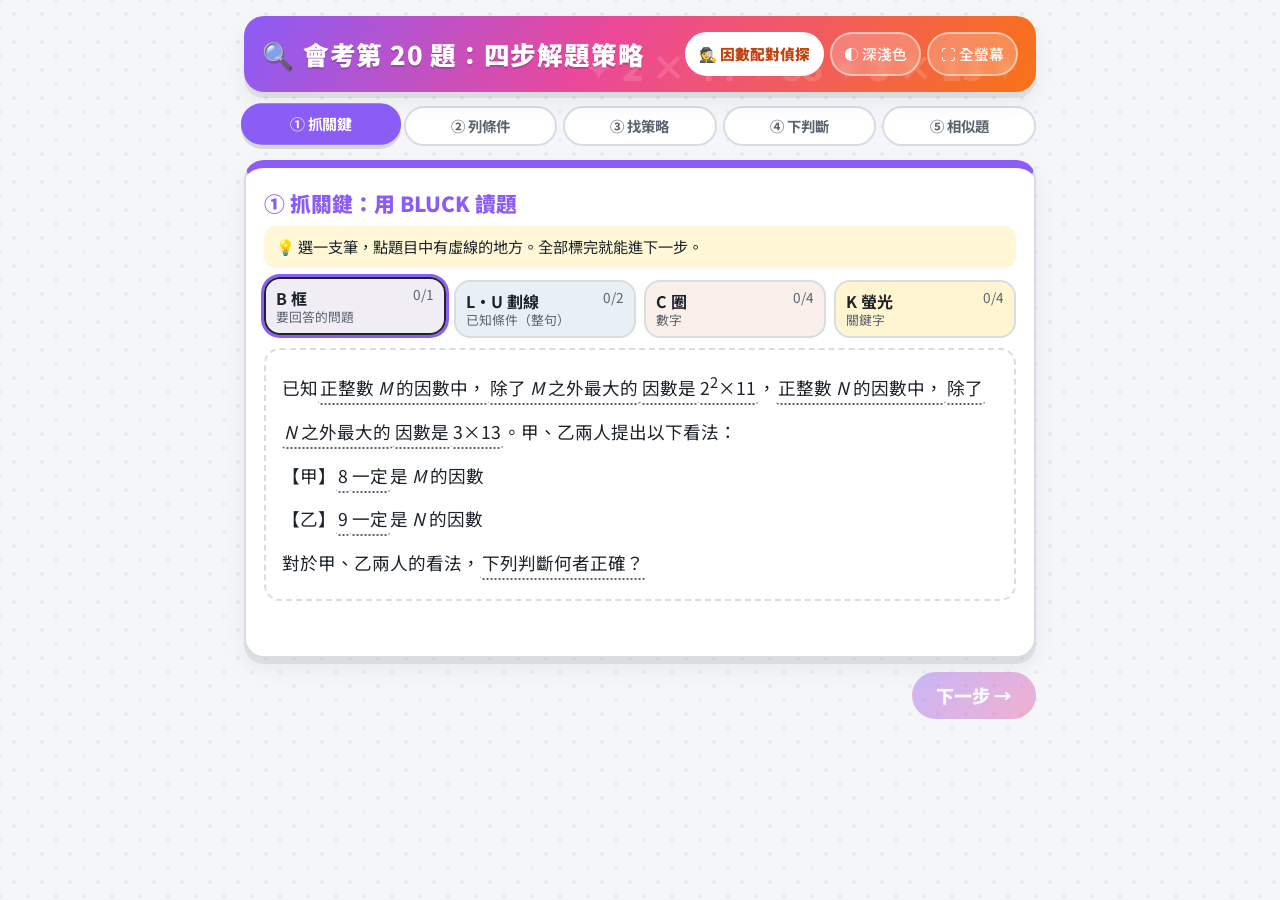
<file: cap115-q20-guided/index.html>
<!DOCTYPE html>
<html lang="zh-Hant">
<head>
<meta charset="UTF-8">
<meta name="viewport" content="width=device-width, initial-scale=1">
<title>會考第 20 題：四步解題策略</title>
<link rel="preconnect" href="https://fonts.googleapis.com">
<link rel="preconnect" href="https://fonts.gstatic.com" crossorigin>
<link href="https://fonts.googleapis.com/css2?family=Noto+Sans+TC:wght@400;500;700;900&display=swap" rel="stylesheet">
<style>
:root{
  --bg:#f4f6f8; --panel:#fff; --ink:#1d232b; --muted:#5b6470; --line:#d9dde2; --soft:#f1f3f5;
  --accent:#1f5f99; --accent-soft:#e8f0f8; --ok:#2c7a4b; --ok-soft:#e6f4ea; --alert:#c23a32; --alert-soft:#fbeceb;
  --mB:#7a4fa0; --mL:#1f5f99; --mC:#c9622f; --mK:#ffe066; --mK-ink:#5c4600; --on-accent:#fff;
}
@media (prefers-color-scheme: dark){
  :root:not([data-theme="light"]){
    --bg:#14181d; --panel:#1b2027; --ink:#e6e9ee; --muted:#9aa4b1; --line:#343c47; --soft:#232a33;
    --accent:#6fa8dc; --accent-soft:#1f2b38; --ok:#6cc28f; --ok-soft:#1d3326; --alert:#ef7a70; --alert-soft:#3a2120;
    --mB:#c3a2e3; --mL:#6fa8dc; --mC:#e88a5a; --mK:#7a6410; --mK-ink:#ffe8a3; --on-accent:#0f1720; color-scheme:dark;
  }
}
:root[data-theme="dark"]{
  --bg:#14181d; --panel:#1b2027; --ink:#e6e9ee; --muted:#9aa4b1; --line:#343c47; --soft:#232a33;
  --accent:#6fa8dc; --accent-soft:#1f2b38; --ok:#6cc28f; --ok-soft:#1d3326; --alert:#ef7a70; --alert-soft:#3a2120;
  --mB:#c3a2e3; --mL:#6fa8dc; --mC:#e88a5a; --mK:#7a6410; --mK-ink:#ffe8a3; --on-accent:#0f1720; color-scheme:dark;
}
*,*::before,*::after{box-sizing:border-box}
body{margin:0;background:var(--bg);color:var(--ink);font-family:"Noto Sans TC","PingFang TC","Microsoft JhengHei",system-ui,sans-serif;line-height:1.7;font-size:18px}
.wrap{max-width:820px;margin:0 auto;padding:16px 14px 40px}
.top{display:flex;justify-content:space-between;align-items:center;gap:10px;flex-wrap:wrap}
h1{font-size:clamp(1.25rem,3vw,1.6rem);font-weight:900;margin:0}
button{font:inherit;color:inherit}
.btn{min-height:44px;padding:6px 16px;border-radius:10px;border:1px solid var(--line);background:var(--panel);cursor:pointer;font-weight:500}
.btn:hover{border-color:var(--accent)}
.btn.primary{background:var(--accent);border-color:var(--accent);color:var(--on-accent)}
.btn:disabled{opacity:.4;cursor:not-allowed}
.btn:focus-visible,.tok:focus-visible,input:focus-visible,.key:focus-visible{outline:3px solid var(--accent);outline-offset:2px}
.tools{display:flex;gap:6px}
.tools .btn{padding:6px 12px;font-size:.92rem}

/* progress */
.prog{display:flex;gap:6px;margin:14px 0}
.prog div{flex:1;text-align:center;font-size:.9rem;padding:6px 4px;border-radius:10px;background:var(--panel);border:2px solid var(--line);color:var(--muted);font-weight:700}
.prog div.on{border-color:var(--accent);color:var(--accent);background:var(--accent-soft)}
.prog div.done{border-color:var(--ok);color:var(--ok)}

.card{background:var(--panel);border:1px solid var(--line);border-radius:14px;padding:18px}
.card h2{margin:0 0 4px;font-size:1.2rem}
.goal{margin:0 0 12px;color:var(--muted);font-size:.95rem}
.hidden{display:none!important}
.nav{display:flex;justify-content:space-between;margin-top:14px;gap:8px}

/* problem */
.paper{border:1px solid var(--line);border-radius:10px;padding:14px 16px;background:var(--soft);font-size:1.1rem;line-height:2.5}
.tok{border-radius:4px;padding:3px 2px;cursor:pointer;border-bottom:2px dotted var(--muted);-webkit-box-decoration-break:clone;box-decoration-break:clone}
.tok:hover{background:var(--accent-soft)}
.tok.got{cursor:default;border-bottom-color:transparent}
.tok.got:hover{background:none}
.m-K{background:var(--mK)!important;color:var(--mK-ink)}
.m-L{text-decoration:underline;text-decoration-color:var(--mL);text-decoration-thickness:3px;text-underline-offset:7px}
.m-C{border:2.5px solid var(--mC)!important;border-radius:999px;padding:1px 8px}
.m-B{outline:2.5px solid var(--mB);outline-offset:2px}
.shake{animation:shake .35s}
@keyframes shake{25%,75%{transform:translateX(-5px)}50%{transform:translateX(5px)}}
.tok.shake{display:inline-block}
.palette{display:grid;grid-template-columns:repeat(4,1fr);gap:8px;margin-bottom:10px}
@media(max-width:600px){.palette{grid-template-columns:repeat(2,1fr)}}
.pen{min-height:58px;border-radius:12px;border:2px solid var(--line);background:var(--panel);cursor:pointer;text-align:left;padding:6px 10px;line-height:1.3}
.pen b{font-size:1rem}.pen small{display:block;color:var(--muted);font-size:.8rem}
.pen .cnt{float:right;font-size:.85rem;color:var(--muted)}
.pen.on{border-color:var(--ink);box-shadow:0 0 0 3px var(--accent-soft)}
.pen.full .cnt{color:var(--ok);font-weight:700}
.msg{min-height:1.7em;margin-top:10px;font-size:.98rem}
.msg.ok{color:var(--ok)}.msg.no{color:var(--alert)}

/* step 2 */
.frow{display:grid;grid-template-columns:64px 1fr;gap:10px;align-items:start;padding:12px 0;border-top:1px solid var(--line)}
.frow:first-of-type{border-top:none}
.frow .n{font-size:1.5rem;font-weight:900;text-align:center;padding-top:4px}
.irow{display:flex;gap:6px}
.irow .btn{flex:none;white-space:nowrap}
input{font:inherit;font-size:1.05rem;min-height:44px;padding:6px 10px;border:1px solid var(--line);border-radius:8px;background:var(--panel);color:var(--ink);width:100%}
input:disabled{background:var(--soft)}
.fb{font-size:.9rem;margin-top:4px}
.fb.ok{color:var(--ok)}.fb.no{color:var(--alert)}
.pairs{display:flex;flex-wrap:wrap;gap:4px;margin-top:6px;font-size:.95rem}
.pairs span{background:var(--soft);border-radius:6px;padding:0 8px}
.pairs span.hl{background:var(--mK);color:var(--mK-ink);font-weight:700}
.verdict{margin-top:6px;font-weight:700}
.note{background:var(--accent-soft);border-radius:10px;padding:10px 14px;margin-top:12px}
.note p{margin:2px 0}

/* step 3 */
.lockq{font-size:1.15rem;margin:6px 0 8px}
.keys{display:flex;gap:10px;flex-wrap:wrap;align-items:center}
.key{width:76px;height:64px;border-radius:12px;border:2px solid var(--line);background:var(--panel);font-size:1.4rem;font-weight:900;cursor:pointer;line-height:1.1}
.key small{display:block;font-size:.75rem;color:var(--muted);font-weight:400}
.key.on{border-color:var(--accent);background:var(--accent-soft)}
.key.good{border-color:var(--ok);background:var(--ok-soft)}
.key:disabled{cursor:default}
.sub{border-top:1px solid var(--line);margin-top:14px;padding-top:12px}
.rule{background:var(--ok-soft);border-radius:10px;padding:10px 14px;margin-top:12px;font-weight:700;text-align:center}

/* step 4 */
.judge{display:grid;grid-template-columns:1fr auto;gap:10px;align-items:center;padding:10px 0;border-top:1px solid var(--line)}
.judge:first-of-type{border-top:none}
.judge .row{display:flex;gap:6px}
.judge .btn.sel-ok{border-color:var(--ok);background:var(--ok-soft);color:var(--ok);font-weight:700}
.summary{border:2px solid var(--accent);border-radius:14px;padding:14px 16px;margin-top:14px}
.summary h3{margin:0 0 8px}
.summary ol{margin:0;padding-left:1.4em}
.summary li{margin:4px 0}
.ss{border-left:4px solid var(--line);padding:4px 0 4px 12px;margin:10px 0}
.ss.on{border-left-color:var(--accent)}.ss.ok{border-left-color:var(--ok)}
.ss .lab{font-weight:700;color:var(--accent);margin-right:6px}
.inl{display:inline-flex;gap:6px;align-items:center;flex-wrap:wrap}
.inl input{width:110px}
.chips{display:flex;gap:8px;flex-wrap:wrap;margin-top:6px}
.chip{min-height:44px;min-width:64px;border-radius:10px;border:2px solid var(--line);background:var(--panel);font-size:1.1rem;font-weight:700;cursor:pointer;padding:0 12px}
.chip.del{text-decoration:line-through;color:var(--muted);border-style:dashed;cursor:default}
.chip.yes{border-color:var(--ok);color:var(--ok);background:var(--ok-soft);cursor:default}
.chip.no{border-color:var(--alert);color:var(--alert);text-decoration:line-through;cursor:default}
.t5{font-size:1rem;margin:4px 0 8px}.t5 b{color:var(--accent)}
.opts5{display:grid;grid-template-columns:1fr 1fr;gap:8px}
@media(max-width:560px){.opts5{grid-template-columns:1fr}}
.opts5 .btn{text-align:left;min-height:48px}
.opts5 .btn.right{border-color:var(--ok);background:var(--ok-soft);color:var(--ok);font-weight:700}
.opts5 .btn.wrong{border-color:var(--alert);color:var(--alert);text-decoration:line-through}
@media (prefers-reduced-motion: reduce){*{animation:none!important;transition:none!important}}

/* ================= 活潑風格層（只改外觀） ================= */
:root{--c1:#8b5cf6;--c2:#0ea5e9;--c3:#f97316;--c4:#10b981;--c5:#ec4899;--pop:#fff7d6;--shadow:0 6px 0 rgba(29,35,43,.08),0 10px 24px rgba(29,35,43,.06)}
@media (prefers-color-scheme: dark){:root:not([data-theme="light"]){--pop:#3a3220;--shadow:0 6px 0 rgba(0,0,0,.35)}}
:root[data-theme="dark"]{--pop:#3a3220;--shadow:0 6px 0 rgba(0,0,0,.35)}
body{background-color:var(--bg);background-image:radial-gradient(rgba(139,92,246,.10) 1.6px,transparent 1.6px),radial-gradient(rgba(14,165,233,.08) 1.6px,transparent 1.6px);background-size:28px 28px;background-position:0 0,14px 14px}
.top{position:relative;overflow:hidden;background:linear-gradient(120deg,#8b5cf6,#ec4899 45%,#f97316);border-radius:20px;padding:16px 18px;box-shadow:var(--shadow)}
.top h1{color:#fff;text-shadow:0 2px 0 rgba(0,0,0,.15);letter-spacing:.03em}
.top h1::before{content:"🔍";margin-right:8px}
.top::after{content:"✦ 2 × 44 ✦ 88 ✦ 3 × 13 ✦";position:absolute;right:16px;bottom:-4px;font-size:2.2rem;font-weight:900;color:rgba(255,255,255,.14);white-space:nowrap;pointer-events:none}
.top .tools{position:relative;z-index:1}
.top .tools .btn{background:rgba(255,255,255,.22);border-color:rgba(255,255,255,.5);color:#fff;backdrop-filter:blur(4px)}
.top .tools .btn:hover{background:rgba(255,255,255,.35)}
/* progress */
.prog div{border-radius:999px;border-width:2px;transition:transform .2s}
.prog div:nth-child(1){--c:var(--c1)}.prog div:nth-child(2){--c:var(--c2)}.prog div:nth-child(3){--c:var(--c3)}.prog div:nth-child(4){--c:var(--c4)}.prog div:nth-child(5){--c:var(--c5)}
.prog div.on{border-color:var(--c);color:#fff;background:var(--c);transform:translateY(-2px) scale(1.04);box-shadow:0 4px 0 rgba(0,0,0,.12)}
.prog div.done{border-color:var(--c);color:var(--c);background:var(--panel)}
.prog div.done::after{content:" ⭐"}
/* cards per step */
#s1{--c:var(--c1)}#s2{--c:var(--c2)}#s3{--c:var(--c3)}#s4{--c:var(--c4)}#s5{--c:var(--c5)}
.card{border:2px solid var(--line);border-top:8px solid var(--c,var(--accent));border-radius:20px;box-shadow:var(--shadow);animation:rise .35s ease-out}
@keyframes rise{from{transform:translateY(12px)}to{transform:none}}
.card h2{color:var(--c,var(--accent));font-size:1.3rem;font-weight:900}
.goal{background:var(--pop);border-radius:12px;padding:8px 12px;color:var(--ink)!important}
.goal::before{content:"💡 "}
/* buttons */
.btn{border-radius:999px;border-width:2px;transition:transform .12s,box-shadow .12s}
.btn:not(:disabled):hover{transform:translateY(-2px);box-shadow:0 4px 0 rgba(0,0,0,.08)}
.btn:not(:disabled):active{transform:translateY(1px)}
.btn.primary{background:linear-gradient(135deg,var(--c,var(--accent)),var(--accent));border-color:transparent;color:#fff}
#next.btn.primary{background:linear-gradient(135deg,#8b5cf6,#ec4899);font-weight:900;padding:6px 22px}
/* BLUCK pens */
.pen{border-radius:16px;transition:transform .15s}
.pen[data-k="B"]{background:rgba(122,79,160,.10)}.pen[data-k="L"]{background:rgba(31,95,153,.10)}
.pen[data-k="C"]{background:rgba(201,98,47,.10)}.pen[data-k="K"]{background:rgba(255,224,102,.30)}
.pen:hover{transform:translateY(-3px) rotate(-1deg)}
.pen.on{transform:translateY(-3px);box-shadow:0 0 0 3px var(--c1)}
.pen.full{border-color:var(--ok)}.pen.full .cnt::after{content:" 🎉"}
.paper{border:2px dashed var(--line);border-radius:16px;background:var(--panel)}
.tok.got{animation:pop .3s}
@keyframes pop{50%{transform:scale(1.12)}}
/* sub-steps */
.ss{border-left-width:6px;border-radius:0 14px 14px 0;background:rgba(14,165,233,.05);padding:8px 12px;margin:10px 0}
.ss.on{border-left-color:var(--c2);background:rgba(14,165,233,.10)}
.ss.ok{border-left-color:var(--ok);background:rgba(16,185,129,.07)}
.ss .lab{display:inline-flex;align-items:center;justify-content:center;width:26px;height:26px;border-radius:50%;background:var(--c2);color:#fff;font-size:.9rem}
.ss.ok .lab{background:var(--ok)}
#s5 .ss.on{border-left-color:var(--c5);background:rgba(236,72,153,.08)}#s5 .ss .lab{background:var(--c5)}#s5 .ss.ok .lab{background:var(--ok)}
.chip{border-radius:999px;transition:transform .15s}
.chip:not(.del):not(.yes):not(.no):hover{transform:translateY(-3px);border-color:var(--c2)}
.chip.yes{animation:pop .35s}.chip.yes::after{content:" ✓"}
.chip.no{animation:pop .35s}
.pairs span{border-radius:999px;padding:1px 10px}
.pairs span.hl{box-shadow:0 0 0 3px rgba(255,200,0,.45);animation:pop .4s}
/* keys */
.key{border-radius:18px;border-width:3px;box-shadow:0 4px 0 rgba(0,0,0,.08);transition:transform .15s}
.key:nth-child(1){background:rgba(139,92,246,.10)}.key:nth-child(2){background:rgba(14,165,233,.10)}
.key:nth-child(3){background:rgba(249,115,22,.10)}.key:nth-child(4){background:rgba(236,72,153,.10)}
.key::before{content:"🔑";display:block;font-size:.8rem}
.key:not(:disabled):hover{transform:translateY(-3px) rotate(-3deg)}
.key.on{transform:translateY(-4px);border-color:var(--c3)}
.key.good{animation:pop .4s}
.rule{background:linear-gradient(120deg,rgba(16,185,129,.18),rgba(14,165,233,.18));border:2px solid var(--ok);border-radius:14px}
.rule::before{content:"✨ "}
.fb.ok,.msg.ok{animation:rise .25s}
.judge{border-radius:12px;padding:10px 8px}
.summary{border:3px solid transparent;border-radius:20px;background:linear-gradient(var(--panel),var(--panel)) padding-box,linear-gradient(120deg,#8b5cf6,#ec4899,#f97316) border-box;animation:rise .4s}
.summary h3{font-size:1.2rem}
.note{border-radius:14px;background:linear-gradient(120deg,rgba(14,165,233,.12),rgba(139,92,246,.12))}
.opts5 .btn{border-radius:16px}
@media(max-width:540px){
  .prog{gap:4px}.prog div{font-size:.74rem;padding:5px 2px;white-space:nowrap}
  .prog div.done::after{content:""}.prog div.done{background:var(--ok-soft)}
  .judge{grid-template-columns:1fr}.judge .row{justify-content:flex-end}
  .top::after{display:none}
}
#confetti{position:fixed;inset:0;pointer-events:none;z-index:50}
@media (prefers-reduced-motion: reduce){*{animation:none!important;transition:none!important}}
.top .tools a.btn{display:inline-flex;align-items:center;text-decoration:none;font-size:.92rem;padding:6px 12px;min-height:44px}
.top .tools a.detective{background:#fff;color:#c2410c;font-weight:900;border-color:#fff}
.top .tools{flex-wrap:wrap;justify-content:flex-end}
</style>
</head>
<body>
<canvas id="confetti" aria-hidden="true"></canvas>
<div class="wrap">
  <div class="top">
    <h1>會考第 20 題：四步解題策略</h1>
    <div class="tools"><a class="btn detective" href="https://chunhui0531-lab.github.io/teaching-hub/factor-pair-detective/" target="_blank" rel="noopener">🕵️ 因數配對偵探</a><button class="btn" id="themeBtn">◐ 深淺色</button><button class="btn" id="fsBtn">⛶ 全螢幕</button></div>
  </div>
  <div class="prog" id="prog"><div>① 抓關鍵</div><div>② 列條件</div><div>③ 找策略</div><div>④ 下判斷</div><div>⑤ 相似題</div></div>

  <!-- STEP 1 -->
  <section class="card" id="s1">
    <h2>① 抓關鍵：用 BLUCK 讀題</h2>
    <p class="goal">選一支筆，點題目中有虛線的地方。全部標完就能進下一步。</p>
    <div class="palette" id="palette"></div>
    <div class="paper" id="paper"></div>
    <div class="msg" id="msg1"></div>
  </section>

  <!-- STEP 2 -->
  <section class="card hidden" id="s2">
    <h2>② 列條件：M 可能是哪些數？</h2>
    <p class="goal">先用條件找出候選，再一個一個檢查。</p>
    <div id="cond2"></div>
  </section>

  <!-- STEP 3 -->
  <section class="card hidden" id="s3">
    <h2>③ 找策略：原數 ＝ 44 × 🔑</h2>
    <p class="goal">上一步發現：原數 ＝ 第二大的因數 × <b>最小的質因數</b>。所以乘上去的 🔑 必須是原數<b>最小的質因數</b>。哪些鑰匙可以？可以複選。</p>
    <div id="lockM"></div>
    <div id="lockN" class="sub hidden"></div>
    <div class="rule hidden" id="rule">策略：原數 ＝ 最大的因數 × 🔑，🔑 只能用「不大於它最小質因數」的質數</div>
  </section>

  <!-- STEP 4 -->
  <section class="card hidden" id="s4">
    <h2>④ 下判斷</h2>
    <p class="goal">M 只有 88；N 有 78 和 117。「一定」要所有可能都成立，要推翻它只需要一個反例，但<b>反例必須先符合題目條件</b>。</p>
    <div class="judge"><div>有同學說：「M 可能是 132，8 不是 132 的因數，所以甲錯。」<br><b>這個反駁成立嗎？</b></div><div class="row" data-j="2" data-ans="F"><button class="btn" data-v="T">成立</button><button class="btn" data-v="F">不成立</button></div></div>
    <div class="msg" id="mj2"></div>
    <div class="judge"><div>【甲】8 一定是 <i>M</i> 的因數</div><div class="row" data-j="0" data-ans="T"><button class="btn" data-v="T">正確</button><button class="btn" data-v="F">錯誤</button></div></div>
    <div class="msg" id="mj0"></div>
    <div class="judge"><div>【乙】9 一定是 <i>N</i> 的因數</div><div class="row" data-j="1" data-ans="F"><button class="btn" data-v="T">正確</button><button class="btn" data-v="F">錯誤</button></div></div>
    <div class="msg" id="mj1"></div>
    <div class="summary hidden" id="sum">
      <h3>🎯 答案 (C) 甲正確，乙錯誤</h3>
      <ol>
        <li><b>抓關鍵</b>：用 BLUCK 讀題，抓住「除了 M 之外」「最大的」「一定」。</li>
        <li><b>列條件</b>：列出因數回代檢查，132 除了自己最大的因數是 66，不符合。</li>
        <li><b>找策略</b>：原數 ＝ 最大的因數 × 最小質因數 → M ＝ 88；N ＝ 78 或 117。</li>
        <li><b>下判斷</b>：反例必須先符合題目條件。132 不是 M，不能用來反駁甲；78 符合條件，可以反駁乙。</li>
      </ol>
    </div>
  </section>

  <!-- STEP 5 -->
  <section class="card hidden" id="s5">
    <h2>⑤ 相似題：用同樣的四步自己解</h2>
    <p class="goal">這次提示變少了，照著 ①→②→③→④ 走一遍。</p>
    <div class="t5"><b>① 抓關鍵</b>　用 BLUCK 標出題目重點</div>
    <div class="palette" id="palette5"></div>
    <div class="paper" id="paper5"></div>
    <div class="msg" id="msg5"></div>

    <div class="sub hidden" id="p5b">
      <div class="t5"><b>② 列條件</b>　先找候選，再一個一個檢查</div>
      <div id="cond5"></div>
    </div>

    <div class="sub hidden" id="p5c">
      <div class="t5"><b>③ 找策略</b>　P ＝ 35 × 🔑，哪些鑰匙可以？</div>
      <div id="lockP"></div>
    </div>

    <div class="sub hidden" id="p5d">
      <div class="t5"><b>④ 下判斷</b>　選出答案</div>
      <div class="opts5" id="opts5"></div>
      <div class="msg" id="msg5d"></div>
      <div class="summary hidden" id="sum5">
        <h3>🏅 答案 (D) 甲錯誤，乙正確</h3>
        <p style="margin:0">P 可能是 70、105、175。<b>70 是偶數</b>，所以甲「P 一定是奇數」不成立；最大的 175 也小於 200，所以乙正確。</p>
        <p style="margin:8px 0 0">你用了同一套方法：<b>抓關鍵 → 列條件 → 找策略 → 下判斷</b>。</p>
      </div>
    </div>
  </section>

  <div class="nav"><button class="btn" id="prev">← 上一步</button><button class="btn primary" id="next" disabled>下一步 →</button></div>
</div>

<script>
const $=id=>document.getElementById(id);
$('themeBtn').onclick=()=>{const r=document.documentElement;const d=r.dataset.theme?r.dataset.theme==='dark':matchMedia('(prefers-color-scheme: dark)').matches;r.dataset.theme=d?'light':'dark';};
$('fsBtn').onclick=()=>{try{document.fullscreenElement?document.exitFullscreen():document.documentElement.requestFullscreen().catch(()=>{});}catch(e){}};
const shake=el=>{el.classList.remove('shake');void el.offsetWidth;el.classList.add('shake');};

/* ---------- 彩帶（尊重減少動態） ---------- */
const cv=$('confetti'),cx=cv.getContext('2d');let parts=[],raf=null;
function confetti(k=70){if(matchMedia('(prefers-reduced-motion: reduce)').matches)return;cv.width=innerWidth;cv.height=innerHeight;
  const cols=['#8b5cf6','#0ea5e9','#f97316','#10b981','#ec4899','#facc15'];
  for(let i=0;i<k;i++)parts.push({x:innerWidth*(.3+Math.random()*.4),y:innerHeight*.3,vx:(Math.random()-.5)*12,vy:-Math.random()*10-4,r:Math.random()*6+4,c:cols[i%6],a:Math.random()*6,l:0});
  if(!raf)loop();}
function loop(){cx.clearRect(0,0,cv.width,cv.height);parts.forEach(p=>{p.vy+=.32;p.x+=p.vx;p.y+=p.vy;p.a+=.2;p.l++;cx.save();cx.translate(p.x,p.y);cx.rotate(p.a);cx.fillStyle=p.c;cx.fillRect(-p.r/2,-p.r/4,p.r,p.r/2);cx.restore();});
  parts=parts.filter(p=>p.y<cv.height+20&&p.l<200);raf=parts.length?requestAnimationFrame(loop):(cx.clearRect(0,0,cv.width,cv.height),null);}
/* ---------- step control ---------- */
let step=1,doneSteps=new Set();
function show(n){step=n;[1,2,3,4,5].forEach(i=>$('s'+i).classList.toggle('hidden',i!==n));
  [...$('prog').children].forEach((d,i)=>{d.className=(i+1===n?'on':'')+(doneSteps.has(i+1)?' done':'');});
  $('prev').style.visibility=n===1?'hidden':'visible';$('next').style.visibility=n===5?'hidden':'visible';
  $('next').disabled=!doneSteps.has(n);scrollTo({top:0});}
function complete(n){if(!doneSteps.has(n))confetti(n===5?160:70);doneSteps.add(n);if(step===n){$('next').disabled=false;[...$('prog').children][n-1].classList.add('done');}}
$('prev').onclick=()=>show(step-1);$('next').onclick=()=>show(step+1);

/* ---------- BLUCK（可重複使用） ---------- */
const PENS={B:{name:'B 框',desc:'要回答的問題'},L:{name:'L・U 劃線',desc:'已知條件（整句）'},C:{name:'C 圈',desc:'數字'},K:{name:'K 螢光',desc:'關鍵字'}};
const HINT={B:'這是題目要我們回答的問題',L:'這是已知條件的一部分',C:'這是要注意的數字',K:'這個詞會改變答案，是關鍵字'};
function bluck(paper,palette,msg,P,need,doneText,onDone){
  const have={B:0,L:0,C:0,K:0},marks=[],lined={};let pen='B';
  const say=(t,c)=>{msg.className='msg '+c;msg.innerHTML=t;};
  function pal(){palette.innerHTML=Object.entries(PENS).map(([k,p])=>`<button class="pen${k===pen?' on':''}${have[k]===need[k]?' full':''}" data-k="${k}"><span class="cnt">${have[k]}/${need[k]}</span><b>${p.name}</b><small>${p.desc}</small></button>`).join('');
    palette.querySelectorAll('.pen').forEach(b=>b.onclick=()=>{pen=b.dataset.k;pal();});}
  function draw(){let h='';P.forEach((t,i)=>{
      if(typeof t==='string'){h+=t;return;}
      const ms=marks[i]||new Set(),lineOn=t.g&&lined[t.g],fin=t.k==='L'?lineOn:ms.has(t.k);
      h+=`<span class="tok${[...ms].map(m=>' m-'+m).join('')}${lineOn?' m-L':''}${fin?' got':''}" data-i="${i}" ${fin?'':'role="button" tabindex="0"'}>${t.h}</span>`;});
    paper.innerHTML=h;
    paper.querySelectorAll('.tok:not(.got)').forEach(el=>{const go=()=>tap(+el.dataset.i,el);el.onclick=go;el.onkeydown=e=>{if(e.key==='Enter'||e.key===' '){e.preventDefault();go();}};});}
  function tap(i,el){const t=P[i];
    if(pen==='L'&&t.g){if(lined[t.g]){say('這一句已經劃過了，換別支筆試試。','no');return;}
      lined[t.g]=true;have.L++;say(`✓ 劃好第 ${have.L} 組條件：整句都是已知條件，不能只抄數字。`,'ok');}
    else if(t.k===pen&&pen!=='L'){(marks[i]=marks[i]||new Set()).add(pen);have[pen]++;say({B:'✓ 這就是要回答的問題。',C:'✓ 圈到數字了。',K:'✓ 關鍵字！'}[pen],'ok');}
    else{shake(el);say(`這裡不是用 ${PENS[pen].name}。提示：${HINT[t.k]}。`,'no');return;}
    pal();draw();
    if(Object.keys(need).every(k=>have[k]===need[k])){say(doneText,'ok');onDone();}}
  pal();draw();
}

/* ---------- step 1 ---------- */
bluck($('paper'),$('palette'),$('msg1'),[
 '已知',{h:'正整數 <i>M</i> 的因數中，',k:'L',g:1},{h:'除了 <i>M</i> 之外最大的',k:'K',g:1},{h:'因數是',k:'L',g:1},{h:'2<sup>2</sup>×11',k:'C',g:1},'，',
 {h:'正整數 <i>N</i> 的因數中，',k:'L',g:2},{h:'除了 <i>N</i> 之外最大的',k:'K',g:2},{h:'因數是',k:'L',g:2},{h:'3×13',k:'C',g:2},'。甲、乙兩人提出以下看法：<br>',
 '【甲】',{h:'8',k:'C'},{h:'一定',k:'K'},'是 <i>M</i> 的因數<br>【乙】',{h:'9',k:'C'},{h:'一定',k:'K'},'是 <i>N</i> 的因數<br>對於甲、乙兩人的看法，',{h:'下列判斷何者正確？',k:'B'}
],{B:1,L:2,C:4,K:4},'🎉 全部標完！注意黃色的關鍵字：「除了…之外最大的」和「一定」，下一步就從它們開始。',()=>complete(1));

/* ---------- 列條件（可重複使用） ---------- */
const factors=n=>{const s=[],b=[];for(let i=1;i*i<=n;i++)if(n%i===0){s.push(i);if(i*i!==n)b.unshift(n/i);}return s.concat(b);};
const spf=n=>{for(let p=2;p*p<=n;p++)if(n%p===0)return p;return n;};
const lpf=n=>{const f=factors(n);return f[f.length-2];};
const OBS=[
 ['除了 1 以外最小的因數（最小的質因數）',true,'✓ 對！因數兩兩配對時「小配大」：最小的 1 配原數自己，<b>第二小的就配第二大的</b>。而除了 1 以外最小的因數一定是質數（如果是合數，它的因數會更小）。<div class="rule" style="margin-top:8px">原數 ＝ 除了自己以外最大的因數 × 最小的質因數</div>'],
 ['原數自己',false,'原數自己是和 1 配對喔。看看黃色那組，另一個數是幾？'],
 ['隨便一個因數',false,'看看黃色的兩組，配對的數都是幾？它在因數裡排第幾小？']];
/* cfg: sym, k, expr, checks:[通過的, 不通過的], last:{q, opts:[[文字,對錯,回饋]], done} */
function condFlow(box,cfg,onDone){
  const {sym,k,expr}=cfg,mult=[1,2,3,4].map(i=>k*i);
  box.innerHTML=`
   <div class="ss on" data-s="a"><span class="lab">a</span>題目條件：「除了 <i>${sym}</i> 之外最大的因數是 ${expr}」<br>
     所以 <i>${sym}</i> 一定是 <span class="inl"><input type="number" class="ia" aria-label="倍數"><button class="btn ca">確定</button></span> 的倍數<div class="fb fa"></div></div>
   <div class="ss hidden" data-s="b"><span class="lab">b</span>寫出 ${k} 的前四個倍數（從小到大）：
     <div class="irow" style="margin-top:6px"><input type="text" inputmode="numeric" class="ib" placeholder="例如 ${k}, …" aria-label="${k} 的前四個倍數"><button class="btn cb">確定</button></div><div class="fb fbb"></div></div>
   <div class="ss hidden" data-s="c"><span class="lab">c</span>${k} 是 <i>${sym}</i>「除了自己以外<b>最大</b>」的因數，哪一個倍數<b>一定不是</b> <i>${sym}</i>？點它刪掉。
     <div class="chips">${mult.map(m=>`<button class="chip" data-m="${m}">${m}</button>`).join('')}</div><div class="fb fc"></div></div>
   ${cfg.checks.map((n,i)=>`<div class="ss hidden" data-s="d${i}"><span class="lab">${'de'[i]}</span>${n} 的因數有（直接列）：
     <div class="irow" style="margin-top:6px"><input type="text" inputmode="numeric" class="fi" placeholder="列出 ${n} 的所有因數" aria-label="${n} 的所有因數"><button class="btn fcb">檢查</button></div>
     <div class="fb f1"></div><div class="pairs"></div>
     <div class="hidden l2" style="margin-top:6px">依題目條件，${n} 除了自己以外最大的因數是 <span class="inl"><input type="number" class="li" aria-label="${n} 除了自己以外最大的因數"><button class="btn lcb">確定</button></span></div>
     <div class="fb f2"></div></div>`).join('')}
   <div class="ss hidden" data-s="o"><span class="lab">f</span>看黃色那一組：${cfg.checks.map(n=>`${n} ＝ <b>${spf(n)}</b> × ${lpf(n)}`).join('、')}。<br>「除了自己以外最大的因數」都和<b>哪個數</b>配對？
     <div class="chips">${OBS.map((o,i)=>`<button class="btn" data-ob="${i}">${o[0]}</button>`).join('')}</div><div class="fb fo"></div></div>
   <div class="ss hidden" data-s="f"><span class="lab">g</span>${cfg.last.q}
     <div class="chips">${cfg.last.opts.map((o,i)=>`<button class="btn" data-o="${i}">${o[0]}</button>`).join('')}</div><div class="fb ff"></div></div>`;
  const S=x=>box.querySelector(`[data-s="${x}"]`);
  const next=(cur,nx)=>{S(cur).classList.remove('on');S(cur).classList.add('ok');if(nx){S(nx).classList.remove('hidden');S(nx).classList.add('on');const i=S(nx).querySelector('input');if(i)i.focus({preventScroll:true});}};
  const fb=(el,t,ok)=>{el.className=el.className.replace(/ (ok|no)/g,'')+(ok?' ok':' no');el.innerHTML=t;};
  const chip=m=>box.querySelector(`[data-s="c"] .chip[data-m="${m}"]`);
  // a
  const doA=()=>{const v=+box.querySelector('.ia').value;if(!v)return;
    if(v===k){fb(box.querySelector('.fa'),`✓ ${expr}＝${k}，${k} 是 <i>${sym}</i> 的因數，所以 <i>${sym}</i> 是 ${k} 的倍數。`,1);box.querySelector('.ia').disabled=box.querySelector('.ca').disabled=true;next('a','b');}
    else fb(box.querySelector('.fa'),`先算算看 ${expr} 等於多少？`,0);};
  box.querySelector('.ca').onclick=doA;box.querySelector('.ia').onkeydown=e=>{if(e.key==='Enter')doA();};
  // b
  const doB=()=>{const got=(box.querySelector('.ib').value.match(/\d+/g)||[]).map(Number);if(!got.length)return;
    if(got.length===4&&got.every((v,i)=>v===mult[i])){fb(box.querySelector('.fbb'),`✓ ${mult.join('、')}……`,1);box.querySelector('.ib').disabled=box.querySelector('.cb').disabled=true;next('b','c');}
    else{const bad=got.find(v=>v%k!==0);fb(box.querySelector('.fbb'),bad?`${bad} 不是 ${k} 的倍數喔。`:`從 ${k} 開始，每次加 ${k}，寫四個。`,0);}};
  box.querySelector('.cb').onclick=doB;box.querySelector('.ib').onkeydown=e=>{if(e.key==='Enter')doB();};
  // c
  let cDone=false;
  box.querySelectorAll('[data-s="c"] .chip').forEach(b=>b.onclick=()=>{if(cDone)return;const m=+b.dataset.m;
    if(m===k){cDone=true;b.classList.add('del');fb(box.querySelector('.fc'),`✓ ${k} 是 <i>${sym}</i>「除了自己以外」的因數，所以 <i>${sym}</i> 比 ${k} 大，<i>${sym}</i> ≠ ${k}。其他的要一個一個檢查。`,1);next('c','d0');}
    else{shake(b);fb(box.querySelector('.fc'),`${m} 還不能確定，要列出因數才知道。想想看：<i>${sym}</i> 跟 ${k} 誰比較大？`,0);}});
  // d, e
  cfg.checks.forEach((n,i)=>{const el=S('d'+i),fi=el.querySelector('.fi'),li=el.querySelector('.li');let tries=0;
    const doF=()=>{const tr=factors(n),got=[...new Set((fi.value.match(/\d+/g)||[]).map(Number))];if(!got.length)return;
      const extra=got.filter(v=>!tr.includes(v)),miss=tr.filter(v=>!got.includes(v));
      if(!extra.length&&!miss.length){fi.value=tr.join(', ');fi.disabled=el.querySelector('.fcb').disabled=true;fb(el.querySelector('.f1'),'✓ 兩兩配對：',1);
        el.querySelector('.pairs').innerHTML=tr.slice(0,Math.ceil(tr.length/2)).map(a=>`<span data-p="${a}">${a}×${n/a}</span>`).join('');
        el.querySelector('.l2').classList.remove('hidden');li.focus({preventScroll:true});return;}
      tries++;let m=extra.length?`${extra.join('、')} 不是 ${n} 的因數。`:`還少了 ${miss.length} 個。`;
      if(tries>=2)m+=` 提示：一對一對找，1×${n}、2×?、3×?……`;if(tries>=3)m+=` 參考：${tr.join(', ')}`;fb(el.querySelector('.f1'),m,0);};
    const doL=()=>{const v=+li.value,g=lpf(n);if(!li.value)return;
      if(v===n){fb(el.querySelector('.f2'),`要「除了 ${n} 自己」以外喔`,0);return;}
      if(v!==g){fb(el.querySelector('.f2'),v===k&&g!==k?`${k} 是 ${n} 的因數沒錯，但它是「除了 ${n} 以外<b>最大</b>」的嗎？看看配對的第二組：${spf(n)} × ?`:'看配對的第二組',0);return;}
      li.disabled=el.querySelector('.lcb').disabled=true;const sp=el.querySelector(`.pairs span[data-p="${n/g}"]`);if(sp)sp.classList.add('hl');
      const ok=g===k;fb(el.querySelector('.f2'),(ok?`✓ 是 ${k}，符合條件 → <b>${n} 可以是 <i>${sym}</i></b>`:`✗ 是 ${g}，比 ${k} 大 → <b>${n} 不是 <i>${sym}</i></b>`)+`（${g} 和 ${n/g} 配對）`,ok);
      const c=chip(n);if(c)c.classList.add(ok?'yes':'no');
      next('d'+i,i+1<cfg.checks.length?'d'+(i+1):'o');};
    el.querySelector('.fcb').onclick=doF;fi.onkeydown=e=>{if(e.key==='Enter')doF();};
    el.querySelector('.lcb').onclick=doL;li.onkeydown=e=>{if(e.key==='Enter')doL();};});
  // 觀察配對
  let oDone=false;
  box.querySelectorAll('[data-ob]').forEach(b=>b.onclick=()=>{if(oDone)return;const o=OBS[+b.dataset.ob];
    if(o[1]){oDone=true;b.classList.add('sel-ok');fb(box.querySelector('.fo'),o[2],1);next('o','f');}
    else{shake(b);fb(box.querySelector('.fo'),o[2],0);}});
  // f
  let fDone=false;
  box.querySelectorAll('[data-s="f"] [data-o]').forEach(b=>b.onclick=()=>{if(fDone)return;const o=cfg.last.opts[+b.dataset.o];
    if(o[1]){fDone=true;b.classList.add('sel-ok');fb(box.querySelector('.ff'),o[2],1);S('f').classList.replace('on','ok');if(cfg.last.mark)cfg.last.mark(chip);onDone();}
    else{shake(b);fb(box.querySelector('.ff'),o[2],0);}});
}

condFlow($('cond2'),{sym:'M',k:44,expr:'2<sup>2</sup>×11',checks:[88,132],
  last:{q:'用這個關係看 176、220……：176 ＝ 2 × 88、220 ＝ 2 × 110，最小的質因數都是 2。和 2 配對的「第二大因數」會是 44 嗎？',
    opts:[['都比 44 大，所以都不是 M',true,'✓ 沒錯！最小的質因數是 2 時，第二大因數 ＝ 原數 ÷ 2，只有 2 × 44 ＝ 88 剛好得到 44。所以 <b>M 只有 88</b>。'],
          ['可能有些剛好是 44',false,'88、110……原數 ÷ 2 會等於 44 的只有哪一個？']],
    mark:c=>{const x=c(176);if(x)x.classList.add('no');}}},()=>complete(2));

/* ---------- step 3: keys ---------- */
function buildLock(box,k,label,onDone,keys=[2,3,5],fact){
  fact=fact||(k===44?'2<sup>2</sup>×11':'3×13');
  const good=keys.filter(p=>p<=spf(k));
  box.innerHTML=`<div class="lockq">${label}：${label[0]} ＝ <b>${k}</b> × 🔑</div>
   <div class="keys">${keys.map(p=>`<button class="key" data-p="${p}">${p}<small>${k*p}</small></button>`).join('')}<button class="btn primary ok">確定</button></div><div class="msg"></div>`;
  const sel=new Set(),msg=box.querySelector('.msg');let solved=false;
  box.querySelectorAll('.key').forEach(b=>b.onclick=()=>{if(solved)return;const p=+b.dataset.p;sel.has(p)?sel.delete(p):sel.add(p);b.classList.toggle('on');});
  box.querySelector('.ok').onclick=()=>{
    if(solved)return;
    const extra=[...sel].filter(p=>!good.includes(p)),miss=good.filter(p=>!sel.has(p));
    if(!sel.size){msg.className='msg no';msg.textContent='先選鑰匙';return;}
    if(extra.length){const p=extra[0],n=k*p;msg.className='msg no';msg.innerHTML=`${k}×${p}＝${n}，但 ${n}＝${spf(n)}×${n/spf(n)}，除了自己最大的是 <b>${n/spf(n)}</b>，不是 ${k}。`;shake(box.querySelector('.keys'));return;}
    if(miss.length){const p=miss[0],n=k*p;msg.className='msg no';msg.innerHTML=`還有漏掉的！試試 ${k}×${p}＝${n}，它除了自己最大的因數是多少？`;shake(box.querySelector('.keys'));return;}
    solved=true;box.querySelectorAll('.key').forEach(b=>{b.disabled=true;b.classList.remove('on');if(good.includes(+b.dataset.p))b.classList.add('good');});
    box.querySelector('.ok').disabled=true;
    msg.className='msg ok';msg.innerHTML=`✓ ${k}＝${fact}，最小質因數是 ${spf(k)}，鑰匙只能用 ≤ ${spf(k)} 的質數 → ${label[0]} ＝ <b>${good.map(p=>k*p).join('、')}</b>`;
    onDone();
  };
}
buildLock($('lockM'),44,'M 的可能',()=>{$('lockN').classList.remove('hidden');});
buildLock($('lockN'),39,'N 的可能',()=>{$('rule').classList.remove('hidden');complete(3);});

/* ---------- step 4 ---------- */
const jd=[false,false,false];
document.querySelectorAll('.judge .row').forEach(row=>{const j=+row.dataset.j,m=$('mj'+j);
  row.querySelectorAll('.btn').forEach(b=>b.onclick=()=>{
    if(jd[j])return;
    if(b.dataset.v===row.dataset.ans){jd[j]=true;b.classList.add('sel-ok');row.querySelectorAll('.btn').forEach(x=>x.disabled=x!==b);
      m.className='msg ok';m.innerHTML=['✓ M 只有 88，88＝8×11，所以 8 一定是 M 的因數。','✓ 先檢查 78：除了自己以外最大的因數是 39，符合條件，所以 78 是<b>有效的反例</b>。78 不是 9 的倍數，乙錯。','✓ 不成立！還記得步驟 ① 用螢光標起來的「<b>除了 M 之外最大的</b>」嗎？132 除了自己以外最大的因數是 66，不是 44，<b>132 根本不是 M</b>，不能拿來當反例。反例必須先符合題目條件。'][j];
      if(jd.every(Boolean)){$('sum').classList.remove('hidden');complete(4);}}
    else{shake(b);m.className='msg no';m.innerHTML=['如果你想到 M ＝ 132，回去看步驟 ① 螢光標的「最大的」：132 除了自己以外最大的因數是 66，不是 44，不符合條件，不能當反例。','117＝9×13 沒錯，但 N 只有 117 嗎？','回去看你在步驟 ① 用螢光標起來的「除了 M 之外最大的」。先檢查 132：它除了自己以外最大的因數是多少？是 44 嗎？'][j];}
  });});
/* ---------- step 5: 相似題 ---------- */
const reveal=id=>{const el=$(id);el.classList.remove('hidden');el.scrollIntoView({behavior:matchMedia('(prefers-reduced-motion: reduce)').matches?'auto':'smooth',block:'start'});};
bluck($('paper5'),$('palette5'),$('msg5'),[
 '已知',{h:'正整數 <i>P</i> 的因數中，',k:'L',g:1},{h:'除了 <i>P</i> 之外最大的',k:'K',g:1},{h:'因數是',k:'L',g:1},{h:'5×7',k:'C',g:1},'。甲、乙兩人提出以下看法：<br>',
 '【甲】<i>P</i> ',{h:'一定',k:'K'},'是奇數<br>【乙】<i>P</i> ',{h:'一定',k:'K'},'小於 ',{h:'200',k:'C'},'<br>對於甲、乙兩人的看法，',{h:'下列判斷何者正確？',k:'B'}
],{B:1,L:1,C:2,K:3},'✓ 標完了！接著做 ② 列條件。',()=>reveal('p5b'));
condFlow($('cond5'),{sym:'P',k:35,expr:'5×7',checks:[70,140],
  last:{q:'M 只有一個答案，<i>P</i> 也只有 70 嗎？看看 105 ＝ 3 × 35：105 最小的質因數是多少？和它配對的是誰？',
    opts:[['P 只有 70',false,'105 是奇數，最小的質因數是 3，105 ÷ 3 ＝ 35……'],
          ['105 最小的質因數是 3，配對的正好是 35，所以 105 也可以',true,'✓ 105 ＝ 3 × 35，第二大因數是 35，<b>105 也可以是 P</b>！關鍵是：35 要乘上一個「會成為最小質因數」的質數 → 接著用鑰匙找出所有可能。']],
    mark:c=>{const x=c(105);if(x)x.classList.add('yes');}}},()=>reveal('p5c'));
buildLock($('lockP'),35,'P 的可能',()=>reveal('p5d'),[2,3,5,7],'5×7');
const O5=['(A) 甲、乙皆正確','(B) 甲、乙皆錯誤','(C) 甲正確，乙錯誤','(D) 甲錯誤，乙正確'];
$('opts5').innerHTML=O5.map((o,i)=>`<button class="btn" data-i="${i}">${o}</button>`).join('');
let solved5=false;
$('opts5').querySelectorAll('.btn').forEach(b=>b.onclick=()=>{if(solved5)return;const i=+b.dataset.i,m=$('msg5d');
  if(i===3){solved5=true;b.classList.add('right');m.textContent='';$('sum5').classList.remove('hidden');complete(5);}
  else{b.classList.add('wrong');shake(b);m.className='msg no';m.innerHTML=i===0||i===2?'甲：P 有 70、105、175，全部都是奇數嗎？':i===1?'如果你想到 P ＝ 210 > 200，看看你螢光標的「除了 P 之外最大的」：210 除了自己以外最大的因數是 105，不是 35，210 不能當反例。':'乙：P 最大是多少？有超過 200 嗎？';}});

show(1);
</script>
</body>
</html>
</file>
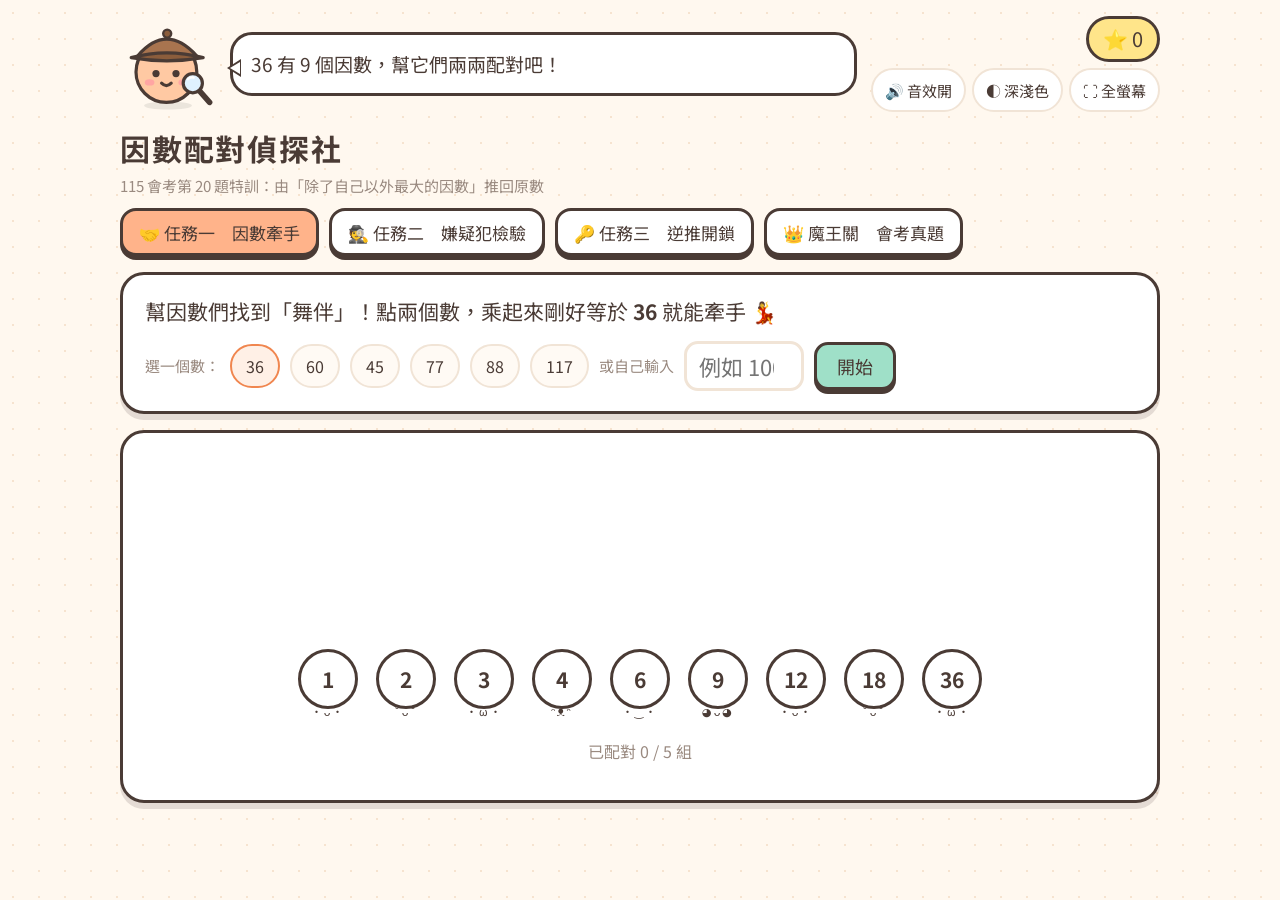
<file: factor-pair-detective/index.html>
<!DOCTYPE html>
<html lang="zh-Hant">
<head>
<meta charset="UTF-8">
<meta name="viewport" content="width=device-width, initial-scale=1">
<title>因數配對偵探</title>
<link rel="preconnect" href="https://fonts.googleapis.com">
<link rel="preconnect" href="https://fonts.gstatic.com" crossorigin>
<link href="https://fonts.googleapis.com/css2?family=Noto+Sans+TC:wght@400;500;700;900&display=swap" rel="stylesheet">
<style>
:root{
  --bg:#fff8ef; --card:#ffffff; --ink:#4a3b35; --muted:#9a8a80; --line:#f1e4d6;
  --peach:#ffb38a; --peach-d:#f0864f; --mint:#9fe0c8; --mint-d:#3fae8a;
  --sky:#a9d4ff; --sky-d:#4a90d9; --lemon:#ffe58a; --lemon-d:#e3b100;
  --pink:#ffb7cf; --pink-d:#e0608d; --lav:#cdb9ff; --lav-d:#8466e0;
  --bad:#ef6b6b; --ok:#38b07f;
  --surface:#ffffff; --surface2:#fffaf4; --dot:#f6e3cf; --soft:#f6efe7; --badsoft:#ffd3d3; --oksoft:#e4f8ee; --nosoft:#fff0f0;
  --revealbg:#fff6e0; --exambg:#fffdf8; --chiphover:#fff0e6; --solvedbg:#fbfffd;
}
@media (prefers-color-scheme: dark){:root:not([data-theme="light"]){
  --bg:#1d1a18; --card:#2a2522; --ink:#f1e7df; --muted:#b3a69b; --line:#4a403a;
  --peach:#a8572e; --peach-d:#f0a070; --mint:#2f7d63; --mint-d:#6fd3ae; --sky:#2f5f8f; --sky-d:#8cc3ff; --lemon:#8a6d10; --lemon-d:#f0cc4a;
  --pink:#9c3d61; --pink-d:#ff9cc0; --lav:#5b47a8; --lav-d:#c2b0ff; --bad:#ff8a8a; --ok:#6fd3ae;
  --surface:#332d29; --surface2:#2f2a27; --dot:#3a322d; --soft:#3d3530; --badsoft:#5a2a2a; --oksoft:#1f3d31; --nosoft:#3d2424;
  --revealbg:#3a3220; --exambg:#2f2a27; --chiphover:#3d3026; --solvedbg:#26332d; color-scheme:dark}}
:root[data-theme="dark"]{
  --bg:#1d1a18; --card:#2a2522; --ink:#f1e7df; --muted:#b3a69b; --line:#4a403a;
  --peach:#a8572e; --peach-d:#f0a070; --mint:#2f7d63; --mint-d:#6fd3ae; --sky:#2f5f8f; --sky-d:#8cc3ff; --lemon:#8a6d10; --lemon-d:#f0cc4a;
  --pink:#9c3d61; --pink-d:#ff9cc0; --lav:#5b47a8; --lav-d:#c2b0ff; --bad:#ff8a8a; --ok:#6fd3ae;
  --surface:#332d29; --surface2:#2f2a27; --dot:#3a322d; --soft:#3d3530; --badsoft:#5a2a2a; --oksoft:#1f3d31; --nosoft:#3d2424;
  --revealbg:#3a3220; --exambg:#2f2a27; --chiphover:#3d3026; --solvedbg:#26332d; color-scheme:dark}
*{box-sizing:border-box}
body{margin:0;background:var(--bg);color:var(--ink);font-family:"Noto Sans TC","PingFang TC","Microsoft JhengHei",system-ui,sans-serif;font-size:19px;line-height:1.6;
  background-image:radial-gradient(var(--dot) 1.5px,transparent 1.5px);background-size:26px 26px}
button{font-family:inherit;color:inherit}
.wrap{max-width:1080px;margin:0 auto;padding:16px 20px 48px}

/* header */
.top{display:flex;align-items:center;gap:14px;flex-wrap:wrap}
.mascot{width:96px;height:96px;flex:none;cursor:pointer}
.mascot.bounce{animation:bounce .55s}
@keyframes bounce{0%,100%{transform:translateY(0)}30%{transform:translateY(-14px) rotate(-4deg)}60%{transform:translateY(0) rotate(3deg)}}
.bubble{position:relative;flex:1;min-width:220px;background:var(--surface);border:3px solid var(--ink);border-radius:22px;padding:12px 18px;font-size:19px;min-height:64px;display:flex;align-items:center}
.bubble:before{content:"";position:absolute;left:-15px;top:24px;border:9px solid transparent;border-right:14px solid var(--ink)}
.bubble:after{content:"";position:absolute;left:-9px;top:27px;border:6px solid transparent;border-right:10px solid var(--surface)}
.stats{display:flex;flex-direction:column;align-items:flex-end;gap:6px}
.stars{background:var(--lemon);border:3px solid var(--ink);border-radius:999px;padding:4px 14px;font-size:20px;white-space:nowrap}
.stars.pop{animation:pop .4s}
@keyframes pop{50%{transform:scale(1.25)}}
.mute{background:var(--surface);border:2px solid var(--line);border-radius:999px;padding:2px 12px;font-size:15px;cursor:pointer;min-height:44px}
.tools2{display:flex;gap:6px;flex-wrap:wrap;justify-content:flex-end}
h1{font-size:30px;margin:12px 0 2px;letter-spacing:.06em}
.sub{color:var(--muted);font-size:15px;margin:0 0 10px}

/* tabs */
nav{display:flex;gap:10px;flex-wrap:wrap;margin:10px 0 16px}
nav button{border:3px solid var(--ink);background:var(--surface);min-height:48px;padding:8px 16px;border-radius:16px;font-size:17px;cursor:pointer;box-shadow:0 4px 0 var(--ink);transition:transform .1s}
nav button:active{transform:translateY(3px);box-shadow:0 1px 0 var(--ink)}
nav button.on{background:var(--peach)}
nav button[data-tab=t4].on{background:var(--lav)}

.card{background:var(--card);border:3px solid var(--ink);border-radius:24px;padding:20px 22px;margin-bottom:16px;box-shadow:0 6px 0 rgba(74,59,53,.15)}
.q{font-size:21px;margin:0 0 12px}
.row{display:flex;gap:10px;align-items:center;flex-wrap:wrap}
.hint{color:var(--muted);font-size:15px}
.chip{font-size:16px;padding:4px 14px;min-height:44px;min-width:48px;border-radius:999px;border:2px solid var(--line);background:var(--surface2);cursor:pointer}
.chip:hover,.chip.on{border-color:var(--peach-d);background:var(--chiphover)}
input[type=number]{font-family:inherit;font-size:22px;width:120px;padding:6px 12px;border:3px solid var(--line);border-radius:14px;color:var(--ink);background:var(--surface);min-height:48px}
input[type=number]:focus{outline:none;border-color:var(--peach-d)}
.btn{font-size:18px;padding:8px 20px;border-radius:14px;border:3px solid var(--ink);background:var(--mint);cursor:pointer;box-shadow:0 4px 0 var(--ink)}
.btn:active{transform:translateY(3px);box-shadow:0 1px 0 var(--ink)}
.btn.peach{background:var(--peach)} .btn.lemon{background:var(--lemon)} .btn.sky{background:var(--sky)}
.btn:disabled{opacity:.45;cursor:default}
.hidden{display:none!important}
.shake{animation:shake .4s}
@keyframes shake{20%,60%{transform:translateX(-7px)}40%,80%{transform:translateX(7px)}}

/* tab1: balls */
.stage{position:relative;overflow-x:auto;padding-top:190px;padding-bottom:6px}
.stage svg{position:absolute;left:0;top:0;pointer-events:none;overflow:visible}
.balls{display:flex;gap:12px;justify-content:center;min-width:max-content;padding:0 8px;position:relative}
.ball{position:relative;width:66px;height:74px;border:none;background:none;cursor:pointer;padding:0}
.ball .body{position:absolute;left:3px;top:6px;width:60px;height:60px;border-radius:50%;background:var(--surface);border:3px solid var(--ink);display:flex;align-items:center;justify-content:center;font-size:21px;font-weight:700;transition:transform .15s}
.ball .face{position:absolute;left:0;right:0;bottom:-2px;font-size:11px;text-align:center;color:var(--ink);letter-spacing:2px}
.ball:hover .body{transform:translateY(-4px)}
.ball.sel .body{transform:translateY(-10px) scale(1.08);box-shadow:0 0 0 5px var(--lemon)}
.ball.done{cursor:default}
.ball.done .body{color:#4a3b35}
.ball.done .body{transform:none}
.ball.star .body{box-shadow:0 0 0 5px var(--peach-d)}
.formula{font-size:30px;text-align:center;margin:14px 0 4px}
.formula .a{color:var(--peach-d)} .formula .b{color:var(--sky-d)}
.reveal{background:var(--revealbg);border:3px dashed var(--lemon-d);border-radius:18px;padding:14px 18px;margin-top:14px}
.progress{font-size:16px;color:var(--muted)}

/* tab2: suspects */
.suspects{display:grid;grid-template-columns:repeat(auto-fill,minmax(190px,1fr));gap:14px}
.sus{border:3px solid var(--ink);border-radius:20px;padding:12px;background:var(--surface);text-align:center;position:relative;min-height:240px;display:flex;flex-direction:column;align-items:center;gap:6px}
.sus .num{font-size:30px;font-weight:700}
.sus .who{font-size:44px;line-height:1}
.sus .ask{font-size:15px;color:var(--muted)}
.sus .facts{display:flex;flex-wrap:wrap;gap:4px;justify-content:center;font-size:14px}
.sus .facts span{background:var(--soft);border-radius:6px;padding:1px 6px}
.sus .facts span.big{background:var(--sky);font-weight:700}
.stamp{position:absolute;top:10px;right:-6px;transform:rotate(14deg);border:3px solid;border-radius:10px;padding:2px 8px;font-size:17px;font-weight:700;background:var(--surface);animation:stamp .35s}
.stamp.yes{color:var(--ok);border-color:var(--ok)} .stamp.no{color:var(--bad);border-color:var(--bad)}
@keyframes stamp{from{transform:rotate(14deg) scale(2.2);opacity:0}to{transform:rotate(14deg) scale(1);opacity:1}}
.sus .btns{display:flex;gap:6px;margin-top:auto}
.sus .btns button{font-size:16px;padding:4px 12px;min-height:44px;border-radius:10px;border:2px solid var(--ink);cursor:pointer;background:var(--mint)}
.sus .btns button.n{background:var(--pink)}
.sus .res{font-size:15px;margin-top:auto}
.sus.solved{background:var(--solvedbg)}

/* tab3: keys */
.lock{font-size:28px;text-align:center;margin:8px 0 14px}
.lock .k{background:var(--lemon);border:3px solid var(--ink);border-radius:12px;padding:0 12px}
.keys{display:flex;flex-wrap:wrap;gap:12px;justify-content:center}
.key{width:86px;height:86px;border-radius:20px;border:3px solid var(--ink);background:var(--surface);font-size:30px;font-weight:700;cursor:pointer;position:relative;box-shadow:0 4px 0 var(--ink);transition:transform .1s}
.key small{position:absolute;bottom:2px;left:0;right:0;font-size:13px;color:var(--muted);font-weight:400}
.key.on{background:var(--lemon);transform:translateY(-4px)}
.key.good{background:var(--mint)} .key.badk{background:var(--badsoft)}
.levels{display:flex;gap:8px;flex-wrap:wrap}
.lv{border:2px solid var(--line);border-radius:12px;padding:4px 12px;min-height:44px;background:var(--surface);cursor:pointer;font-size:16px}
.lv.on{border-color:var(--ink);background:var(--peach)}
.lv.clear:after{content:" ⭐"}
table{border-collapse:collapse;width:100%;font-size:17px;margin-top:10px}
td,th{border-bottom:2px dashed var(--line);padding:6px;text-align:center}
th{font-size:14px;color:var(--muted);font-weight:400}

/* tab4 */
.exam{background:var(--exambg);border:3px solid var(--ink);border-radius:18px;padding:16px 20px;font-size:19px}
.opts{display:grid;grid-template-columns:1fr 1fr;gap:12px;margin-top:14px}
.opt{border:3px solid var(--ink);border-radius:16px;padding:12px;font-size:19px;background:var(--surface);cursor:pointer;box-shadow:0 4px 0 var(--ink);text-align:left}
.opt.right{background:var(--mint)} .opt.wrong{background:var(--badsoft)}
.fb{margin-top:14px;padding:14px 18px;border-radius:16px;font-size:18px}
.fb.ok{background:var(--oksoft);border:3px solid var(--ok)} .fb.no{background:var(--nosoft);border:3px solid var(--bad)}
@media(max-width:640px){.opts{grid-template-columns:1fr}.mascot{width:72px;height:72px}}
#confetti{position:fixed;inset:0;pointer-events:none;z-index:50}
button:focus-visible,input:focus-visible{outline:3px solid var(--sky-d);outline-offset:2px}
@media(max-width:420px){.wrap{padding:12px 10px 40px}h1{font-size:24px}.card{padding:16px 14px}.lock{font-size:22px}}
@media (prefers-reduced-motion: reduce){*{animation:none!important;transition:none!important}}
</style>
</head>
<body>
<canvas id="confetti" aria-hidden="true"></canvas>
<div class="wrap">
  <div class="top">
    <svg class="mascot" id="mascot" viewBox="0 0 120 120" role="img" aria-label="偵探丸子">
      <ellipse cx="60" cy="112" rx="30" ry="5" fill="#000" opacity=".08"/>
      <circle cx="58" cy="70" r="38" fill="#ffc9a3" stroke="#4a3b35" stroke-width="4"/>
      <!-- hat -->
      <path d="M22 50 Q58 8 96 50 Z" fill="#a8744f" stroke="#4a3b35" stroke-width="4" stroke-linejoin="round"/>
      <path d="M14 52 Q58 40 104 52 Q58 60 14 52 Z" fill="#8b5d3c" stroke="#4a3b35" stroke-width="4" stroke-linejoin="round"/>
      <circle cx="59" cy="22" r="5" fill="#8b5d3c" stroke="#4a3b35" stroke-width="3"/>
      <!-- face -->
      <g id="eyesOpen"><circle cx="45" cy="72" r="4.5" fill="#4a3b35"/><circle cx="70" cy="72" r="4.5" fill="#4a3b35"/></g>
      <g id="eyesHappy" style="display:none"><path d="M40 73 Q45 66 50 73" stroke="#4a3b35" stroke-width="4" fill="none" stroke-linecap="round"/><path d="M65 73 Q70 66 75 73" stroke="#4a3b35" stroke-width="4" fill="none" stroke-linecap="round"/></g>
      <ellipse cx="37" cy="83" rx="6" ry="4" fill="#ff8fa3" opacity=".6"/><ellipse cx="79" cy="83" rx="6" ry="4" fill="#ff8fa3" opacity=".6"/>
      <path id="mouth" d="M52 84 Q58 90 64 84" stroke="#4a3b35" stroke-width="4" fill="none" stroke-linecap="round"/>
      <!-- magnifier -->
      <line x1="98" y1="92" x2="112" y2="108" stroke="#4a3b35" stroke-width="7" stroke-linecap="round"/>
      <circle cx="91" cy="84" r="12" fill="#dff1ff" stroke="#4a3b35" stroke-width="4"/>
      <path d="M85 79 Q88 76 92 77" stroke="#fff" stroke-width="3" fill="none" stroke-linecap="round"/>
    </svg>
    <div class="bubble" id="say">嗨！我是偵探丸子 🔍 一起來破解「因數配對」的祕密吧！</div>
    <div class="stats">
      <div class="stars" id="stars">⭐ 0</div>
      <div class="tools2"><button class="mute" id="mute">🔊 音效開</button><button class="mute" id="themeBtn">◐ 深淺色</button><button class="mute" id="fsBtn">⛶ 全螢幕</button></div>
    </div>
  </div>
  <h1>因數配對偵探社</h1>
  <p class="sub">115 會考第 20 題特訓：由「除了自己以外最大的因數」推回原數</p>

  <nav>
    <button data-tab="t1" class="on">🤝 任務一　因數牽手</button>
    <button data-tab="t2">🕵️ 任務二　嫌疑犯檢驗</button>
    <button data-tab="t3">🔑 任務三　逆推開鎖</button>
    <button data-tab="t4">👑 魔王關　會考真題</button>
  </nav>

  <!-- T1 -->
  <section id="t1">
    <div class="card">
      <p class="q">幫因數們找到「舞伴」！點兩個數，乘起來剛好等於 <b id="n1show">36</b> 就能牽手 💃</p>
      <div class="row">
        <span class="hint">選一個數：</span><span class="row" id="pre1"></span>
        <span class="hint">或自己輸入</span><input type="number" id="n1" placeholder="例如 100" min="4" max="5000"><button class="btn" id="go1">開始</button>
      </div>
    </div>
    <div class="card">
      <div class="stage" id="stage"><svg id="arcs"></svg><div class="balls" id="balls"></div></div>
      <p class="progress" id="prog1" style="text-align:center"></p>
      <div class="reveal hidden" id="rev1"></div>
    </div>
  </section>

  <!-- T2 -->
  <section id="t2" class="hidden">
    <div class="card">
      <p class="q">🚨 線報：真兇 M「除了自己以外最大的因數」是 <b id="k2show">44</b></p>
      <div class="row"><span class="hint">換一個案件：</span><span class="row" id="pre2"></span></div>
      <p class="hint" style="margin:8px 0 0">下面每個嫌疑犯都有因數 <b class="k2">44</b>。先猜猜他是不是真兇，再按按鈕驗證！猜對得 ⭐</p>
    </div>
    <div class="suspects" id="sus"></div>
    <div class="card reveal hidden" id="rev2" style="margin-top:16px"></div>
  </section>

  <!-- T3 -->
  <section id="t3" class="hidden">
    <div class="card">
      <div class="row" style="justify-content:space-between">
        <div class="levels" id="levels"></div>
        <button class="chip" id="rand3">🎲 隨機挑戰</button>
      </div>
    </div>
    <div class="card">
      <div class="lock">🔒 原數的「除了自己最大的因數」是 <span class="k" id="k3show">44</span><br>原數 = <span id="k3b">44</span> × 🔑，哪些鑰匙打得開？</div>
      <div class="keys" id="keys"></div>
      <div class="row" style="justify-content:center;margin-top:18px">
        <button class="btn peach" id="unlock">🔓 開鎖！</button>
        <button class="btn sky hidden" id="next3">下一關 ➜</button>
      </div>
      <div class="reveal hidden" id="rev3"></div>
    </div>
  </section>

  <!-- T4 -->
  <section id="t4" class="hidden">
    <div class="card">
      <div class="exam">
        已知正整數 <i>M</i> 的因數中，除了 <i>M</i> 之外最大的因數是 2<sup>2</sup>×11，正整數 <i>N</i> 的因數中，除了 <i>N</i> 之外最大的因數是 3×13。甲、乙兩人提出以下看法：<br>
        【甲】8 一定是 <i>M</i> 的因數<br>【乙】9 一定是 <i>N</i> 的因數<br>
        對於甲、乙兩人的看法，下列判斷何者正確？
      </div>
      <div class="opts" id="opts"></div>
      <div id="fb4"></div>
    </div>
  </section>
</div>

<script>
const $=id=>document.getElementById(id);
const factors=n=>{const s=[],b=[];for(let i=1;i*i<=n;i++)if(n%i===0){s.push(i);if(i*i!==n)b.unshift(n/i);}return s.concat(b);};
const spf=n=>{if(n%2===0)return 2;for(let i=3;i*i<=n;i+=2)if(n%i===0)return i;return n;};
const lpf=n=>n/spf(n);
const isPrime=n=>n>1&&spf(n)===n;
const pfStr=n=>{const r=[];let m=n;for(let p=2;p*p<=m;p++){let e=0;while(m%p===0){m/=p;e++;}if(e)r.push(e>1?`${p}<sup>${e}</sup>`:p);}if(m>1)r.push(m);return r.join('×');};

/* ---------- sound, stars, mascot ---------- */
let soundOn=true,ac=null;
function tone(freqs,dur=.12,type='sine',gap=.09){if(!soundOn)return;try{ac=ac||new (window.AudioContext||window.webkitAudioContext)();freqs.forEach((f,i)=>{const o=ac.createOscillator(),g=ac.createGain();o.type=type;o.frequency.value=f;const t=ac.currentTime+i*gap;g.gain.setValueAtTime(.0001,t);g.gain.exponentialRampToValueAtTime(.18,t+.02);g.gain.exponentialRampToValueAtTime(.0001,t+dur);o.connect(g).connect(ac.destination);o.start(t);o.stop(t+dur+.02);});}catch(e){}}
const sfx={pop:()=>tone([660],.08,'triangle'),ok:()=>tone([660,880,1100],.15,'triangle'),bad:()=>tone([220,180],.18,'square',.12),win:()=>tone([523,659,784,1046,1318],.2,'triangle',.1)};
$('themeBtn').onclick=()=>{const r=document.documentElement;const d=r.dataset.theme?r.dataset.theme==='dark':matchMedia('(prefers-color-scheme: dark)').matches;r.dataset.theme=d?'light':'dark';};
$('fsBtn').onclick=()=>{try{document.fullscreenElement?document.exitFullscreen():document.documentElement.requestFullscreen().catch(()=>{});}catch(e){}};
$('mute').onclick=()=>{soundOn=!soundOn;$('mute').textContent=soundOn?'🔊 音效開':'🔇 音效關';};
let stars=0;
function addStar(n=1){stars+=n;const s=$('stars');s.textContent='⭐ '+stars;s.classList.remove('pop');void s.offsetWidth;s.classList.add('pop');}
function say(html,mood='think'){
  $('say').innerHTML=html;
  $('eyesOpen').style.display=mood==='happy'?'none':'';
  $('eyesHappy').style.display=mood==='happy'?'':'none';
  $('mouth').setAttribute('d',mood==='sad'?'M52 88 Q58 82 64 88':mood==='happy'?'M50 82 Q58 94 66 82':'M52 84 Q58 90 64 84');
  const m=$('mascot');m.classList.remove('bounce');void m.offsetWidth;m.classList.add('bounce');
}
$('mascot').onclick=()=>{sfx.pop();say(['偵探守則一：找到答案，一定要<b>回去檢查題目條件</b>！','偵探守則二：最小的因數配最大的，第二小的配第二大的 🤝','偵探守則三：除了 1 以外最小的因數，一定是<b>質數</b>喔！'][Math.floor(Math.random()*3)],'happy');};
function shake(el){el.classList.remove('shake');void el.offsetWidth;el.classList.add('shake');}

/* confetti */
const cv=$('confetti'),cx=cv.getContext('2d');let parts=[],raf=null;
function confetti(){if(matchMedia('(prefers-reduced-motion: reduce)').matches)return;cv.width=innerWidth;cv.height=innerHeight;const cols=['#ffb38a','#9fe0c8','#a9d4ff','#ffe58a','#ffb7cf','#cdb9ff'];
  for(let i=0;i<140;i++)parts.push({x:innerWidth/2+(Math.random()-.5)*200,y:innerHeight*.35,vx:(Math.random()-.5)*14,vy:-Math.random()*12-4,r:Math.random()*6+4,c:cols[i%6],a:Math.random()*6,life:0});
  if(!raf)loop();}
function loop(){cx.clearRect(0,0,cv.width,cv.height);parts.forEach(p=>{p.vy+=.35;p.x+=p.vx;p.y+=p.vy;p.a+=.2;p.life++;cx.save();cx.translate(p.x,p.y);cx.rotate(p.a);cx.fillStyle=p.c;cx.fillRect(-p.r/2,-p.r/4,p.r,p.r/2);cx.restore();});
  parts=parts.filter(p=>p.y<cv.height+20&&p.life<220);raf=parts.length?requestAnimationFrame(loop):(cx.clearRect(0,0,cv.width,cv.height),null);}

/* tabs */
function showTab(id){document.querySelectorAll('nav button').forEach(x=>x.classList.toggle('on',x.dataset.tab===id));['t1','t2','t3','t4'].forEach(t=>$(t).classList.toggle('hidden',t!==id));
  if(id==='t1')requestAnimationFrame(drawArcs);
  const intro={t1:'點兩個因數，讓它們手牽手！乘積要剛好等於原數喔 🤝',t2:'這些嫌疑犯都有因數 '+K2+'……但真兇只有一個！先猜再驗證 🕵️',t3:'選出所有打得開鎖的質數鑰匙 🔑，可以不只一把喔！',t4:'魔王登場！用前面學到的偵探技巧打倒它 👑'}[id];say(intro);}
document.querySelectorAll('nav button').forEach(b=>b.onclick=()=>{sfx.pop();showTab(b.dataset.tab);});
const chipRow=(el,vals,fn,cur)=>{el.innerHTML='';vals.forEach(v=>{const c=document.createElement('button');c.className='chip'+(v===cur?' on':'');c.textContent=v;c.onclick=()=>{sfx.pop();fn(v);};el.appendChild(c);});};

/* ---------- T1 因數牽手 ---------- */
const PAL=['#ffb38a','#9fe0c8','#a9d4ff','#ffe58a','#ffb7cf','#cdb9ff','#ffd59e','#b8f0a0'];
const FACES=['•ᴗ•','˘ᴗ˘','•ω•','ᵔᴥᵔ','•‿•','◕ᴗ◕'];
let N1=36,F1=[],paired={},pairs=[],sel=null;
function start1(n){
  N1=n;F1=factors(n);paired={};pairs=[];sel=null;$('n1show').textContent=n;$('rev1').classList.add('hidden');
  chipRow($('pre1'),[36,60,45,77,88,117],start1,n);
  if(F1.length>16){$('balls').innerHTML='';$('arcs').innerHTML='';$('prog1').innerHTML=`${n} 有 ${F1.length} 個因數，太多啦！換一個小一點的數吧 😵`;return;}
  $('balls').innerHTML=F1.map((v,i)=>`<button class="ball" data-i="${i}"><div class="body">${v}</div><div class="face">${FACES[i%FACES.length]}</div></button>`).join('');
  document.querySelectorAll('.ball').forEach(b=>b.onclick=()=>click1(+b.dataset.i));
  if(isPrime(n))say(`${n} 是質數，只有 1 和 ${n} 兩個因數，太孤單了～換一個吧！`);
  else say(`${n} 有 ${F1.length} 個因數，幫它們兩兩配對吧！`);
  prog1();drawArcs();
}
function prog1(){const total=Math.ceil(F1.length/2);$('prog1').textContent=`已配對 ${pairs.length} / ${total} 組`;}
function click1(i){
  if(paired[i]!==undefined)return;const el=document.querySelectorAll('.ball')[i];
  if(sel===null){sel=i;el.classList.add('sel');sfx.pop();return;}
  const a=F1[sel],b=F1[i],e1=document.querySelectorAll('.ball')[sel];
  if(sel===i){ if(a*a===N1){makePair(i,i);} else {el.classList.remove('sel');sel=null;} return;}
  if(a*b===N1){makePair(sel,i);}
  else{sfx.bad();shake(el);shake(e1);e1.classList.remove('sel');say(`${a} × ${b} = ${a*b}，不是 ${N1} 喔～再找找 🤔`,'sad');sel=null;}
}
function makePair(i,j){
  const c=PAL[pairs.length%PAL.length];paired[i]=paired[j]=pairs.length;pairs.push([Math.min(i,j),Math.max(i,j)]);
  const bs=document.querySelectorAll('.ball');[i,j].forEach(k=>{bs[k].classList.remove('sel');bs[k].classList.add('done');bs[k].querySelector('.body').style.background=c;});
  sel=null;sfx.ok();addStar();say(`${F1[i]} × ${F1[j]} = ${N1}，配對成功！💕`,'happy');prog1();drawArcs();
  if(pairs.length===Math.ceil(F1.length/2))setTimeout(finish1,500);
}
function finish1(){
  const s=spf(N1),g=N1/s;sfx.win();confetti();
  const bs=document.querySelectorAll('.ball');bs[1].classList.add('star');bs[F1.length-2].classList.add('star');drawArcs();
  say(`全部配對完成！🎉 你有沒有發現：<b>最小配最大、第二小配第二大</b>？`,'happy');
  $('rev1').classList.remove('hidden');
  $('rev1').innerHTML=`<b>🔍 偵探發現：</b>看看第二組舞伴（橘色光圈）——<br>
   <div class="formula">${N1} = <span class="a">${s}</span> × <span class="b">${g}</span></div>
   <div style="text-align:center"><span style="color:var(--peach-d)">除了 1 以外最小的因數 ${s}</span>　配對　<span style="color:var(--sky-d)">除了自己以外最大的因數 ${g}</span></div>
   <p style="margin:10px 0 0">💡 想一想：除了 1 以外最小的因數，為什麼<b>一定是質數</b>？（提示：如果它是合數，它自己的因數會更小……）</p>
   <p style="margin:6px 0 0;font-size:22px;text-align:center"><b>原數 ＝ 除了自己以外最大的因數 × 最小的質因數</b></p>`;
}
function drawArcs(){
  const st=$('stage'),svg=$('arcs');if(!st.offsetParent)return;const sr=st.getBoundingClientRect(),bs=document.querySelectorAll('.ball');
  svg.setAttribute('width',st.scrollWidth);svg.setAttribute('height',st.scrollHeight);
  const done=pairs.length===Math.ceil(F1.length/2);
  svg.innerHTML=pairs.map((p,k)=>{const r1=bs[p[0]].getBoundingClientRect(),r2=bs[p[1]].getBoundingClientRect();
    const x1=r1.left-sr.left+st.scrollLeft+33,x2=r2.left-sr.left+st.scrollLeft+33,y=190+4;
    const isKey=done&&p[0]===1;const col=isKey?'#f0864f':PAL[k%PAL.length];
    if(p[0]===p[1])return `<text x="${x1}" y="${y-14}" text-anchor="middle" font-size="22">💞</text>`;
    const rx=(x2-x1)/2,ry=Math.min(rx*.95,30+140*(p[1]-p[0])/Math.max(1,F1.length-1));
    return `<path d="M${x1} ${y} A ${rx} ${ry} 0 0 1 ${x2} ${y}" fill="none" stroke="${col}" stroke-width="${isKey?7:5}" stroke-linecap="round"/><text x="${(x1+x2)/2}" y="${y-ry-6}" text-anchor="middle" font-size="20" fill="${col}">${isKey?'⭐':'♥'}</text>`;}).join('');
}
addEventListener('resize',drawArcs);$('stage').addEventListener('scroll',drawArcs);
$('go1').onclick=()=>{const v=+$('n1').value;if(Number.isInteger(v)&&v>=4&&v<=5000)start1(v);else{sfx.bad();say('請輸入 4～5000 的正整數喔','sad');}};

/* ---------- T2 嫌疑犯 ---------- */
let K2=44;const SUSF=['🐱','🐶','🐰','🦊','🐻','🐼'];
function start2(k){
  K2=k;$('k2show').textContent=k;document.querySelectorAll('.k2').forEach(e=>e.textContent=k);$('rev2').classList.add('hidden');
  chipRow($('pre2'),[44,39,35,15],start2,k);
  const list=[1,2,3,4,5].map(i=>k*i);
  $('sus').innerHTML=list.map((m,i)=>`<div class="sus" data-m="${m}"><div class="who">${SUSF[i]}</div><div class="num">M = ${m}</div><div class="ask">${m===k?`（它就是 ${k} 本人）`:`= ${k} × ${i+1}`}</div>
    <div class="btns"><button class="y">是真兇</button><button class="n">不是</button></div></div>`).join('');
  document.querySelectorAll('.sus').forEach(c=>{c.querySelector('.y').onclick=()=>judge(c,true);c.querySelector('.n').onclick=()=>judge(c,false);});
}
function judge(card,guess){
  const m=+card.dataset.m,f=factors(m),g=lpf(m),truth=g===K2;
  card.classList.add('solved');
  card.querySelector('.btns').outerHTML=`<div class="facts">${f.map(v=>`<span class="${v===g?'big':''}">${v}</span>`).join('')}</div>
    <div class="res">除了自己最大的因數：<b>${g}</b><br>${guess===truth?'🎯 你猜對了！':'😮 猜錯了～'}</div>`;
  card.insertAdjacentHTML('beforeend',`<div class="stamp ${truth?'yes':'no'}">${truth?'真兇！':'不在場'}</div>`);
  if(guess===truth){sfx.ok();addStar();say(truth?`沒錯！${m} 除了自己最大的因數就是 ${K2}，抓到了！🚔`:`答對！${m} 除了自己最大的因數是 ${g}，比 ${K2} 還大，所以不是它 👍`,'happy');}
  else{sfx.bad();shake(card);say(truth?`其實 ${m} 就是真兇喔！它除了自己最大的因數剛好是 ${K2}`:`${m} 雖然有因數 ${K2}，但它除了自己最大的因數是 <b>${g}</b>，不是 ${K2}！`,'sad');}
  if(document.querySelectorAll('.sus .btns').length===0)setTimeout(()=>{
    const real=[1,2,3,4,5].map(i=>K2*i).filter(m=>lpf(m)===K2);
    $('rev2').classList.remove('hidden');
    $('rev2').innerHTML=`<b>📋 結案報告</b>
      <table><tr><th>條件</th><th>符合的 M</th></tr>
      <tr><td>「${K2} 是 M 的因數」</td><td>${[1,2,3,4,5].map(i=>K2*i).join('、')}……（無限多個）</td></tr>
      <tr><td>「${K2} 是 M 除了自己以外最大的因數」</td><td><b style="color:var(--peach-d)">${real.join('、')}</b>${real.length===1?'（只有一個！）':''}</td></tr></table>
      <p style="margin:10px 0 0">💡 偵探守則：找到候選答案後，一定要<b>回去檢查題目條件</b>！</p>`;
    sfx.win();confetti();say('結案！看看結案報告，兩種條件差很多吧？','happy');},600);
}

/* ---------- T3 逆推開鎖 ---------- */
const LEVELS=[44,39,35,15,91];let K3=44,curLv=0,cleared={},chosen=new Set(),solved3=false;
function keyList(k){const s=spf(k),ps=[];let extra=0;for(let p=2;;p++){if(isPrime(p)){ps.push(p);if(p>s&&++extra>=2&&ps.length>=5)break;}}return ps;}
function drawLevels(){$('levels').innerHTML=LEVELS.map((k,i)=>`<button class="lv${i===curLv?' on':''}${cleared[k]?' clear':''}" data-i="${i}">第 ${i+1} 關</button>`).join('');
  document.querySelectorAll('.lv').forEach(b=>b.onclick=()=>{sfx.pop();curLv=+b.dataset.i;start3(LEVELS[curLv]);});}
function start3(k){
  K3=k;chosen=new Set();solved3=false;$('k3show').textContent=k;$('k3b').textContent=k;$('rev3').classList.add('hidden');$('next3').classList.add('hidden');$('unlock').disabled=false;
  drawLevels();
  $('keys').innerHTML=keyList(k).map(p=>`<button class="key" data-p="${p}">${p}<small>${k*p}</small></button>`).join('');
  document.querySelectorAll('.key').forEach(b=>b.onclick=()=>{if(solved3)return;sfx.pop();const p=+b.dataset.p;chosen.has(p)?chosen.delete(p):chosen.add(p);b.classList.toggle('on');});
}
$('unlock').onclick=()=>{
  if(!chosen.size){sfx.bad();say('先選鑰匙再開鎖喔 🔑','sad');return;}
  const s=spf(K3),good=keyList(K3).filter(p=>p<=s);
  const extra=[...chosen].filter(p=>p>s),miss=good.filter(p=>!chosen.has(p));
  if(!extra.length&&!miss.length){
    solved3=true;sfx.win();confetti();addStar(3);cleared[K3]=true;drawLevels();
    document.querySelectorAll('.key').forEach(b=>{const p=+b.dataset.p;b.classList.remove('on');b.classList.add(p<=s?'good':'badk');});
    say(`開鎖成功！🎉 ${good.length===1?'答案只有一個！':'答案有 '+good.length+' 個喔！'}`,'happy');
    $('rev3').classList.remove('hidden');
    $('rev3').innerHTML=`<b>🔓 破案！</b>${K3} = ${pfStr(K3)}，最小的質因數是 <b>${s}</b>。<br>
      鑰匙 p 必須 <b>≤ ${s}</b>，所以原數是：<b style="color:var(--peach-d)">${good.map(p=>K3*p).join('、')}</b><br>
      <span class="hint">為什麼 p 不能比 ${s} 大？因為 ${K3}×p ÷ ${s} 會得到一個比 ${K3} 還大的因數！${s===2?'（k 是偶數 → 只有一個答案）':'（k 是奇數 → 答案不只一個）'}</span>`;
    $('unlock').disabled=true;$('next3').classList.remove('hidden');
  } else {
    sfx.bad();shake($('keys'));
    if(extra.length){const p=extra[0],n=K3*p;say(`鑰匙 ${p} 打不開！${n} 除了自己最大的因數是 <b>${lpf(n)}</b>，不是 ${K3}。試試把 ${n} 的因數列出來看看 🧐`,'sad');}
    else say(`還有漏掉的鑰匙喔！試試看 ${K3} × ${miss[0]} = ${K3*miss[0]}，它除了自己最大的因數是多少？`,'sad');
  }
};
$('next3').onclick=()=>{sfx.pop();if(curLv<LEVELS.length-1){curLv++;start3(LEVELS[curLv]);}else rand3();};
function rand3(){sfx.pop();curLv=-1;let k;do{k=10+Math.floor(Math.random()*140);}while(LEVELS.includes(k)||isPrime(k)||spf(k)>7);start3(k);say(`隨機挑戰：k = ${k}，你能找出所有原數嗎？`);}
$('rand3').onclick=rand3;

/* ---------- T4 魔王 ---------- */
const OPTS=[
  {k:'A',t:'甲、乙皆正確',fb:'差一點！M = 44 × 2 = 88，所以甲對。但 N 除了 39 × 3 = 117 以外，還可以是 <b>39 × 2 = 78</b>（78 除了自己最大的因數也是 39），78 不是 9 的倍數，所以乙不一定對。',go:'t3',goT:'去任務三練 k = 39'},
  {k:'B',t:'甲、乙皆錯誤',fb:'小心陷阱！如果取 M = 132，132 除了自己最大的因數是 <b>66</b>，不是 44，所以 132 根本不是 M。「44 是 M 的因數」和「44 是 M 除了自己最大的因數」差很多喔！',go:'t2',goT:'去任務二抓真兇'},
  {k:'C',t:'甲正確，乙錯誤',fb:'',ok:true},
  {k:'D',t:'甲錯誤，乙正確',fb:'想想看：44 = 2²×11，最小質因數是 2，所以 M 只能是 44 × 2 = 88，8 一定是 88 的因數，甲是對的！而 N 可以是 78，所以乙不一定對。',go:'t1',goT:'回任務一複習配對'}
];
let tries4=0;
function start4(){$('opts').innerHTML=OPTS.map((o,i)=>`<button class="opt" data-i="${i}">(${o.k}) ${o.t}</button>`).join('');
  document.querySelectorAll('.opt').forEach(b=>b.onclick=()=>pick4(b,OPTS[+b.dataset.i]));}
function pick4(b,o){
  tries4++;
  if(o.ok){b.classList.add('right');sfx.win();confetti();setTimeout(confetti,400);addStar(tries4===1?5:2);
    say('魔王被打倒了！🏆 你是名偵探！','happy');
    $('fb4').innerHTML=`<div class="fb ok">🏆 <b>正確！</b><br>M：44 = 2²×11 最小質因數是 2，鑰匙只有 2 → M = 88 = 2³×11，<b>8 一定是 M 的因數</b>（甲對）。<br>
      N：39 = 3×13 最小質因數是 3，鑰匙有 2、3 → N = 78 或 117。78 不是 9 的倍數，<b>乙不一定成立</b>（乙錯）。</div>`;}
  else{b.classList.add('wrong');sfx.bad();shake(b);say('哎呀，被魔王打中了！看看提示再挑戰一次 💪','sad');
    $('fb4').innerHTML=`<div class="fb no">❌ <b>(${o.k}) 不對喔</b><br>${o.fb}<div style="margin-top:10px"><button class="btn lemon" id="goBack">${o.goT} ➜</button></div></div>`;
    $('goBack').onclick=()=>{sfx.pop();showTab(o.go);};}
}

start1(36);start2(44);start3(44);start4();
</script>
</body>
</html>
</file>
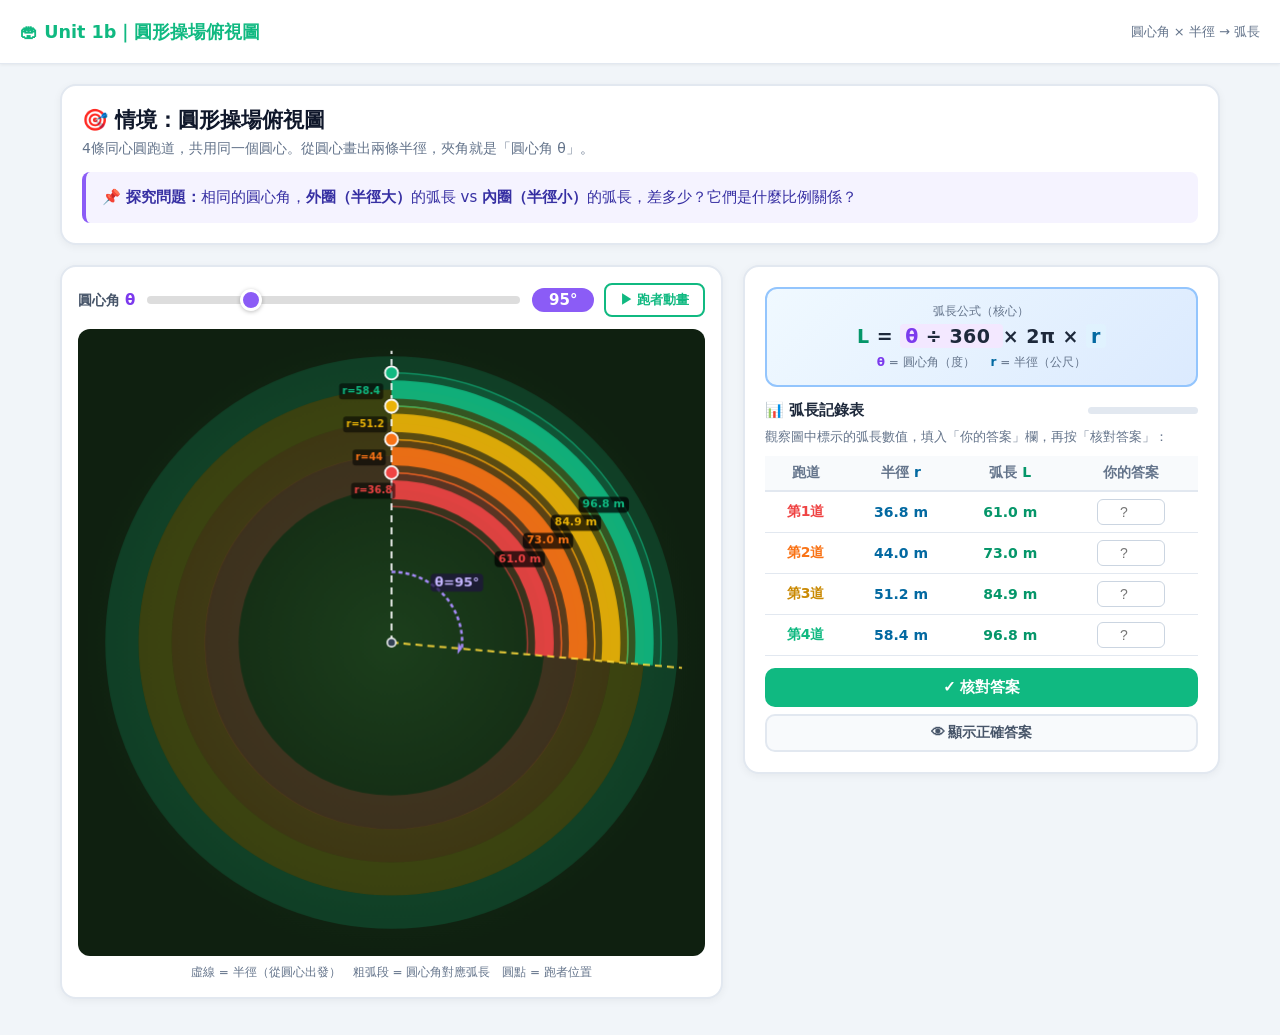
<file: arc-length-units/unit1b-track.html>
<!DOCTYPE html>
<html lang="zh-Hant">
<head>
<meta charset="utf-8">
<meta name="viewport" content="width=device-width,initial-scale=1,maximum-scale=1,user-scalable=no">
<title>Unit 1b｜圓形操場：圓心角 × 半徑 → 弧長</title>
<style>
:root{
  --bg:#f1f5f9;--panel:#fff;--text:#1e293b;--muted:#64748b;
  --line:#e2e8f0;--accent:#10b981;--bad:#ef4444;
}
*{box-sizing:border-box;-webkit-tap-highlight-color:transparent}
body{margin:0;background:var(--bg);color:var(--text);
  font-family:system-ui,-apple-system,"Noto Sans TC","PingFang TC",sans-serif;
  padding-top:64px;font-size:16px;}
header.topbar{position:fixed;top:0;left:0;right:0;height:64px;background:#fff;
  border-bottom:1px solid var(--line);display:flex;align-items:center;
  padding:0 20px;z-index:9999;box-shadow:0 1px 3px rgba(0,0,0,.06);}
.brand{font-weight:800;color:var(--accent);font-size:1.1rem;margin-right:auto;}
.wrap{max-width:1200px;margin:0 auto;padding:20px;}
.card{background:#fff;border:2px solid var(--line);border-radius:16px;
  padding:20px;margin-bottom:20px;box-shadow:0 2px 8px rgba(0,0,0,.05);}
h2{margin:0 0 6px;font-size:21px;color:#0f172a;}
.sub{color:var(--muted);font-size:14px;margin:0 0 14px;}
.main-grid{display:grid;grid-template-columns:1.35fr 1fr;gap:20px;align-items:start;}
@media(max-width:900px){.main-grid{grid-template-columns:1fr;}}
canvas{display:block;width:100%;border-radius:12px;}
/* slider */
.ctrl-row{display:flex;align-items:center;gap:10px;flex-wrap:wrap;margin-bottom:12px;}
.ctrl-label{font-size:14px;font-weight:700;color:#475569;white-space:nowrap;}
input[type=range]{flex:1;min-width:100px;height:8px;-webkit-appearance:none;appearance:none;
  background:#ddd;border-radius:4px;outline:none;cursor:pointer;}
input[type=range]::-webkit-slider-thumb{-webkit-appearance:none;width:22px;height:22px;
  border-radius:50%;background:#8b5cf6;border:3px solid #fff;box-shadow:0 1px 4px rgba(0,0,0,.25);}
.theta-badge{background:#8b5cf6;color:#fff;padding:3px 11px;border-radius:20px;
  font-weight:800;font-size:15px;min-width:62px;text-align:center;}
.btn-anim{padding:6px 14px;border:2px solid var(--accent);border-radius:8px;
  background:#fff;font-weight:700;font-size:13px;cursor:pointer;color:var(--accent);transition:all .15s;}
.btn-anim.on{background:var(--accent);color:#fff;}
/* formula box */
.fbox{background:linear-gradient(135deg,#f0f9ff,#dbeafe);border:2px solid #93c5fd;
  border-radius:12px;padding:14px 18px;margin-bottom:14px;text-align:center;}
.fmain{font-size:19px;font-weight:900;letter-spacing:.5px;}
.fL{color:#059669;}.fTheta{color:#7c3aed;}.fR{color:#0369a1;}
/* table */
table{width:100%;border-collapse:collapse;font-size:14px;}
th{background:#f8fafc;padding:8px 5px;font-weight:700;color:var(--muted);
  border-bottom:2px solid var(--line);text-align:center;}
td{padding:7px 5px;border-bottom:1px solid var(--line);text-align:center;font-size:14px;}
td input[type=number]{width:68px;padding:4px 5px;border:1.5px solid #cbd5e1;
  border-radius:6px;font-size:14px;text-align:center;}
tr.done td{background:#f0fdf4;}
/* progress */
.prog-bar{height:7px;background:#e2e8f0;border-radius:4px;overflow:hidden;}
.prog-fill{height:100%;background:linear-gradient(90deg,#10b981,#059669);
  border-radius:4px;transition:width .4s;}
/* conclusion */
.conc-box{display:none;background:linear-gradient(135deg,#ecfdf5,#d1fae5);
  border:2px solid #34d399;border-radius:14px;padding:18px;margin-top:14px;}
.formula-display{background:#fff;border-radius:10px;padding:11px;
  text-align:center;font-size:19px;font-weight:900;color:#065f46;
  margin:10px 0;border:2px solid #6ee7b7;}
/* toast */
.toast{position:fixed;bottom:24px;left:50%;transform:translateX(-50%) translateY(80px);
  background:rgba(15,23,42,.92);color:#fff;padding:11px 22px;border-radius:10px;
  font-size:15px;font-weight:600;opacity:0;transition:all .3s;z-index:9000;}
.toast.show{transform:translateX(-50%) translateY(0);opacity:1;}
</style>
</head>
<body>
<header class="topbar">
  <span class="brand">🏟 Unit 1b｜圓形操場俯視圖</span>
  <span style="font-size:13px;color:var(--muted);">圓心角 × 半徑 → 弧長</span>
</header>

<div class="wrap">

  <div class="card">
    <h2>🎯 情境：圓形操場俯視圖</h2>
    <p class="sub">4條同心圓跑道，共用同一個圓心。從圓心畫出兩條半徑，夾角就是「圓心角 θ」。</p>
    <div style="background:#f5f3ff;border-left:4px solid #8b5cf6;border-radius:8px;
        padding:12px 16px;font-size:15px;color:#3730a3;line-height:1.8;">
      📌 <b>探究問題：</b>相同的圓心角，<b>外圈（半徑大）</b>的弧長 vs <b>內圈（半徑小）</b>的弧長，差多少？它們是什麼比例關係？
    </div>
  </div>

  <div class="main-grid">

    <!-- Left: canvas -->
    <div>
      <div class="card" style="padding:16px;">
        <div class="ctrl-row">
          <span class="ctrl-label">圓心角 <span class="fTheta" style="font-size:15px;">θ</span></span>
          <input type="range" id="slAngle" min="0" max="360" value="95" step="1">
          <span class="theta-badge" id="valAngle">95°</span>
          <button class="btn-anim" id="btnAnim">▶ 跑者動畫</button>
        </div>
        <canvas id="trackCanvas"></canvas>
        <div style="font-size:12px;color:var(--muted);text-align:center;margin-top:8px;">
          虛線 = 半徑（從圓心出發）　粗弧段 = 圓心角對應弧長　圓點 = 跑者位置
        </div>
      </div>
    </div>

    <!-- Right: formula + table -->
    <div>
      <div class="card">

        <!-- Formula -->
        <div class="fbox">
          <div style="font-size:12px;color:#64748b;margin-bottom:5px;">弧長公式（核心）</div>
          <div class="fmain">
            <span class="fL">L</span> =
            <span style="background:#f3e8ff;border-radius:4px;padding:1px 5px;">
              <span class="fTheta">θ</span> ÷ 360
            </span>
            × 2π ×
            <span style="background:#e0f2fe;border-radius:4px;padding:1px 5px;">
              <span class="fR">r</span>
            </span>
          </div>
          <div style="font-size:12px;color:#64748b;margin-top:7px;display:flex;justify-content:center;gap:16px;">
            <span><span class="fTheta" style="font-weight:700;">θ</span> = 圓心角（度）</span>
            <span><span class="fR" style="font-weight:700;">r</span> = 半徑（公尺）</span>
          </div>
        </div>

        <!-- Table -->
        <div style="display:flex;align-items:center;justify-content:space-between;margin-bottom:8px;">
          <b style="font-size:15px;">📊 弧長記錄表</b>
          <div class="prog-bar" style="width:110px;"><div class="prog-fill" id="progFill" style="width:0%"></div></div>
        </div>
        <p style="font-size:13px;color:var(--muted);margin:0 0 10px;">
          觀察圖中標示的弧長數值，填入「你的答案」欄，再按「核對答案」：
        </p>

        <table>
          <thead>
            <tr>
              <th>跑道</th>
              <th>半徑 <span class="fR">r</span></th>
              <th>弧長 <span class="fL">L</span></th>
              <th>你的答案</th>
            </tr>
          </thead>
          <tbody id="recordTable">
            <tr data-lane="0">
              <td><span style="color:#ef4444;font-weight:700;">第1道</span></td>
              <td style="color:#0369a1;font-weight:700;">36.8 m</td>
              <td id="ans0" style="color:#059669;font-weight:700;">—</td>
              <td><input type="number" id="inp0" placeholder="?" min="0" step="0.1"></td>
            </tr>
            <tr data-lane="1">
              <td><span style="color:#f97316;font-weight:700;">第2道</span></td>
              <td style="color:#0369a1;font-weight:700;">44.0 m</td>
              <td id="ans1" style="color:#059669;font-weight:700;">—</td>
              <td><input type="number" id="inp1" placeholder="?" min="0" step="0.1"></td>
            </tr>
            <tr data-lane="2">
              <td><span style="color:#ca8a04;font-weight:700;">第3道</span></td>
              <td style="color:#0369a1;font-weight:700;">51.2 m</td>
              <td id="ans2" style="color:#059669;font-weight:700;">—</td>
              <td><input type="number" id="inp2" placeholder="?" min="0" step="0.1"></td>
            </tr>
            <tr data-lane="3">
              <td><span style="color:#10b981;font-weight:700;">第4道</span></td>
              <td style="color:#0369a1;font-weight:700;">58.4 m</td>
              <td id="ans3" style="color:#059669;font-weight:700;">—</td>
              <td><input type="number" id="inp3" placeholder="?" min="0" step="0.1"></td>
            </tr>
          </tbody>
        </table>

        <button id="checkBtn" style="margin-top:12px;width:100%;padding:10px;background:var(--accent);
            color:#fff;border:none;border-radius:10px;font-weight:700;font-size:15px;cursor:pointer;">
          ✓ 核對答案
        </button>
        <button id="revealBtn" style="margin-top:7px;width:100%;padding:8px;background:#f8fafc;
            color:#475569;border:2px solid var(--line);border-radius:10px;
            font-weight:700;font-size:14px;cursor:pointer;">
          👁 顯示正確答案
        </button>

        <div class="conc-box" id="concBox">
          <b style="color:#065f46;font-size:15px;">🎉 你發現了什麼？</b>
          <p style="color:#166534;font-size:14px;line-height:1.8;margin:8px 0;">
            弧長和半徑成<b>正比</b>！<br>
            相同圓心角，半徑增加1倍 → 弧長也增加1倍。<br>
            這就是為什麼外道選手必須從不同起跑線出發！
          </p>
          <div class="formula-display">L = (θ ÷ 360°) × 2πr</div>
          <p style="font-size:13px;color:#047857;margin:0;">
            💡 試試看：第4道半徑 ÷ 第1道半徑 = 58.4 ÷ 36.8 ≈ 1.587，弧長比值是否也相同？
          </p>
        </div>
      </div>
    </div>
  </div>
</div>

<div class="toast" id="toast"></div>

<script>
(function(){
'use strict';

const TAU = Math.PI * 2;
const DEG = Math.PI / 180;
const RADII  = [36.8, 44.0, 51.2, 58.4];
const COLORS = ['#ef4444','#f97316','#eab308','#10b981'];
const COLORS_DARK = ['#b91c1c','#c2410c','#a16207','#047857'];

const canvas  = document.getElementById('trackCanvas');
const ctx     = canvas.getContext('2d');
const slAngle = document.getElementById('slAngle');
const valAngle= document.getElementById('valAngle');

// --- animation state ---
let animOn = false, animRAF = null, lastTime = null;
let runnerFrac = 0, runnerDir = 1; // frac: 0..1 along the arc
const ANGULAR_SPEED_DEG = 35; // degrees per second (angular)

// ── resize ──────────────────────────────────────────────
function resize(){
  const dpr = window.devicePixelRatio || 1;
  const cw = canvas.parentElement.getBoundingClientRect().width - 32;
  const ch = cw; // square → full circle visible
  canvas.width  = cw * dpr;
  canvas.height = ch * dpr;
  canvas.style.width  = cw + 'px';
  canvas.style.height = ch + 'px';
  ctx.resetTransform();
  ctx.scale(dpr, dpr);
  draw();
}

// ── helpers ─────────────────────────────────────────────
function getTheta(){ return parseFloat(slAngle.value); }

function arcLen(r, deg){ return 2 * Math.PI * r * (deg / 360); }

function pillText(text, x, y, textColor, bgColor){
  ctx.save();
  ctx.font = 'bold 11px system-ui';
  ctx.textAlign = 'center';
  ctx.textBaseline = 'middle';
  const tw = ctx.measureText(text).width;
  const pw = tw + 8, ph = 16, pr = 5;
  ctx.fillStyle = bgColor;
  ctx.beginPath();
  ctx.moveTo(x - pw/2 + pr, y - ph/2);
  ctx.lineTo(x + pw/2 - pr, y - ph/2);
  ctx.quadraticCurveTo(x + pw/2, y - ph/2, x + pw/2, y - ph/2 + pr);
  ctx.lineTo(x + pw/2, y + ph/2 - pr);
  ctx.quadraticCurveTo(x + pw/2, y + ph/2, x + pw/2 - pr, y + ph/2);
  ctx.lineTo(x - pw/2 + pr, y + ph/2);
  ctx.quadraticCurveTo(x - pw/2, y + ph/2, x - pw/2, y + ph/2 - pr);
  ctx.lineTo(x - pw/2, y - ph/2 + pr);
  ctx.quadraticCurveTo(x - pw/2, y - ph/2, x - pw/2 + pr, y - ph/2);
  ctx.closePath();
  ctx.fill();
  ctx.fillStyle = textColor;
  ctx.fillText(text, x, y);
  ctx.restore();
}

// ── main draw ────────────────────────────────────────────
function draw(){
  const theta  = getTheta();
  valAngle.textContent = theta + '°';
  updateTableAnswers(theta);

  const dpr = window.devicePixelRatio || 1;
  const W = canvas.width / dpr;
  const H = canvas.height / dpr;
  ctx.clearRect(0, 0, W, H);

  // background
  const grad = ctx.createRadialGradient(W/2, H/2, 0, W/2, H/2, W/2);
  grad.addColorStop(0, '#1c3f1c');
  grad.addColorStop(1, '#0f2010');
  ctx.fillStyle = grad;
  ctx.fillRect(0, 0, W, H);

  const cx = W / 2, cy = H / 2;
  const outerMaxR = RADII[3];
  const scale = (Math.min(W, H) * 0.43) / outerMaxR;

  const startA = -Math.PI / 2;           // top
  const spanA  = theta * DEG;
  const endA   = startA + spanA;

  // inner circle boundary
  const innerR = RADII[0] * scale * 0.80;

  // ── 1. Full grey circle tracks (background) ──
  for(let i = 0; i < RADII.length; i++){
    const r = RADII[i] * scale;
    ctx.beginPath();
    ctx.arc(cx, cy, r, 0, TAU);
    ctx.strokeStyle = COLORS[i] + '30';
    ctx.lineWidth = getLaneW(i, scale);
    ctx.stroke();
  }

  // ── 2. Highlighted arc band for each lane ──
  if(theta > 0){
    for(let i = 0; i < RADII.length; i++){
      const rOuter = RADII[i] * scale;
      const rInner = i === 0 ? innerR : RADII[i-1] * scale;
      const lw = rOuter - rInner;

      // filled glow
      ctx.save();
      ctx.beginPath();
      ctx.arc(cx, cy, rOuter, startA, endA);
      ctx.arc(cx, cy, rInner, endA, startA, true);
      ctx.closePath();
      ctx.fillStyle = COLORS[i] + '28';
      ctx.fill();
      ctx.restore();

      // bright arc stroke (mid of lane)
      const rMid = (rOuter + rInner) / 2;
      ctx.beginPath();
      ctx.arc(cx, cy, rMid, startA, endA);
      ctx.strokeStyle = COLORS[i];
      ctx.lineWidth = lw * 0.55;
      ctx.globalAlpha = 0.9;
      ctx.stroke();
      ctx.globalAlpha = 1;

      // hard edge arcs
      [rOuter, rInner].forEach(r => {
        ctx.beginPath();
        ctx.arc(cx, cy, r, startA, endA);
        ctx.strokeStyle = COLORS[i];
        ctx.lineWidth = 1.5;
        ctx.globalAlpha = 0.6;
        ctx.stroke();
        ctx.globalAlpha = 1;
      });
    }
  }

  // ── 3. Two dashed radius lines ──
  const lineMaxR = RADII[3] * scale + 22;
  const radLineAngles = theta > 0 ? [startA, endA] : [startA];
  const radLineStyles = ['rgba(255,255,255,0.85)', 'rgba(255,220,60,0.9)'];

  radLineAngles.forEach((a, idx) => {
    ctx.save();
    ctx.beginPath();
    ctx.moveTo(cx, cy);
    ctx.lineTo(cx + lineMaxR * Math.cos(a), cy + lineMaxR * Math.sin(a));
    ctx.strokeStyle = radLineStyles[idx] || radLineStyles[0];
    ctx.setLineDash([7, 5]);
    ctx.lineWidth = 2;
    ctx.stroke();
    ctx.restore();
  });

  // ── 4. θ arc indicator (near center) ──
  if(theta > 0 && theta < 360){
    const thetaR = innerR * 0.52;
    ctx.save();
    ctx.beginPath();
    ctx.arc(cx, cy, thetaR, startA, endA);
    ctx.strokeStyle = '#a78bfa';
    ctx.lineWidth = 2.5;
    ctx.setLineDash([4, 3]);
    ctx.stroke();
    ctx.restore();

    // arrowhead at endA
    if(theta > 5){
      const ax = cx + thetaR * Math.cos(endA);
      const ay = cy + thetaR * Math.sin(endA);
      const perpA = endA + Math.PI/2;
      ctx.save();
      ctx.beginPath();
      ctx.moveTo(ax, ay);
      ctx.lineTo(ax - 6*Math.cos(perpA) - 4*Math.cos(endA),
                 ay - 6*Math.sin(perpA) - 4*Math.sin(endA));
      ctx.lineTo(ax + 6*Math.cos(perpA) - 4*Math.cos(endA),
                 ay + 6*Math.sin(perpA) - 4*Math.sin(endA));
      ctx.closePath();
      ctx.fillStyle = '#a78bfa';
      ctx.fill();
      ctx.restore();
    }

    // θ value label
    const midA  = startA + spanA / 2;
    const labelR = thetaR + 18;
    const lx = cx + labelR * Math.cos(midA);
    const ly = cy + labelR * Math.sin(midA);
    ctx.save();
    ctx.font = 'bold 13px system-ui';
    ctx.textAlign = 'center';
    ctx.textBaseline = 'middle';
    const txt = 'θ=' + theta + '°';
    const tw = ctx.measureText(txt).width + 8;
    ctx.fillStyle = 'rgba(30,20,60,0.75)';
    ctx.beginPath();
    ctx.roundRect(lx - tw/2, ly - 9, tw, 18, 4);
    ctx.fill();
    ctx.fillStyle = '#c4b5fd';
    ctx.fillText(txt, lx, ly);
    ctx.restore();
  } else if(theta === 360){
    // show θ=360° near center
    ctx.save();
    ctx.font = 'bold 13px system-ui';
    ctx.textAlign = 'center';
    ctx.textBaseline = 'middle';
    ctx.fillStyle = '#c4b5fd';
    ctx.fillText('θ=360°', cx, cy - innerR * 0.55);
    ctx.restore();
  }

  // ── 5. Radius labels (along first dashed line) ──
  RADII.forEach((rad, i) => {
    const rOuter = rad * scale;
    const rInner = i === 0 ? innerR : RADII[i-1] * scale;
    const rMid = (rOuter + rInner) / 2;
    // place label slightly to the left of startA line
    const labelA = startA - 0.12;
    const lx = cx + rMid * Math.cos(labelA);
    const ly = cy + rMid * Math.sin(labelA);
    ctx.save();
    ctx.font = 'bold 10px system-ui';
    ctx.textAlign = 'center';
    ctx.textBaseline = 'middle';
    // small background
    const txt = 'r=' + rad;
    const tw = ctx.measureText(txt).width + 6;
    ctx.fillStyle = 'rgba(0,0,0,0.55)';
    ctx.beginPath();
    ctx.roundRect(lx - tw/2, ly - 8, tw, 16, 3);
    ctx.fill();
    ctx.fillStyle = COLORS[i];
    ctx.fillText(txt, lx, ly);
    ctx.restore();
  });

  // ── 6. Arc length labels (on highlighted arcs) ──
  if(theta > 0){
    RADII.forEach((rad, i) => {
      const len = arcLen(rad, theta);
      const rOuter = rad * scale;
      const rInner = i === 0 ? innerR : RADII[i-1] * scale;
      const rMid = (rOuter + rInner) / 2;

      // place at 60% along arc to avoid θ label overlap
      const labelFrac = theta < 30 ? 0.85 : 0.6;
      const midA = startA + spanA * labelFrac;
      const lx = cx + rMid * Math.cos(midA);
      const ly = cy + rMid * Math.sin(midA);
      pillText(len.toFixed(1) + ' m', lx, ly, COLORS[i], 'rgba(0,0,0,0.72)');
    });
  }

  // ── 7. Runners ──
  if(theta > 0){
    const runA = theta > 0
      ? startA + spanA * runnerFrac
      : startA;
    RADII.forEach((rad, i) => {
      const r = rad * scale;
      const rx = cx + r * Math.cos(runA);
      const ry = cy + r * Math.sin(runA);
      // shadow
      ctx.beginPath();
      ctx.arc(rx, ry, 8, 0, TAU);
      ctx.fillStyle = 'rgba(0,0,0,0.35)';
      ctx.fill();
      // body
      ctx.beginPath();
      ctx.arc(rx, ry, 6.5, 0, TAU);
      ctx.fillStyle = COLORS[i];
      ctx.fill();
      // white border
      ctx.beginPath();
      ctx.arc(rx, ry, 6.5, 0, TAU);
      ctx.strokeStyle = '#fff';
      ctx.lineWidth = 1.8;
      ctx.stroke();
    });
  }

  // ── 8. Center dot ──
  ctx.beginPath();
  ctx.arc(cx, cy, 5, 0, TAU);
  ctx.fillStyle = '#fff';
  ctx.fill();
  ctx.beginPath();
  ctx.arc(cx, cy, 3.5, 0, TAU);
  ctx.fillStyle = '#334155';
  ctx.fill();
}

function getLaneW(i, scale){
  const rOuter = RADII[i] * scale;
  const rInner = i === 0 ? RADII[0]*scale*0.80 : RADII[i-1]*scale;
  return rOuter - rInner;
}

// ── animation loop ───────────────────────────────────────
function animLoop(ts){
  if(!animOn) return;
  if(lastTime === null) lastTime = ts;
  const dt = Math.min((ts - lastTime) / 1000, 0.05);
  lastTime = ts;

  const theta = getTheta();
  if(theta > 0){
    const fracSpeed = ANGULAR_SPEED_DEG / theta; // frac per sec
    runnerFrac += fracSpeed * runnerDir * dt;
    if(runnerFrac >= 1){ runnerFrac = 1; runnerDir = -1; }
    if(runnerFrac <= 0){ runnerFrac = 0; runnerDir =  1; }
  }
  draw();
  animRAF = requestAnimationFrame(animLoop);
}

document.getElementById('btnAnim').addEventListener('click', () => {
  animOn = !animOn;
  const btn = document.getElementById('btnAnim');
  if(animOn){
    btn.textContent = '⏸ 暫停'; btn.classList.add('on');
    runnerFrac = 0; runnerDir = 1; lastTime = null;
    animRAF = requestAnimationFrame(animLoop);
  } else {
    btn.textContent = '▶ 跑者動畫'; btn.classList.remove('on');
    if(animRAF) cancelAnimationFrame(animRAF);
    draw();
  }
});

// ── slider ───────────────────────────────────────────────
slAngle.addEventListener('input', () => {
  if(!animOn) draw();
  else {
    valAngle.textContent = getTheta() + '°';
    updateTableAnswers(getTheta());
  }
  // reset check state
  [0,1,2,3].forEach(i => {
    const inp = document.getElementById('inp' + i);
    if(inp) inp.style.borderColor = '';
    const row = document.querySelector(`tr[data-lane="${i}"]`);
    if(row) row.classList.remove('done');
  });
  document.getElementById('concBox').style.display = 'none';
});

// ── table answers ─────────────────────────────────────────
function updateTableAnswers(theta){
  RADII.forEach((r, i) => {
    const el = document.getElementById('ans' + i);
    if(el) el.textContent = theta > 0 ? arcLen(r, theta).toFixed(1) + ' m' : '—';
  });
}

// ── input recording ───────────────────────────────────────
let recorded = [null, null, null, null];
[0,1,2,3].forEach(i => {
  document.getElementById('inp' + i).addEventListener('input', e => {
    recorded[i] = parseFloat(e.target.value) || null;
    updateProg();
  });
});

function updateProg(){
  const cnt = recorded.filter(v => v !== null).length;
  document.getElementById('progFill').style.width = (cnt / 4 * 100) + '%';
}

// ── check ─────────────────────────────────────────────────
document.getElementById('checkBtn').addEventListener('click', () => {
  const theta = getTheta();
  let allOk = true;
  [0,1,2,3].forEach(i => {
    const inp = document.getElementById('inp' + i);
    const expected = arcLen(RADII[i], theta);
    const val = parseFloat(inp.value);
    const row = document.querySelector(`tr[data-lane="${i}"]`);
    const ok = !isNaN(val) && Math.abs(val - expected) < Math.max(expected * 0.05, 0.5);
    if(ok){
      row.classList.add('done');
      inp.style.borderColor = '#10b981';
      recorded[i] = val;
    } else {
      allOk = false;
      inp.style.borderColor = '#ef4444';
      row.classList.remove('done');
    }
  });
  updateProg();
  if(allOk){
    document.getElementById('concBox').style.display = 'block';
    setTimeout(() => document.getElementById('concBox').scrollIntoView({behavior:'smooth'}), 300);
    toast('🎉 全部正確！弧長與半徑成正比，你發現了！');
  } else {
    toast('📍 提示：L = (θ÷360) × 2π × r，把數字代入算算看！');
  }
});

// ── reveal ────────────────────────────────────────────────
document.getElementById('revealBtn').addEventListener('click', () => {
  const theta = getTheta();
  [0,1,2,3].forEach(i => {
    const inp = document.getElementById('inp' + i);
    inp.value = arcLen(RADII[i], theta).toFixed(1);
    inp.style.borderColor = '#94a3b8';
    recorded[i] = arcLen(RADII[i], theta);
  });
  updateProg();
  toast('💡 正確答案已顯示，試著理解 L = (θ÷360)×2πr 的計算過程！');
});

// ── toast ─────────────────────────────────────────────────
function toast(msg){
  const t = document.getElementById('toast');
  t.textContent = msg; t.classList.add('show');
  setTimeout(() => t.classList.remove('show'), 3500);
}

// ── init ──────────────────────────────────────────────────
window.addEventListener('resize', resize);
resize();

})();
</script>
</body>
</html>
</file>
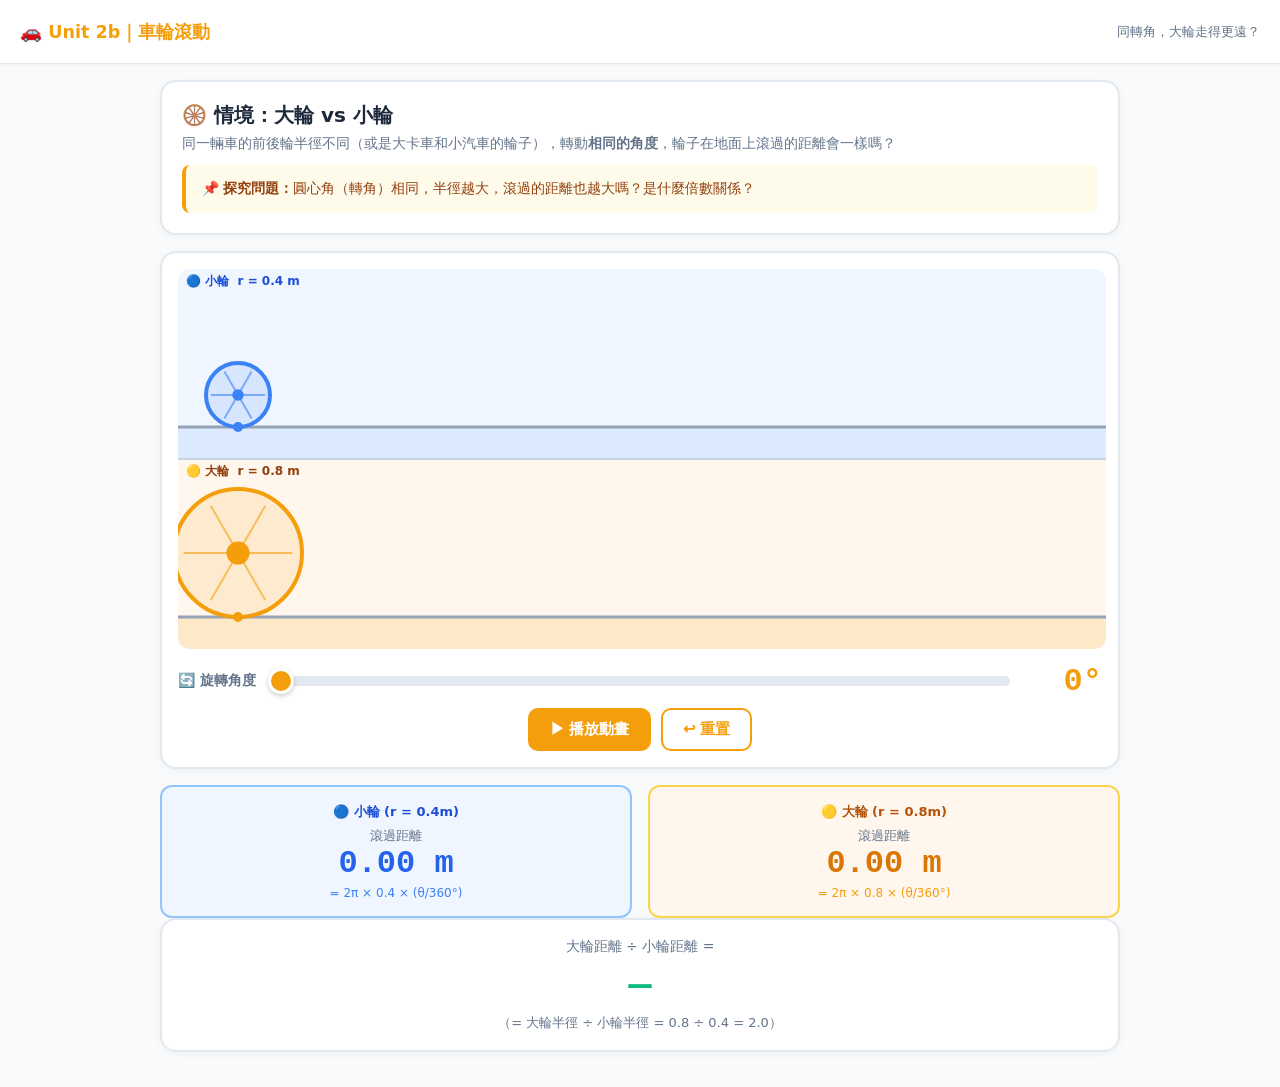
<file: arc-length-units/unit2b-wheel.html>
<!DOCTYPE html>
<html lang="zh-Hant">
<head>
<meta charset="utf-8">
<meta name="viewport" content="width=device-width,initial-scale=1,maximum-scale=1,user-scalable=no">
<title>Unit 2b｜車輪滾動：同轉角，大輪走得更遠？</title>
<style>
:root{--bg:#f8fafc;--panel:#fff;--text:#1e293b;--muted:#64748b;--line:#e2e8f0;--accent:#f59e0b;--blue:#3b82f6;--good:#10b981;}
*{box-sizing:border-box;-webkit-tap-highlight-color:transparent}
body{margin:0;background:var(--bg);color:var(--text);font-family:system-ui,-apple-system,"Noto Sans TC","PingFang TC",sans-serif;padding-top:64px;}
header.topbar{position:fixed;top:0;left:0;right:0;height:64px;background:#fff;border-bottom:1px solid var(--line);display:flex;align-items:center;padding:0 20px;z-index:9999;box-shadow:0 1px 3px rgba(0,0,0,.05);}
.brand{font-weight:800;color:var(--accent);font-size:1.1rem;margin-right:auto;}
.wrap{max-width:1000px;margin:0 auto;padding:16px 20px;}
.card{background:#fff;border:2px solid var(--line);border-radius:16px;padding:20px;margin-bottom:16px;box-shadow:0 2px 8px rgba(0,0,0,.04);}
input[type=range]{width:100%;height:10px;-webkit-appearance:none;appearance:none;background:#e2e8f0;border-radius:5px;outline:none;cursor:pointer;}
input[type=range]::-webkit-slider-thumb{-webkit-appearance:none;width:26px;height:26px;border-radius:50%;background:var(--accent);border:3px solid #fff;box-shadow:0 2px 5px rgba(0,0,0,.2);}
.val-big{font-size:2rem;font-weight:800;font-family:monospace;}
.cmp-row{display:grid;grid-template-columns:1fr 1fr;gap:16px;}
@media(max-width:600px){.cmp-row{grid-template-columns:1fr;}}
.wheel-card{border-radius:12px;padding:16px;text-align:center;}
.small-card{background:#eff6ff;border:2px solid #93c5fd;}
.large-card{background:#fff7ed;border:2px solid #fcd34d;}
canvas#scene{display:block;width:100%;border-radius:12px;}
.toast{position:fixed;bottom:24px;left:50%;transform:translateX(-50%) translateY(80px);background:rgba(15,23,42,.9);color:#fff;padding:12px 22px;border-radius:10px;font-size:15px;font-weight:600;opacity:0;transition:all .3s;z-index:500;}
.toast.show{transform:translateX(-50%) translateY(0);opacity:1;}
button.ctrl-btn{padding:10px 20px;border:2px solid var(--accent);background:var(--accent);color:#fff;border-radius:10px;font-size:15px;font-weight:700;cursor:pointer;transition:all .15s;}
button.ctrl-btn:hover{filter:brightness(1.1);}
button.ctrl-btn.secondary{background:#fff;color:var(--accent);}
</style>
</head>
<body>
<header class="topbar">
  <span class="brand">🚗 Unit 2b｜車輪滾動</span>
  <span style="font-size:13px;color:var(--muted);">同轉角，大輪走得更遠？</span>
</header>

<div class="wrap">

  <div class="card">
    <h2 style="margin:0 0 6px;font-size:20px;">🛞 情境：大輪 vs 小輪</h2>
    <p style="color:var(--muted);font-size:14px;margin:0 0 12px;">同一輛車的前後輪半徑不同（或是大卡車和小汽車的輪子），轉動<b>相同的角度</b>，輪子在地面上滾過的距離會一樣嗎？</p>
    <div style="background:#fffbeb;border-left:4px solid var(--accent);border-radius:8px;padding:12px 16px;font-size:14px;color:#92400e;line-height:1.7;">
      📌 <b>探究問題：</b>圓心角（轉角）相同，半徑越大，滾過的距離也越大嗎？是什麼倍數關係？
    </div>
  </div>

  <!-- Animation scene -->
  <div class="card" style="padding:16px;">
    <canvas id="scene" height="380"></canvas>

    <div style="margin-top:14px;">
      <div style="display:flex;align-items:center;gap:10px;margin-bottom:8px;">
        <span style="font-size:14px;font-weight:700;color:var(--muted);">🔄 旋轉角度</span>
        <input type="range" id="slAngle" min="0" max="720" value="0" step="5" style="flex:1;">
        <span class="val-big" id="valAngle" style="color:var(--accent);min-width:80px;text-align:right;">0°</span>
      </div>
      <div style="display:flex;gap:10px;justify-content:center;flex-wrap:wrap;">
        <button class="ctrl-btn" id="playBtn">▶ 播放動畫</button>
        <button class="ctrl-btn secondary" id="resetBtn">↩ 重置</button>
      </div>
    </div>
  </div>

  <!-- Live comparison -->
  <div class="cmp-row">
    <div class="wheel-card small-card">
      <div style="font-size:13px;font-weight:700;color:#1d4ed8;margin-bottom:6px;">🔵 小輪 (r = 0.4m)</div>
      <div style="font-size:13px;color:var(--muted);">滾過距離</div>
      <div class="val-big" id="distSmall" style="color:#2563eb;">0.00 m</div>
      <div style="font-size:12px;color:#3b82f6;margin-top:4px;">= 2π × 0.4 × (θ/360°)</div>
    </div>
    <div class="wheel-card large-card">
      <div style="font-size:13px;font-weight:700;color:#b45309;margin-bottom:6px;">🟡 大輪 (r = 0.8m)</div>
      <div style="font-size:13px;color:var(--muted);">滾過距離</div>
      <div class="val-big" id="distLarge" style="color:#d97706;">0.00 m</div>
      <div style="font-size:12px;color:#f59e0b;margin-top:4px;">= 2π × 0.8 × (θ/360°)</div>
    </div>
  </div>

  <!-- Ratio insight -->
  <div class="card" style="text-align:center;padding:18px;">
    <div style="font-size:14px;color:var(--muted);margin-bottom:8px;">大輪距離 ÷ 小輪距離 =</div>
    <div class="val-big" id="ratio" style="color:var(--good);font-size:2.4rem;">—</div>
    <div style="font-size:13px;color:var(--muted);margin-top:6px;">（= 大輪半徑 ÷ 小輪半徑 = 0.8 ÷ 0.4 = 2.0）</div>
    <div id="insightBox" style="display:none;margin-top:14px;background:#f0fdf4;border:2px solid #34d399;border-radius:10px;padding:14px;font-size:15px;color:#065f46;line-height:1.8;">
      🎉 不管轉多少度，大輪滾過的距離<b>永遠是小輪的 2 倍</b>！<br>
      這正是因為半徑增加 1 倍，弧長也增加 1 倍。<br>
      <b>弧長 ∝ 半徑</b>（正比關係！）<br>
      <div style="background:#fff;border-radius:8px;padding:10px;margin-top:10px;font-weight:800;font-size:17px;color:#1e40af;border:2px solid #bfdbfe;">
        L = 2πr × (θ / 360°)
      </div>
    </div>
  </div>

</div>
<div class="toast" id="toast"></div>

<script>
(function(){
  'use strict';
  const TAU=Math.PI*2, DEG=Math.PI/180;
  const rSmall=0.4, rLarge=0.8;
  const SCALE=80; // px per metre
  let animId=null, playing=false, currentAngle=0;

  const canvas=document.getElementById('scene');
  const ctx=canvas.getContext('2d');
  const slAngle=document.getElementById('slAngle');
  const valAngle=document.getElementById('valAngle');

  function resize(){
    const dpr=window.devicePixelRatio||1;
    const W=canvas.parentElement.getBoundingClientRect().width-32;
    const H=380;
    canvas.width=W*dpr; canvas.height=H*dpr;
    canvas.style.width=W+'px'; canvas.style.height=H+'px';
    ctx.resetTransform(); ctx.scale(dpr,dpr);
    draw(currentAngle);
  }

  function draw(angleDeg){
    const dpr=window.devicePixelRatio||1;
    const W=canvas.width/dpr, H=canvas.height/dpr;
    const divY=H/2;           // y=190: divider between upper and lower tracks
    const ARROW_H=32;         // height of arrow zone below each ground line
    const groundTop=divY-ARROW_H;  // upper ground line y (= 158)
    const groundBot=H-ARROW_H;     // lower ground line y (= 348)

    ctx.clearRect(0,0,W,H);

    // Upper track: sky area + road area
    ctx.fillStyle='#eff6ff'; ctx.fillRect(0,0,W,groundTop);
    ctx.fillStyle='#dbeafe'; ctx.fillRect(0,groundTop,W,divY-groundTop);

    // Lower track: sky area + road area
    ctx.fillStyle='#fff7ed'; ctx.fillRect(0,divY,W,groundBot-divY);
    ctx.fillStyle='#fde8c8'; ctx.fillRect(0,groundBot,W,H-groundBot);

    // Ground lines
    ctx.strokeStyle='#94a3b8'; ctx.lineWidth=3; ctx.setLineDash([]);
    ctx.beginPath(); ctx.moveTo(0,groundTop); ctx.lineTo(W,groundTop); ctx.stroke();
    ctx.beginPath(); ctx.moveTo(0,groundBot); ctx.lineTo(W,groundBot); ctx.stroke();

    // Divider line
    ctx.strokeStyle='#cbd5e1'; ctx.lineWidth=2;
    ctx.beginPath(); ctx.moveTo(0,divY); ctx.lineTo(W,divY); ctx.stroke();

    const angleRad=angleDeg*DEG;
    const startX=60; // both wheels start at same x

    const sRpx=rSmall*SCALE;           // 32 px
    const sDistPx=sRpx*angleRad;
    const sX=startX+sDistPx;

    const lRpx=rLarge*SCALE;           // 64 px
    const lDistPx=lRpx*angleRad;
    const lX=startX+lDistPx;

    // Small wheel — clipped to upper half
    ctx.save();
    ctx.beginPath(); ctx.rect(0,0,W,divY); ctx.clip();
    drawWheel(ctx,sX,groundTop-sRpx,sRpx,'#3b82f6',angleRad);
    ctx.restore();

    // Large wheel — clipped to lower half
    ctx.save();
    ctx.beginPath(); ctx.rect(0,divY,W,divY); ctx.clip();
    drawWheel(ctx,lX,groundBot-lRpx,lRpx,'#f59e0b',angleRad);
    ctx.restore();

    // Track labels
    ctx.font='bold 12px system-ui'; ctx.textAlign='left';
    ctx.fillStyle='#1d4ed8'; ctx.fillText('🔵 小輪  r = 0.4 m', 8, 16);
    ctx.fillStyle='#92400e'; ctx.fillText('🟡 大輪  r = 0.8 m', 8, divY+16);

    // Distance arrows (below each ground line)
    const arrowYTop=groundTop+20;
    const arrowYBot=groundBot+20;
    drawDist(ctx,startX,arrowYTop,sDistPx,'#1d4ed8',
             '小輪: '+(rSmall*TAU*(angleDeg/360)).toFixed(2)+' m');
    drawDist(ctx,startX,arrowYBot,lDistPx,'#b45309',
             '大輪: '+(rLarge*TAU*(angleDeg/360)).toFixed(2)+' m');

    // Update stats
    const dSmall=rSmall*TAU*(angleDeg/360);
    const dLarge=rLarge*TAU*(angleDeg/360);
    document.getElementById('distSmall').textContent=dSmall.toFixed(2)+' m';
    document.getElementById('distLarge').textContent=dLarge.toFixed(2)+' m';
    valAngle.textContent=angleDeg+'°';

    const rat=angleDeg>0?(dLarge/dSmall).toFixed(2):'—';
    document.getElementById('ratio').textContent=rat;
    if(angleDeg>=180) document.getElementById('insightBox').style.display='block';
  }

  function drawWheel(ctx,cx,cy,r,col,rotAngle){
    ctx.beginPath(); ctx.arc(cx,cy,r,0,TAU);
    ctx.fillStyle=col+'22'; ctx.fill();
    ctx.strokeStyle=col; ctx.lineWidth=4; ctx.stroke();
    ctx.beginPath(); ctx.arc(cx,cy,r*0.18,0,TAU);
    ctx.fillStyle=col; ctx.fill();
    for(let i=0;i<6;i++){
      const a=rotAngle+i*(Math.PI/3);
      ctx.beginPath();
      ctx.moveTo(cx,cy);
      ctx.lineTo(cx+r*0.85*Math.cos(a),cy+r*0.85*Math.sin(a));
      ctx.strokeStyle=col+'99'; ctx.lineWidth=2; ctx.stroke();
    }
    ctx.beginPath();
    ctx.arc(cx+r*Math.cos(Math.PI/2+rotAngle),cy+r*Math.sin(Math.PI/2+rotAngle),5,0,TAU);
    ctx.fillStyle=col; ctx.fill();
  }

  function drawDist(ctx,x0,y,dist,col,label){
    if(dist<1) return;
    ctx.setLineDash([]);
    ctx.beginPath();
    ctx.moveTo(x0,y); ctx.lineTo(x0+dist,y);
    ctx.strokeStyle=col; ctx.lineWidth=3; ctx.stroke();
    // arrowhead
    ctx.beginPath();
    ctx.moveTo(x0+dist,y);
    ctx.lineTo(x0+dist-8,y-5);
    ctx.lineTo(x0+dist-8,y+5);
    ctx.fillStyle=col; ctx.fill();
    // label above arrow line
    ctx.font='bold 11px system-ui'; ctx.fillStyle=col; ctx.textAlign='left';
    ctx.fillText(label,x0+4,y-5);
  }

  slAngle.addEventListener('input',()=>{
    currentAngle=parseInt(slAngle.value);
    draw(currentAngle);
  });

  document.getElementById('playBtn').addEventListener('click',()=>{
    if(playing){
      cancelAnimationFrame(animId); playing=false;
      document.getElementById('playBtn').textContent='▶ 播放動畫';
      return;
    }
    playing=true;
    document.getElementById('playBtn').textContent='⏸ 暫停';
    if(currentAngle>=720){ currentAngle=0; slAngle.value=0; }
    function step(){
      currentAngle=Math.min(currentAngle+3,720);
      slAngle.value=currentAngle;
      draw(currentAngle);
      if(currentAngle<720 && playing) animId=requestAnimationFrame(step);
      else { playing=false; document.getElementById('playBtn').textContent='▶ 再看一次'; }
    }
    animId=requestAnimationFrame(step);
  });

  document.getElementById('resetBtn').addEventListener('click',()=>{
    cancelAnimationFrame(animId); playing=false;
    currentAngle=0; slAngle.value=0;
    document.getElementById('playBtn').textContent='▶ 播放動畫';
    document.getElementById('insightBox').style.display='none';
    draw(0);
  });

  window.addEventListener('resize',resize);
  resize();
})();
</script>
</body>
</html>
</file>
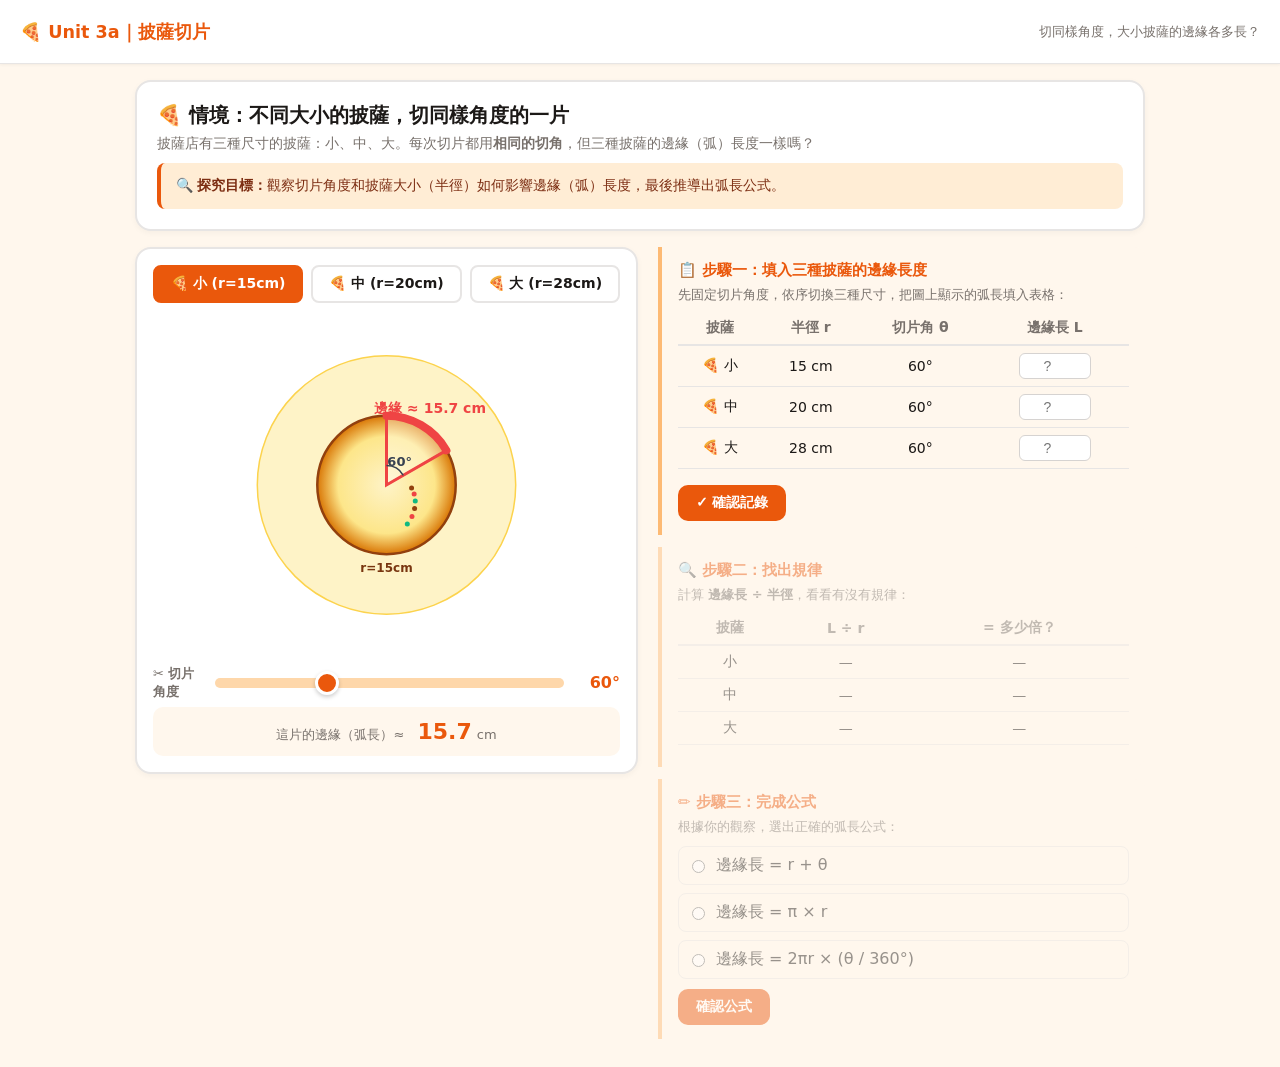
<file: arc-length-units/unit3a-pizza.html>
<!DOCTYPE html>
<html lang="zh-Hant">
<head>
<meta charset="utf-8">
<meta name="viewport" content="width=device-width,initial-scale=1,maximum-scale=1,user-scalable=no">
<title>Unit 3a｜披薩切片：切同樣角度，大小披薩的邊緣各多長？</title>
<style>
:root{--bg:#fff7ed;--panel:#fff;--text:#1c1917;--muted:#78716c;--line:#e7e5e4;--accent:#ea580c;--red:#ef4444;--good:#16a34a;}
*{box-sizing:border-box;-webkit-tap-highlight-color:transparent}
body{margin:0;background:var(--bg);color:var(--text);font-family:system-ui,-apple-system,"Noto Sans TC","PingFang TC",sans-serif;padding-top:64px;}
header.topbar{position:fixed;top:0;left:0;right:0;height:64px;background:#fff;border-bottom:1px solid var(--line);display:flex;align-items:center;padding:0 20px;z-index:9999;box-shadow:0 1px 3px rgba(0,0,0,.05);}
.brand{font-weight:800;color:var(--accent);font-size:1.1rem;margin-right:auto;}
.wrap{max-width:1050px;margin:0 auto;padding:16px 20px;}
.card{background:#fff;border:2px solid var(--line);border-radius:16px;padding:20px;margin-bottom:16px;box-shadow:0 2px 6px rgba(0,0,0,.04);}
.main-grid{display:grid;grid-template-columns:1fr 1fr;gap:20px;align-items:start;}
@media(max-width:860px){.main-grid{grid-template-columns:1fr;}}
canvas{display:block;width:100%;}
/* controls */
input[type=range]{width:100%;height:10px;-webkit-appearance:none;appearance:none;background:#fed7aa;border-radius:5px;outline:none;cursor:pointer;}
input[type=range]::-webkit-slider-thumb{-webkit-appearance:none;width:24px;height:24px;border-radius:50%;background:var(--accent);border:3px solid #fff;box-shadow:0 2px 4px rgba(0,0,0,.2);}
.size-btns{display:flex;gap:8px;margin-bottom:12px;}
.sz-btn{flex:1;padding:8px 4px;border:2px solid var(--line);border-radius:8px;background:#fff;font-weight:700;font-size:14px;cursor:pointer;transition:all .15s;text-align:center;}
.sz-btn.active{background:var(--accent);color:#fff;border-color:var(--accent);}
/* steps */
.step-block{border-left:4px solid #fdba74;background:#fff7ed;border-radius:0 10px 10px 0;padding:14px 16px;margin-bottom:12px;}
.step-block.locked{opacity:.45;pointer-events:none;}
.step-title{font-weight:700;font-size:15px;color:var(--accent);margin-bottom:6px;}
/* table */
table{width:100%;border-collapse:collapse;font-size:14px;margin:8px 0;}
th{background:#fff7ed;padding:7px 6px;font-weight:700;color:var(--muted);border-bottom:2px solid var(--line);text-align:center;}
td{padding:7px 6px;border-bottom:1px solid var(--line);text-align:center;}
td input[type=number]{width:72px;padding:4px;border:1.5px solid #d6d3d1;border-radius:6px;font-size:14px;text-align:center;}
tr.done td{background:#fef9c3;}
/* formula box */
.formula-slot{display:inline-flex;align-items:center;gap:6px;background:#fff7ed;border:2px solid #fdba74;border-radius:8px;padding:6px 12px;font-weight:700;font-size:16px;}
select.formula-sel{padding:4px 8px;border:1.5px solid #fdba74;border-radius:6px;font-size:15px;font-weight:700;background:#fff;cursor:pointer;}
/* action buttons */
.act-btn{padding:9px 18px;border:none;border-radius:10px;font-size:14px;font-weight:700;cursor:pointer;transition:all .15s;}
.act-btn.primary{background:var(--accent);color:#fff;}
.act-btn.primary:hover{filter:brightness(1.1);}
/* toast */
.toast{position:fixed;bottom:24px;left:50%;transform:translateX(-50%) translateY(80px);background:rgba(28,25,23,.9);color:#fff;padding:11px 20px;border-radius:10px;font-size:14px;font-weight:600;opacity:0;transition:all .3s;z-index:500;}
.toast.show{transform:translateX(-50%) translateY(0);opacity:1;}
.conc-box{display:none;background:linear-gradient(135deg,#fefce8,#fef9c3);border:2px solid #fde047;border-radius:14px;padding:18px;margin-top:12px;}
</style>
</head>
<body>
<header class="topbar">
  <span class="brand">🍕 Unit 3a｜披薩切片</span>
  <span style="font-size:13px;color:var(--muted);">切同樣角度，大小披薩的邊緣各多長？</span>
</header>

<div class="wrap">

  <div class="card">
    <h2 style="margin:0 0 6px;font-size:20px;">🍕 情境：不同大小的披薩，切同樣角度的一片</h2>
    <p style="color:var(--muted);font-size:14px;margin:0 0 10px;">披薩店有三種尺寸的披薩：小、中、大。每次切片都用<b>相同的切角</b>，但三種披薩的邊緣（弧）長度一樣嗎？</p>
    <div style="background:#ffedd5;border-left:4px solid var(--accent);border-radius:8px;padding:11px 15px;font-size:14px;color:#7c2d12;line-height:1.7;">
      🔍 <b>探究目標：</b>觀察切片角度和披薩大小（半徑）如何影響邊緣（弧）長度，最後推導出弧長公式。
    </div>
  </div>

  <div class="main-grid">
    <!-- Left: Pizza canvas -->
    <div class="card" style="padding:16px;">
      <div class="size-btns" id="sizeBtns">
        <div class="sz-btn active" data-size="0">🍕 小 (r=15cm)</div>
        <div class="sz-btn" data-size="1">🍕 中 (r=20cm)</div>
        <div class="sz-btn" data-size="2">🍕 大 (r=28cm)</div>
      </div>
      <canvas id="pizzaCanvas" height="320"></canvas>
      <div style="margin-top:10px;">
        <div style="display:flex;align-items:center;gap:10px;margin-bottom:6px;">
          <span style="font-size:13px;font-weight:700;color:var(--muted);">✂️ 切片角度</span>
          <input type="range" id="slAngle" min="20" max="150" value="60" step="5">
          <span style="font-weight:800;font-size:16px;color:var(--accent);min-width:44px;text-align:right;" id="valAngle">60°</span>
        </div>
        <div style="background:#fff7ed;border-radius:10px;padding:12px;text-align:center;">
          <span style="font-size:13px;color:var(--muted);">這片的邊緣（弧長）≈</span>
          <span style="font-size:22px;font-weight:800;color:var(--accent);margin-left:8px;" id="liveArcLen">—</span>
          <span style="color:var(--muted);font-size:13px;"> cm</span>
        </div>
      </div>
    </div>

    <!-- Right: Step tasks -->
    <div>
      <!-- Step 1: Record table -->
      <div class="step-block" id="step1">
        <div class="step-title">📋 步驟一：填入三種披薩的邊緣長度</div>
        <p style="font-size:13px;color:var(--muted);margin:0 0 8px;">先固定切片角度，依序切換三種尺寸，把圖上顯示的弧長填入表格：</p>
        <table>
          <thead><tr><th>披薩</th><th>半徑 r</th><th>切片角 θ</th><th>邊緣長 L</th></tr></thead>
          <tbody id="recTable">
            <tr data-row="0"><td>🍕 小</td><td>15 cm</td><td id="ang0">—</td><td><input type="number" id="rec0" placeholder="?" min="0" step="0.1"></td></tr>
            <tr data-row="1"><td>🍕 中</td><td>20 cm</td><td id="ang1">—</td><td><input type="number" id="rec1" placeholder="?" min="0" step="0.1"></td></tr>
            <tr data-row="2"><td>🍕 大</td><td>28 cm</td><td id="ang2">—</td><td><input type="number" id="rec2" placeholder="?" min="0" step="0.1"></td></tr>
          </tbody>
        </table>
        <button class="act-btn primary" id="checkStep1" style="margin-top:8px;">✓ 確認記錄</button>
      </div>

      <!-- Step 2: Pattern (locked) -->
      <div class="step-block locked" id="step2">
        <div class="step-title">🔍 步驟二：找出規律</div>
        <p style="font-size:13px;color:var(--muted);margin:0 0 8px;">計算 <b>邊緣長 ÷ 半徑</b>，看看有沒有規律：</p>
        <table>
          <thead><tr><th>披薩</th><th>L ÷ r</th><th>= 多少倍？</th></tr></thead>
          <tbody>
            <tr><td>小</td><td id="ratio0">—</td><td id="ratio0x">—</td></tr>
            <tr><td>中</td><td id="ratio1">—</td><td id="ratio1x">—</td></tr>
            <tr><td>大</td><td id="ratio2">—</td><td id="ratio2x">—</td></tr>
          </tbody>
        </table>
        <div id="patternHint" style="display:none;background:#fef9c3;border-radius:8px;padding:10px;font-size:14px;color:#713f12;margin-top:8px;line-height:1.7;">
          💡 <b>你發現了！</b>三個比值 L÷r 幾乎相同。<br>
          這個比值是 <b>2π × (θ/360°)</b>，只由切片角度決定！<br>
          所以：<b>L = r × 比值 = r × 2π × (θ/360°)</b>
        </div>
        <button class="act-btn primary" id="unlockStep3" style="margin-top:8px;display:none;">繼續 → 推導公式</button>
      </div>

      <!-- Step 3: Formula (locked) -->
      <div class="step-block locked" id="step3">
        <div class="step-title">✏️ 步驟三：完成公式</div>
        <p style="font-size:13px;color:var(--muted);margin:0 0 10px;">根據你的觀察，選出正確的弧長公式：</p>
        <div style="display:flex;flex-direction:column;gap:8px;">
          <label style="display:flex;align-items:center;gap:8px;cursor:pointer;padding:8px;border:1.5px solid var(--line);border-radius:8px;">
            <input type="radio" name="formula" value="a"> 邊緣長 = r + θ
          </label>
          <label style="display:flex;align-items:center;gap:8px;cursor:pointer;padding:8px;border:1.5px solid var(--line);border-radius:8px;">
            <input type="radio" name="formula" value="b"> 邊緣長 = π × r
          </label>
          <label style="display:flex;align-items:center;gap:8px;cursor:pointer;padding:8px;border:1.5px solid var(--line);border-radius:8px;" id="correctOpt">
            <input type="radio" name="formula" value="c"> 邊緣長 = 2πr × (θ / 360°)
          </label>
        </div>
        <button class="act-btn primary" id="checkFormula" style="margin-top:10px;">確認公式</button>

        <div class="conc-box" id="concBox">
          <b style="color:#713f12;font-size:16px;">🎉 完全正確！</b>
          <p style="font-size:14px;color:#78350f;line-height:1.8;margin:8px 0;">不管披薩大小，<b>切片角度</b>和<b>半徑</b>共同決定了邊緣長度：</p>
          <div style="background:#fff;border-radius:10px;padding:12px;text-align:center;font-size:20px;font-weight:800;color:#92400e;border:2px solid #fcd34d;">
            L = 2πr × (θ / 360°)
          </div>
          <p style="font-size:13px;color:#a16207;margin:10px 0 0;line-height:1.7;">
            💡 大披薩切片的邊緣，正比於半徑 r。<br>
            切角越大，邊緣也越長——它們也成正比！
          </p>
        </div>
      </div>

    </div>
  </div>
</div>
<div class="toast" id="toast"></div>

<script>
(function(){
  'use strict';
  const TAU=Math.PI*2,DEG=Math.PI/180;
  const RADII=[15,20,28]; // cm
  const COLORS=['#ef4444','#f97316','#eab308'];
  let selSize=0;

  const canvas=document.getElementById('pizzaCanvas');
  const ctx=canvas.getContext('2d');
  const sl=document.getElementById('slAngle');

  function resize(){
    const dpr=window.devicePixelRatio||1;
    const W=canvas.parentElement.getBoundingClientRect().width-32;
    const H=Math.min(W,340);
    canvas.width=W*dpr; canvas.height=H*dpr;
    canvas.style.width=W+'px'; canvas.style.height=H+'px';
    ctx.resetTransform(); ctx.scale(dpr,dpr);
    draw();
  }

  function draw(){
    const dpr=window.devicePixelRatio||1;
    const W=canvas.width/dpr, H=canvas.height/dpr;
    ctx.clearRect(0,0,W,H);

    const angle=parseInt(sl.value);
    const r=RADII[selSize];
    const scale=(Math.min(W,H)*0.38)/RADII[2];
    const rpx=r*scale;
    const cx=W/2, cy=H/2;
    const col=COLORS[selSize];
    const startA=-Math.PI/2, endA=startA+angle*DEG;

    // Draw all three pizzas faintly
    RADII.forEach((ri,i)=>{
      if(i===selSize) return;
      const rp=ri*scale;
      ctx.beginPath(); ctx.arc(cx,cy,rp,0,TAU);
      ctx.fillStyle='#fef3c7'; ctx.fill();
      ctx.strokeStyle='#fcd34d'; ctx.lineWidth=1.5; ctx.stroke();
    });

    // Selected pizza body
    ctx.beginPath(); ctx.arc(cx,cy,rpx,0,TAU);
    // Pizza gradient
    const grad=ctx.createRadialGradient(cx,cy,0,cx,cy,rpx);
    grad.addColorStop(0,'#fef3c7'); grad.addColorStop(0.7,'#fde68a'); grad.addColorStop(1,'#d97706');
    ctx.fillStyle=grad; ctx.fill();
    ctx.strokeStyle='#92400e'; ctx.lineWidth=2.5; ctx.stroke();

    // Toppings dots
    const seed=selSize*17+11;
    for(let i=0;i<(selSize+1)*6;i++){
      const a=((seed*i+7)%360)*DEG;
      const dist=rpx*0.2+rpx*0.55*((seed*i+3)%10)/10;
      const tx=cx+dist*Math.cos(a), ty=cy+dist*Math.sin(a);
      ctx.beginPath(); ctx.arc(tx,ty,2.5,0,TAU);
      ctx.fillStyle=['#ef4444','#10b981','#92400e'][(i+seed)%3]; ctx.fill();
    }

    // Slice sector highlight
    ctx.beginPath(); ctx.moveTo(cx,cy); ctx.arc(cx,cy,rpx,startA,endA); ctx.closePath();
    ctx.fillStyle='rgba(255,255,255,0.35)'; ctx.fill();
    ctx.strokeStyle=col; ctx.lineWidth=3; ctx.stroke();

    // Crust arc (thick)
    ctx.beginPath(); ctx.arc(cx,cy,rpx,startA,endA);
    ctx.strokeStyle=col; ctx.lineWidth=8; ctx.lineCap='round'; ctx.stroke();

    // Radius lines
    ctx.beginPath();
    ctx.moveTo(cx,cy); ctx.lineTo(cx+rpx*Math.cos(startA),cy+rpx*Math.sin(startA));
    ctx.moveTo(cx,cy); ctx.lineTo(cx+rpx*Math.cos(endA),cy+rpx*Math.sin(endA));
    ctx.strokeStyle=col+'cc'; ctx.lineWidth=2; ctx.lineCap='butt'; ctx.stroke();

    // Angle label
    ctx.beginPath();
    ctx.arc(cx,cy,rpx*0.28,startA,endA);
    ctx.strokeStyle='#374151'; ctx.lineWidth=1.5; ctx.stroke();
    ctx.fillStyle='#374151'; ctx.font='bold 13px system-ui'; ctx.textAlign='center'; ctx.textBaseline='middle';
    const mid=startA+angle*DEG/2;
    ctx.fillText(angle+'°',cx+rpx*0.38*Math.cos(mid),cy+rpx*0.38*Math.sin(mid));

    // Arc length label
    const arcLen=2*Math.PI*r*(angle/360);
    ctx.fillStyle=col; ctx.font='bold 14px system-ui'; ctx.textAlign='center';
    ctx.fillText('邊緣 ≈ '+arcLen.toFixed(1)+' cm',cx+(rpx+18)*Math.cos(mid),(cy+(rpx+18)*Math.sin(mid)));

    // Center label
    ctx.fillStyle='#78350f'; ctx.font='bold 12px system-ui'; ctx.textAlign='center'; ctx.textBaseline='alphabetic';
    ctx.fillText('r='+r+'cm', cx, cy+rpx+18);

    // Update live display
    document.getElementById('liveArcLen').textContent=arcLen.toFixed(1);
    document.getElementById('valAngle').textContent=angle+'°';

    // Update angle cells in table
    RADII.forEach((_,i)=>{ const el=document.getElementById('ang'+i); if(el) el.textContent=angle+'°'; });
  }

  // Size buttons
  document.getElementById('sizeBtns').querySelectorAll('.sz-btn').forEach(btn=>{
    btn.addEventListener('click',()=>{
      selSize=parseInt(btn.dataset.size);
      document.querySelectorAll('.sz-btn').forEach(b=>b.classList.remove('active'));
      btn.classList.add('active');
      draw();
    });
  });
  sl.addEventListener('input', draw);

  // Step 1 check
  document.getElementById('checkStep1').addEventListener('click',()=>{
    const angle=parseInt(sl.value);
    let ok=true;
    RADII.forEach((r,i)=>{
      const expected=parseFloat((2*Math.PI*r*(angle/360)).toFixed(1));
      const val=parseFloat(document.getElementById('rec'+i).value);
      const row=document.querySelector(`tr[data-row="${i}"]`);
      if(!isNaN(val)&&Math.abs(val-expected)<expected*0.06){
        row.classList.add('done');
        document.getElementById('rec'+i).style.borderColor='#16a34a';
      } else { ok=false; document.getElementById('rec'+i).style.borderColor='#ef4444'; }
    });
    if(ok){
      document.getElementById('step2').classList.remove('locked');
      // Fill ratios
      const angle2=parseInt(sl.value);
      RADII.forEach((r,i)=>{
        const val=parseFloat(document.getElementById('rec'+i).value);
        const ratio=val/r;
        document.getElementById('ratio'+i).textContent=ratio.toFixed(3);
        const theory=2*Math.PI*(angle2/360);
        document.getElementById('ratio'+i+'x').textContent='≈ 2π×('+angle2+'÷360)='+theory.toFixed(3);
      });
      setTimeout(()=>{
        document.getElementById('patternHint').style.display='block';
        document.getElementById('unlockStep3').style.display='inline-block';
      },400);
      toast('✅ 記錄正確！觀察 L÷r 的規律！');
    } else {
      toast('📌 提示：弧長 = 2π × r × (θ/360)，用計算機算算看');
    }
  });

  document.getElementById('unlockStep3').addEventListener('click',()=>{
    document.getElementById('step3').classList.remove('locked');
    document.getElementById('step3').scrollIntoView({behavior:'smooth',block:'nearest'});
  });

  // Formula check
  document.getElementById('checkFormula').addEventListener('click',()=>{
    const sel=document.querySelector('input[name="formula"]:checked');
    if(!sel){toast('請先選擇一個公式！');return;}
    if(sel.value==='c'){
      document.getElementById('concBox').style.display='block';
      document.getElementById('correctOpt').style.background='#f0fdf4';
      document.getElementById('correctOpt').style.border='2px solid #16a34a';
      setTimeout(()=>document.getElementById('concBox').scrollIntoView({behavior:'smooth'}),200);
      toast('🎉 完全正確！你推導出弧長公式了！');
    } else {
      toast('❌ 再想想看：邊緣長度跟切角成正比，跟半徑也成正比，應該是乘法關係！');
    }
  });

  function toast(msg){
    const t=document.getElementById('toast');
    t.textContent=msg; t.classList.add('show');
    setTimeout(()=>t.classList.remove('show'),3500);
  }

  window.addEventListener('resize',resize);
  resize();
})();
</script>
</body>
</html>
</file>
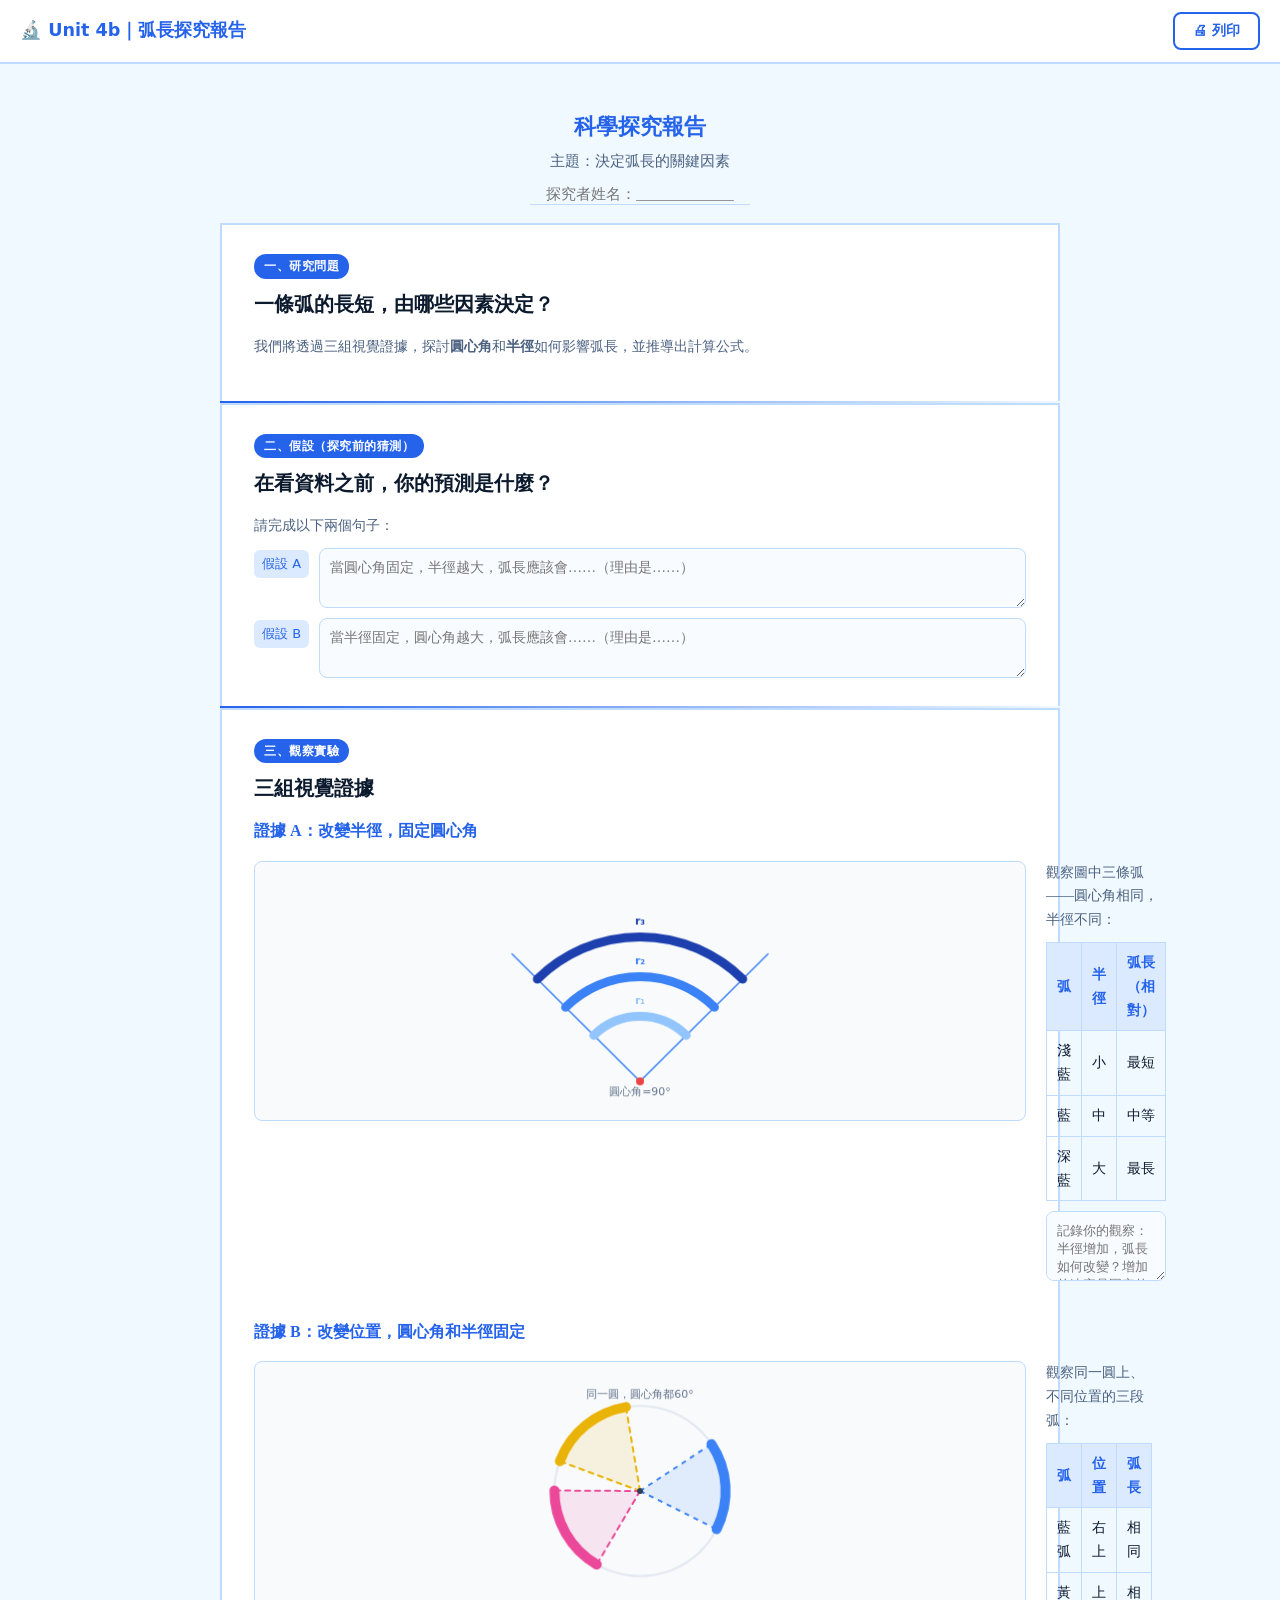
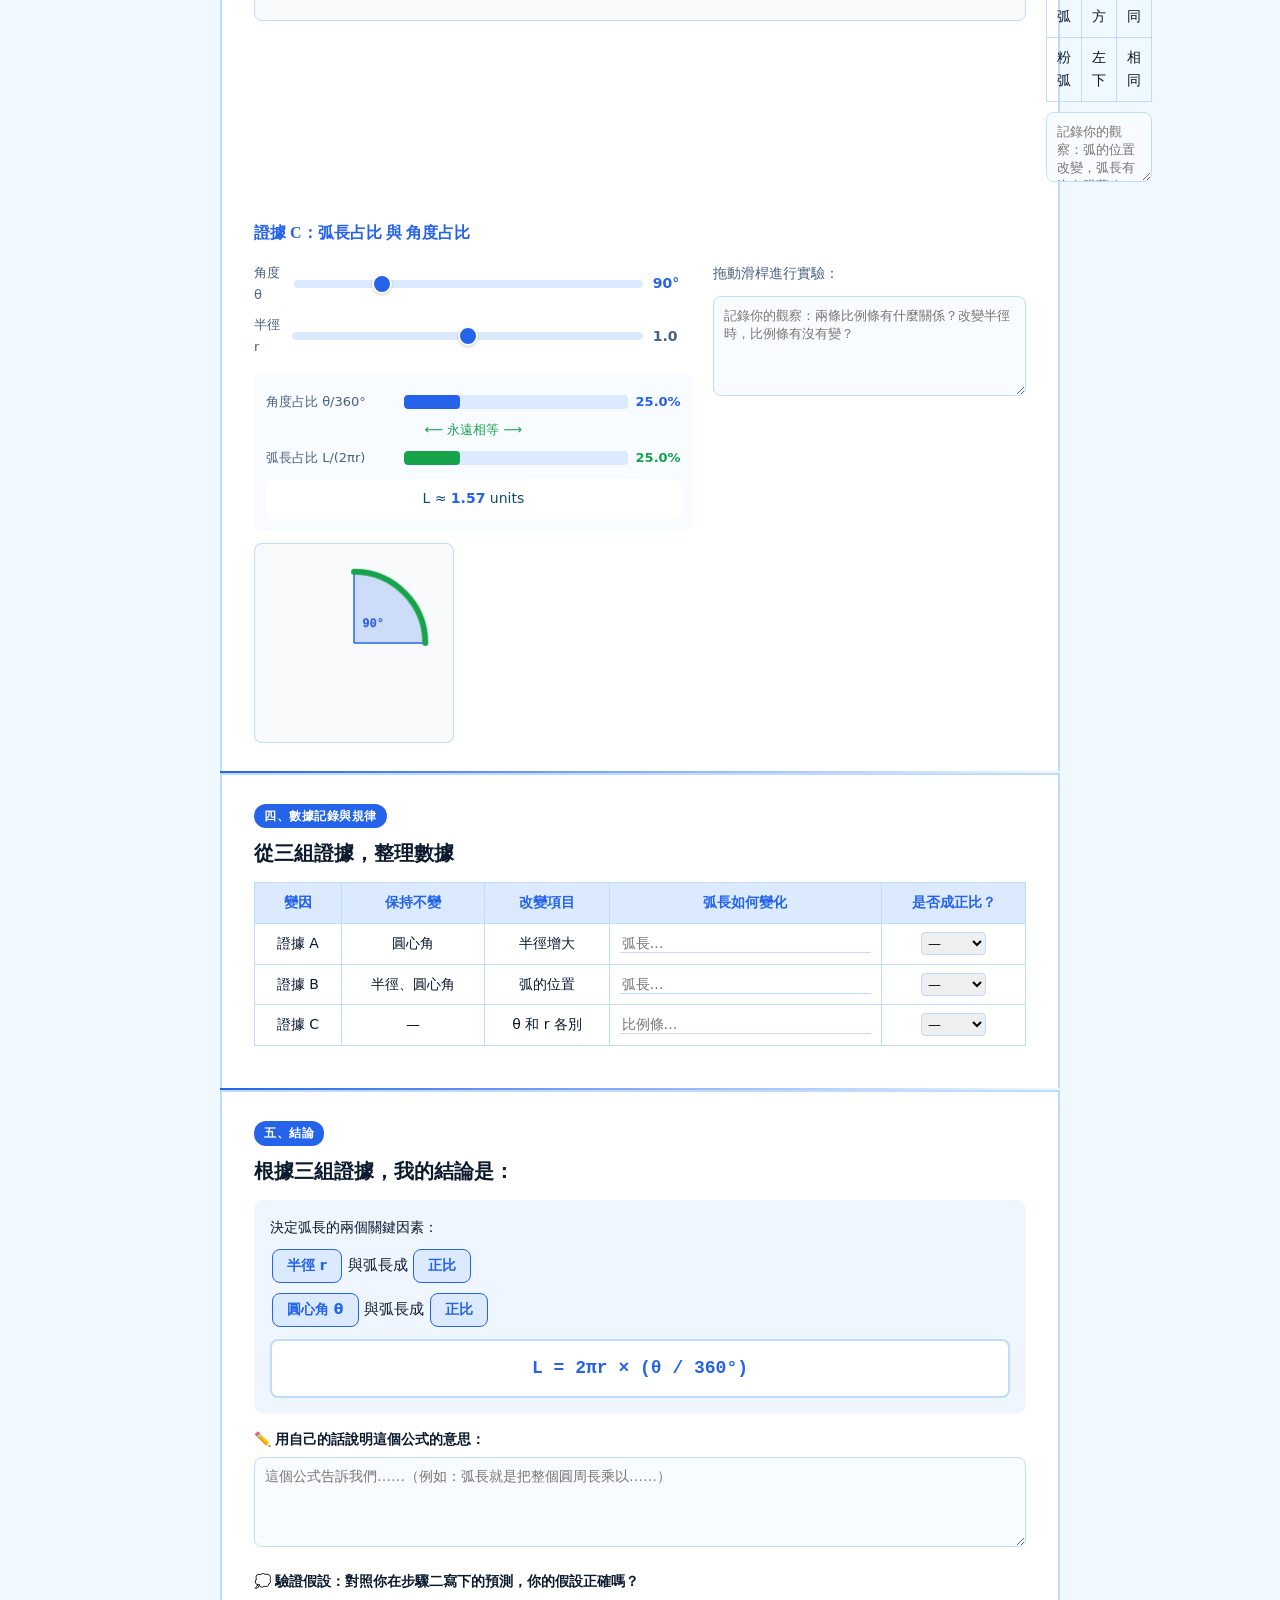
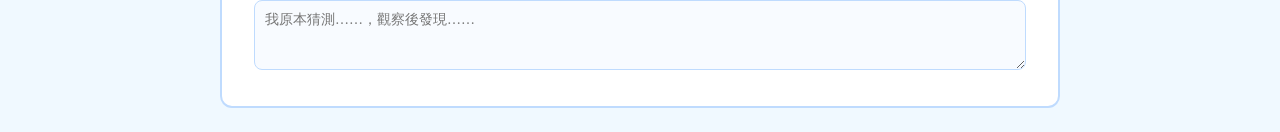
<file: arc-length-units/unit4b-science-report.html>
<!DOCTYPE html>
<html lang="zh-Hant">
<head>
<meta charset="utf-8">
<meta name="viewport" content="width=device-width,initial-scale=1,maximum-scale=1,user-scalable=no">
<title>Unit 4b｜科學探究報告：弧長的決定因素</title>
<style>
:root{--bg:#f0f9ff;--panel:#fff;--text:#0c1a2e;--muted:#4b6180;--line:#bfdbfe;--accent:#2563eb;--good:#16a34a;--warn:#d97706;}
*{box-sizing:border-box;-webkit-tap-highlight-color:transparent}
body{margin:0;background:var(--bg);color:var(--text);font-family:"Georgia","Noto Serif TC",serif;padding-top:64px;font-size:15px;line-height:1.7;}
header.topbar{position:fixed;top:0;left:0;right:0;height:64px;background:#fff;border-bottom:2px solid var(--line);display:flex;align-items:center;padding:0 20px;z-index:9999;}
.brand{font-weight:800;color:var(--accent);font-size:1.1rem;font-family:system-ui;margin-right:auto;}
.wrap{max-width:880px;margin:0 auto;padding:24px 20px;}
/* Report structure */
.report-section{background:#fff;border:2px solid var(--line);border-radius:0;margin-bottom:0;padding:28px 32px;border-bottom:none;}
.report-section:first-of-type{border-radius:12px 12px 0 0;}
.report-section:last-of-type{border-bottom:2px solid var(--line);border-radius:0 0 12px 12px;}
.section-label{display:inline-block;background:var(--accent);color:#fff;font-size:12px;font-weight:700;padding:2px 10px;border-radius:12px;letter-spacing:.5px;margin-bottom:8px;font-family:system-ui;}
h2.sec-title{font-size:20px;margin:0 0 12px;color:var(--text);}
/* Hypothesis input */
textarea{width:100%;border:1.5px solid var(--line);border-radius:8px;padding:10px;font-size:14px;font-family:inherit;resize:vertical;min-height:80px;background:#f8fbff;transition:border .2s;}
textarea:focus{outline:none;border-color:var(--accent);}
/* Evidence layout */
.ev-grid{display:grid;grid-template-columns:1.4fr 1fr;gap:20px;margin-top:16px;}
@media(max-width:760px){.ev-grid{grid-template-columns:1fr;}}
canvas{display:block;width:100%;background:#f8fafc;border-radius:8px;border:1px solid var(--line);}
/* Ruler bars */
.ruler-row{display:flex;align-items:center;gap:8px;margin:6px 0;}
.ruler-label{font-size:13px;color:var(--muted);width:130px;flex-shrink:0;font-family:system-ui;}
.ruler-track{flex:1;height:14px;background:#dbeafe;border-radius:4px;overflow:hidden;}
.ruler-fill{height:100%;border-radius:4px;transition:width .15s;}
.fill-angle{background:#2563eb;} .fill-arc{background:#16a34a;}
/* Controls */
input[type=range]{width:100%;height:8px;-webkit-appearance:none;appearance:none;background:#dbeafe;border-radius:4px;outline:none;cursor:pointer;}
input[type=range]::-webkit-slider-thumb{-webkit-appearance:none;width:20px;height:20px;border-radius:50%;background:var(--accent);border:2px solid #fff;box-shadow:0 1px 3px rgba(0,0,0,.2);}
/* Data table */
.data-table{width:100%;border-collapse:collapse;font-size:14px;font-family:system-ui;}
.data-table th{background:#dbeafe;padding:8px 10px;font-weight:700;color:var(--accent);text-align:center;border:1px solid var(--line);}
.data-table td{padding:8px 10px;border:1px solid var(--line);text-align:center;}
/* Conclusion badges */
.key-badge{display:inline-block;background:#dbeafe;border:1.5px solid var(--accent);border-radius:8px;padding:4px 14px;font-weight:700;color:var(--accent);font-family:system-ui;font-size:14px;margin:2px;}
/* Print-friendly divider */
.divider{height:2px;background:linear-gradient(90deg,var(--accent),transparent);margin:0;}
/* Toast */
.toast{position:fixed;bottom:24px;left:50%;transform:translateX(-50%) translateY(80px);background:rgba(12,26,46,.9);color:#fff;padding:11px 20px;border-radius:10px;font-size:14px;font-weight:600;opacity:0;transition:all .3s;z-index:500;font-family:system-ui;}
.toast.show{transform:translateX(-50%) translateY(0);opacity:1;}
button.sci-btn{padding:8px 18px;border:2px solid var(--accent);border-radius:8px;background:#fff;color:var(--accent);font-size:14px;font-weight:700;cursor:pointer;font-family:system-ui;transition:all .15s;}
button.sci-btn:hover{background:var(--accent);color:#fff;}
</style>
</head>
<body>
<header class="topbar">
  <span class="brand">🔬 Unit 4b｜弧長探究報告</span>
  <button class="sci-btn" id="printBtn" style="margin-left:auto;">🖨 列印</button>
</header>

<div class="wrap">

  <div style="text-align:center;padding:20px 0 16px;">
    <h1 style="font-size:22px;color:var(--accent);margin:0 0 4px;">科學探究報告</h1>
    <p style="font-size:15px;color:var(--muted);margin:0;">主題：決定弧長的關鍵因素</p>
    <input type="text" placeholder="探究者姓名：_____________" style="margin-top:10px;border:none;border-bottom:1.5px solid var(--line);background:transparent;font-size:15px;text-align:center;width:220px;outline:none;font-family:inherit;color:var(--text);">
  </div>

  <!-- 1. 研究問題 -->
  <div class="report-section">
    <span class="section-label">一、研究問題</span>
    <h2 class="sec-title">一條弧的長短，由哪些因素決定？</h2>
    <p style="color:var(--muted);font-size:14px;">我們將透過三組視覺證據，探討<b>圓心角</b>和<b>半徑</b>如何影響弧長，並推導出計算公式。</p>
  </div>
  <div class="divider"></div>

  <!-- 2. 假設 -->
  <div class="report-section">
    <span class="section-label">二、假設（探究前的猜測）</span>
    <h2 class="sec-title">在看資料之前，你的預測是什麼？</h2>
    <p style="font-size:14px;color:var(--muted);margin-bottom:10px;">請完成以下兩個句子：</p>
    <div style="display:flex;flex-direction:column;gap:10px;">
      <div style="display:flex;align-items:flex-start;gap:10px;">
        <span style="background:#dbeafe;color:var(--accent);font-size:13px;padding:3px 8px;border-radius:6px;white-space:nowrap;font-family:system-ui;margin-top:2px;">假設 A</span>
        <textarea placeholder="當圓心角固定，半徑越大，弧長應該會……（理由是……）" style="min-height:60px;"></textarea>
      </div>
      <div style="display:flex;align-items:flex-start;gap:10px;">
        <span style="background:#dbeafe;color:var(--accent);font-size:13px;padding:3px 8px;border-radius:6px;white-space:nowrap;font-family:system-ui;margin-top:2px;">假設 B</span>
        <textarea placeholder="當半徑固定，圓心角越大，弧長應該會……（理由是……）" style="min-height:60px;"></textarea>
      </div>
    </div>
  </div>
  <div class="divider"></div>

  <!-- 3. 觀察實驗 -->
  <div class="report-section">
    <span class="section-label">三、觀察實驗</span>
    <h2 class="sec-title">三組視覺證據</h2>

    <!-- Evidence A -->
    <div style="margin-bottom:28px;">
      <b style="font-size:16px;color:var(--accent);">證據 A：改變半徑，固定圓心角</b>
      <div class="ev-grid">
        <canvas id="evCA" height="260"></canvas>
        <div>
          <p style="font-size:14px;color:var(--muted);margin:0 0 10px;">觀察圖中三條弧——圓心角相同，半徑不同：</p>
          <table class="data-table" style="margin-bottom:10px;">
            <tr><th>弧</th><th>半徑</th><th>弧長（相對）</th></tr>
            <tr><td>淺藍</td><td>小</td><td>最短</td></tr>
            <tr><td>藍</td><td>中</td><td>中等</td></tr>
            <tr><td>深藍</td><td>大</td><td>最長</td></tr>
          </table>
          <textarea placeholder="記錄你的觀察：半徑增加，弧長如何改變？增加的速率是固定的嗎？" style="min-height:70px;font-size:13px;"></textarea>
        </div>
      </div>
    </div>

    <!-- Evidence B -->
    <div style="margin-bottom:28px;">
      <b style="font-size:16px;color:var(--accent);">證據 B：改變位置，圓心角和半徑固定</b>
      <div class="ev-grid">
        <canvas id="evCB" height="260"></canvas>
        <div>
          <p style="font-size:14px;color:var(--muted);margin:0 0 10px;">觀察同一圓上、不同位置的三段弧：</p>
          <table class="data-table" style="margin-bottom:10px;">
            <tr><th>弧</th><th>位置</th><th>弧長</th></tr>
            <tr><td>藍弧</td><td>右上</td><td>相同</td></tr>
            <tr><td>黃弧</td><td>上方</td><td>相同</td></tr>
            <tr><td>粉弧</td><td>左下</td><td>相同</td></tr>
          </table>
          <textarea placeholder="記錄你的觀察：弧的位置改變，弧長有沒有跟著改變？" style="min-height:70px;font-size:13px;"></textarea>
        </div>
      </div>
    </div>

    <!-- Evidence C -->
    <div>
      <b style="font-size:16px;color:var(--accent);">證據 C：弧長占比 與 角度占比</b>
      <div class="ev-grid">
        <div>
          <div style="display:flex;align-items:center;gap:8px;margin-bottom:8px;">
            <span style="font-size:13px;font-family:system-ui;color:var(--muted);">角度 θ</span>
            <input type="range" id="sl-angle" min="10" max="350" value="90" step="5">
            <span id="val-angle" style="font-weight:700;color:var(--accent);font-size:14px;min-width:40px;font-family:system-ui;">90°</span>
          </div>
          <div style="display:flex;align-items:center;gap:8px;margin-bottom:14px;">
            <span style="font-size:13px;font-family:system-ui;color:var(--muted);">半徑 r</span>
            <input type="range" id="sl-radius" min="0.5" max="1.5" value="1.0" step="0.1">
            <span id="val-radius" style="font-weight:700;color:var(--muted);font-size:14px;min-width:40px;font-family:system-ui;">1.0</span>
          </div>
          <div style="background:#f8fbff;border-radius:10px;padding:12px;">
            <div class="ruler-row"><span class="ruler-label">角度占比 θ/360°</span><div class="ruler-track"><div class="ruler-fill fill-angle" id="bar-angle" style="width:25%"></div></div><span id="txt-ratio-angle" style="font-size:13px;font-weight:700;color:var(--accent);min-width:44px;text-align:right;font-family:system-ui;">25.0%</span></div>
            <div style="text-align:center;font-size:13px;color:var(--good);font-family:system-ui;margin:4px 0;">⟵ 永遠相等 ⟶</div>
            <div class="ruler-row"><span class="ruler-label">弧長占比 L/(2πr)</span><div class="ruler-track"><div class="ruler-fill fill-arc" id="bar-arc" style="width:25%"></div></div><span id="txt-ratio-arc" style="font-size:13px;font-weight:700;color:var(--good);min-width:44px;text-align:right;font-family:system-ui;">25.0%</span></div>
            <div style="margin-top:10px;background:#fff;border-radius:8px;padding:8px;text-align:center;font-family:system-ui;font-size:14px;color:#0c4a6e;">L ≈ <span id="lVal" style="font-weight:700;color:var(--accent);">—</span> units</div>
          </div>
          <div style="position:relative;margin-top:12px;height:200px;">
            <canvas id="evCC_full" style="position:absolute;inset:0;width:100%;height:100%;"></canvas>
            <canvas id="evCC" style="position:absolute;inset:0;width:100%;height:100%;pointer-events:none;"></canvas>
          </div>
        </div>
        <div>
          <p style="font-size:14px;color:var(--muted);margin:0 0 10px;">拖動滑桿進行實驗：</p>
          <textarea placeholder="記錄你的觀察：兩條比例條有什麼關係？改變半徑時，比例條有沒有變？" style="min-height:100px;font-size:13px;"></textarea>
        </div>
      </div>
    </div>

  </div>
  <div class="divider"></div>

  <!-- 4. 數據記錄 -->
  <div class="report-section">
    <span class="section-label">四、數據記錄與規律</span>
    <h2 class="sec-title">從三組證據，整理數據</h2>
    <table class="data-table" style="margin-bottom:14px;">
      <tr><th>變因</th><th>保持不變</th><th>改變項目</th><th>弧長如何變化</th><th>是否成正比？</th></tr>
      <tr><td>證據 A</td><td>圓心角</td><td>半徑增大</td><td><input type="text" style="width:100%;border:none;border-bottom:1px solid var(--line);font-size:14px;font-family:inherit;" placeholder="弧長…"></td><td><select style="border:1px solid var(--line);border-radius:4px;padding:2px;font-size:13px;font-family:system-ui;"><option>—</option><option>是</option><option>否</option><option>不確定</option></select></td></tr>
      <tr><td>證據 B</td><td>半徑、圓心角</td><td>弧的位置</td><td><input type="text" style="width:100%;border:none;border-bottom:1px solid var(--line);font-size:14px;font-family:inherit;" placeholder="弧長…"></td><td><select style="border:1px solid var(--line);border-radius:4px;padding:2px;font-size:13px;font-family:system-ui;"><option>—</option><option>是</option><option>否</option><option>不確定</option></select></td></tr>
      <tr><td>證據 C</td><td>—</td><td>θ 和 r 各別</td><td><input type="text" style="width:100%;border:none;border-bottom:1px solid var(--line);font-size:14px;font-family:inherit;" placeholder="比例條…"></td><td><select style="border:1px solid var(--line);border-radius:4px;padding:2px;font-size:13px;font-family:system-ui;"><option>—</option><option>是</option><option>否</option><option>不確定</option></select></td></tr>
    </table>
  </div>
  <div class="divider"></div>

  <!-- 5. 結論 -->
  <div class="report-section">
    <span class="section-label">五、結論</span>
    <h2 class="sec-title">根據三組證據，我的結論是：</h2>

    <div style="background:#eff6ff;border-radius:10px;padding:16px;margin-bottom:14px;">
      <p style="font-size:14px;margin:0 0 8px;color:var(--text);">決定弧長的兩個關鍵因素：</p>
      <div><span class="key-badge">半徑 r</span> <span style="font-family:system-ui;">與弧長成</span> <span class="key-badge">正比</span></div>
      <div style="margin-top:6px;"><span class="key-badge">圓心角 θ</span> <span style="font-family:system-ui;">與弧長成</span> <span class="key-badge">正比</span></div>
      <div style="margin-top:10px;background:#fff;border-radius:8px;padding:12px;text-align:center;font-size:18px;font-weight:800;color:var(--accent);border:2px solid #bfdbfe;font-family:monospace;">
        L = 2πr × (θ / 360°)
      </div>
    </div>

    <p style="font-size:14px;font-weight:700;margin:0 0 6px;">✏️ 用自己的話說明這個公式的意思：</p>
    <textarea placeholder="這個公式告訴我們……（例如：弧長就是把整個圓周長乘以……）" style="min-height:90px;"></textarea>

    <p style="font-size:14px;font-weight:700;margin:14px 0 6px;">💭 驗證假設：對照你在步驟二寫下的預測，你的假設正確嗎？</p>
    <textarea placeholder="我原本猜測……，觀察後發現……" style="min-height:70px;"></textarea>
  </div>

</div>
<div class="toast" id="toast"></div>

<script>
(function(){
  'use strict';
  const TAU=Math.PI*2,DEG=Math.PI/180;

  // Canvas draw functions
  function fitAndDraw(id,fn){
    const c=document.getElementById(id);
    if(!c) return;
    const dpr=window.devicePixelRatio||1;
    const W=c.parentElement.getBoundingClientRect().width||400;
    const H=parseInt(c.getAttribute('height'))||260;
    c.width=W*dpr; c.height=H*dpr; c.style.width=W+'px'; c.style.height=H+'px';
    const ctx=c.getContext('2d'); ctx.resetTransform(); ctx.scale(dpr,dpr);
    fn(ctx,W,H);
  }

  function drawA(ctx,w,h){
    const cx=w/2,cy=h*0.85,maxR=h*0.7;
    const ang=90,s=Math.PI*1.5-ang/2*DEG,e=Math.PI*1.5+ang/2*DEG;
    ctx.clearRect(0,0,w,h);
    ctx.beginPath(); ctx.strokeStyle='#3b82f6'; ctx.lineWidth=1.5;
    ctx.moveTo(cx,cy); ctx.lineTo(cx+maxR*Math.cos(s),cy+maxR*Math.sin(s));
    ctx.moveTo(cx,cy); ctx.lineTo(cx+maxR*Math.cos(e),cy+maxR*Math.sin(e)); ctx.stroke();
    ctx.beginPath(); ctx.arc(cx,cy,4,0,TAU); ctx.fillStyle='#ef4444'; ctx.fill();
    ctx.fillStyle='#64748b'; ctx.font='11px system-ui'; ctx.textAlign='center';
    ctx.fillText('圓心角=90°',cx,cy+14);
    [[maxR*0.36,'#93c5fd','r₁'],[maxR*0.58,'#3b82f6','r₂'],[maxR*0.80,'#1e40af','r₃']].forEach(([r,c,l])=>{
      ctx.beginPath(); ctx.strokeStyle=c; ctx.lineWidth=9; ctx.lineCap='round';
      ctx.arc(cx,cy,r,s,e); ctx.stroke();
      const mid=(s+e)/2;
      ctx.fillStyle=c; ctx.font='bold 11px system-ui'; ctx.textAlign='center';
      ctx.fillText(l,cx+(r+12)*Math.cos(mid),cy+(r+12)*Math.sin(mid));
    });
  }

  function drawB(ctx,w,h){
    const cx=w/2,cy=h/2,r=Math.min(w,h)*0.33;
    ctx.clearRect(0,0,w,h);
    ctx.beginPath(); ctx.strokeStyle='#e2e8f0'; ctx.lineWidth=2; ctx.arc(cx,cy,r,0,TAU); ctx.stroke();
    ctx.fillStyle='#64748b'; ctx.font='11px system-ui'; ctx.textAlign='center';
    ctx.fillText('同一圓，圓心角都60°',cx,cy-r-8);
    [[5.7,'#3b82f6'],[3.5,'#eab308'],[2.1,'#ec4899']].forEach(([start,col])=>{
      const end=start+Math.PI/3;
      ctx.beginPath(); ctx.moveTo(cx,cy); ctx.arc(cx,cy,r,start,end); ctx.closePath();
      ctx.fillStyle=col; ctx.globalAlpha=0.12; ctx.fill(); ctx.globalAlpha=1;
      ctx.beginPath(); ctx.strokeStyle=col; ctx.lineWidth=2; ctx.setLineDash([5,5]);
      ctx.moveTo(cx,cy); ctx.lineTo(cx+r*Math.cos(start),cy+r*Math.sin(start));
      ctx.moveTo(cx,cy); ctx.lineTo(cx+r*Math.cos(end),cy+r*Math.sin(end));
      ctx.stroke(); ctx.setLineDash([]);
      ctx.beginPath(); ctx.strokeStyle=col; ctx.lineWidth=10; ctx.lineCap='round';
      ctx.arc(cx,cy,r,start,end); ctx.stroke();
    });
    ctx.beginPath(); ctx.arc(cx,cy,3,0,TAU); ctx.fillStyle='#334155'; ctx.fill();
  }

  function updateC(){
    const angle=parseInt(document.getElementById('sl-angle').value);
    const radius=parseFloat(document.getElementById('sl-radius').value);
    const ratio=angle/360;
    document.getElementById('val-angle').textContent=angle+'°';
    document.getElementById('val-radius').textContent=radius.toFixed(1);
    const pct=(ratio*100).toFixed(1)+'%';
    document.getElementById('txt-ratio-angle').textContent=pct;
    document.getElementById('txt-ratio-arc').textContent=pct;
    document.getElementById('bar-angle').style.width=(ratio*100)+'%';
    document.getElementById('bar-arc').style.width=(ratio*100)+'%';
    document.getElementById('lVal').textContent=(2*Math.PI*radius*(angle/360)).toFixed(2);

    const dpr=window.devicePixelRatio||1;
    // Use evCC_full parent container size
    const cvF=document.getElementById('evCC_full');
    const W=cvF.parentElement.getBoundingClientRect().width||200;
    const H=cvF.parentElement.getBoundingClientRect().height||200;
    const sz=Math.min(W,H,200);
    [cvF,document.getElementById('evCC')].forEach(cv=>{
      cv.width=sz*dpr; cv.height=sz*dpr;
      cv.style.width=sz+'px'; cv.style.height=sz+'px';
    });

    const cx=sz/2,cy=sz/2,r=sz*0.36*radius;
    const s=-Math.PI/2,e=s+angle*DEG;

    const ctxF=cvF.getContext('2d'); ctxF.resetTransform(); ctxF.scale(dpr,dpr);
    ctxF.clearRect(0,0,sz,sz);
    ctxF.beginPath(); ctxF.strokeStyle='#cbd5e1'; ctxF.lineWidth=3; ctxF.arc(cx,cy,r,0,TAU); ctxF.stroke();
    ctxF.beginPath(); ctxF.strokeStyle='#16a34a'; ctxF.lineWidth=3; ctxF.arc(cx,cy,r,s,e); ctxF.stroke();

    const cv=document.getElementById('evCC');
    const ctx2=cv.getContext('2d'); ctx2.resetTransform(); ctx2.scale(dpr,dpr);
    ctx2.clearRect(0,0,sz,sz);
    ctx2.beginPath(); ctx2.moveTo(cx,cy); ctx2.arc(cx,cy,r,s,e); ctx2.closePath();
    ctx2.fillStyle='rgba(37,99,235,0.2)'; ctx2.fill();
    ctx2.beginPath(); ctx2.strokeStyle='#2563eb'; ctx2.lineWidth=1.5;
    ctx2.moveTo(cx,cy); ctx2.lineTo(cx+r*Math.cos(s),cy+r*Math.sin(s));
    ctx2.moveTo(cx,cy); ctx2.lineTo(cx+r*Math.cos(e),cy+r*Math.sin(e)); ctx2.stroke();
    ctx2.beginPath(); ctx2.strokeStyle='#16a34a'; ctx2.lineWidth=6; ctx2.lineCap='round';
    ctx2.arc(cx,cy,r,s,e); ctx2.stroke();
    if(angle>5){
      ctx2.fillStyle='#1d4ed8'; ctx2.font='bold 12px monospace'; ctx2.textAlign='center'; ctx2.textBaseline='middle';
      const mid=s+(e-s)/2;
      ctx2.fillText(angle+'°',cx+r*0.38*Math.cos(mid),cy+r*0.38*Math.sin(mid));
    }
  }

  window.addEventListener('DOMContentLoaded',()=>{
    setTimeout(()=>{
      fitAndDraw('evCA',drawA);
      fitAndDraw('evCB',drawB);
      updateC();
    },100);
    document.getElementById('sl-angle').oninput=updateC;
    document.getElementById('sl-radius').oninput=updateC;
    window.addEventListener('resize',()=>{
      fitAndDraw('evCA',drawA);
      fitAndDraw('evCB',drawB);
      updateC();
    });
  });

  document.getElementById('printBtn').addEventListener('click',()=>window.print());
})();
</script>
</body>
</html>
</file>
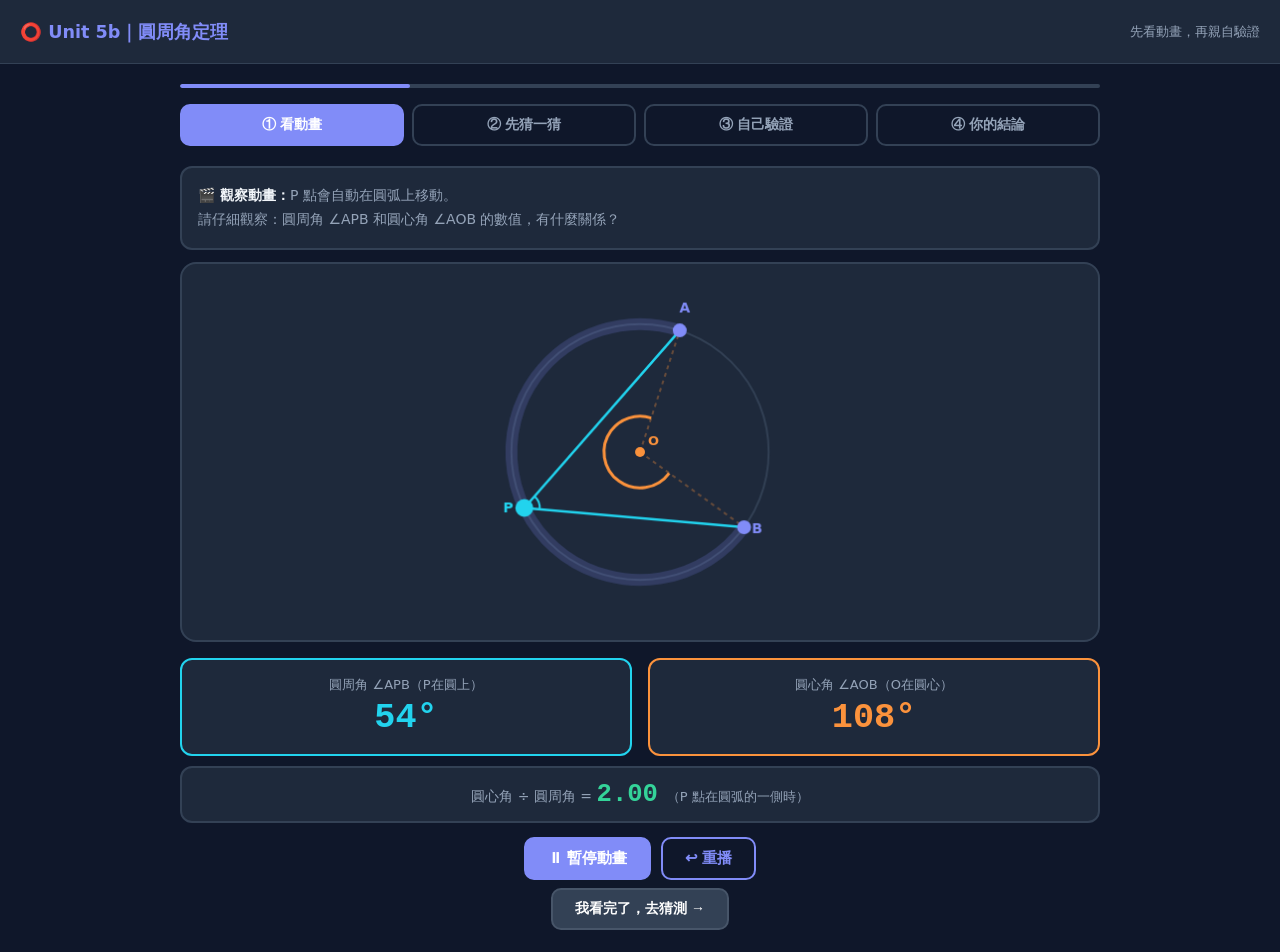
<file: arc-length-units/unit5b-inscribed-angle.html>
<!DOCTYPE html>
<html lang="zh-Hant">
<head>
<meta charset="utf-8">
<meta name="viewport" content="width=device-width,initial-scale=1,maximum-scale=1,user-scalable=no">
<title>Unit 5b｜圓周角定理：先看動畫，再自己驗證</title>
<style>
:root{--bg:#0f172a;--panel:#1e293b;--text:#f1f5f9;--muted:#94a3b8;--line:#334155;--accent:#818cf8;--cyan:#22d3ee;--green:#34d399;--orange:#fb923c;}
*{box-sizing:border-box;-webkit-tap-highlight-color:transparent}
body{margin:0;background:var(--bg);color:var(--text);font-family:system-ui,-apple-system,"Noto Sans TC","PingFang TC",sans-serif;padding-top:64px;font-size:15px;}
header.topbar{position:fixed;top:0;left:0;right:0;height:64px;background:#1e293b;border-bottom:1px solid var(--line);display:flex;align-items:center;padding:0 20px;z-index:9999;}
.brand{font-weight:800;color:var(--accent);font-size:1.1rem;margin-right:auto;}
.wrap{max-width:960px;margin:0 auto;padding:20px;}
/* Phase tabs */
.phase-tabs{display:flex;gap:8px;margin-bottom:20px;}
.ptab{flex:1;padding:10px;border-radius:10px;border:2px solid var(--line);background:transparent;color:var(--muted);font-weight:700;font-size:14px;cursor:pointer;transition:all .2s;text-align:center;}
.ptab.active{background:var(--accent);border-color:var(--accent);color:#fff;}
.phase{display:none;}
.phase.active{display:block;}
/* Canvas */
canvas.main-cv{display:block;width:100%;background:#1e293b;border-radius:16px;border:2px solid var(--line);}
/* Angle display */
.angle-row{display:grid;grid-template-columns:1fr 1fr;gap:16px;margin-top:16px;}
.angle-box{background:var(--panel);border-radius:12px;padding:16px;border:2px solid var(--line);text-align:center;}
.angle-label{font-size:13px;color:var(--muted);margin-bottom:4px;}
.angle-val{font-size:2.2rem;font-weight:800;font-family:monospace;}
.ratio-box{background:var(--panel);border-radius:12px;padding:12px;border:2px solid var(--line);text-align:center;margin-top:10px;}
/* Controls */
button.ctrl{padding:10px 22px;border:2px solid var(--accent);border-radius:10px;background:var(--accent);color:#fff;font-weight:700;font-size:15px;cursor:pointer;transition:all .2s;}
button.ctrl:hover{filter:brightness(1.15);}
button.ctrl.outline{background:transparent;color:var(--accent);}
.ctrl-row{display:flex;gap:10px;flex-wrap:wrap;margin-top:14px;justify-content:center;}
/* Info cards */
.info-card{background:var(--panel);border-radius:12px;padding:16px;border:2px solid var(--line);font-size:14px;line-height:1.7;color:var(--muted);margin-bottom:12px;}
.info-card b{color:var(--text);}
.badge{display:inline-block;background:var(--accent);color:#fff;font-size:12px;padding:2px 8px;border-radius:10px;font-weight:700;margin-right:4px;}
/* Verify section */
.verify-grid{display:grid;grid-template-columns:1.4fr 1fr;gap:20px;}
@media(max-width:700px){.verify-grid{grid-template-columns:1fr;}}
/* Observation input */
textarea{width:100%;border:1.5px solid var(--line);border-radius:8px;padding:10px;font-size:14px;font-family:inherit;resize:vertical;min-height:70px;background:#0f172a;color:var(--text);transition:border .2s;}
textarea:focus{outline:none;border-color:var(--accent);}
/* Toast */
.toast{position:fixed;bottom:24px;left:50%;transform:translateX(-50%) translateY(80px);background:rgba(30,41,59,.95);color:#fff;padding:11px 20px;border-radius:10px;font-size:14px;font-weight:600;opacity:0;transition:all .3s;z-index:500;border:1px solid var(--line);}
.toast.show{transform:translateX(-50%) translateY(0);opacity:1;}
/* Progress bar */
.prog{height:4px;background:var(--line);border-radius:2px;margin-bottom:16px;overflow:hidden;}
.prog-fill{height:100%;background:var(--accent);border-radius:2px;transition:width .5s;}
</style>
</head>
<body>
<header class="topbar">
  <span class="brand">⭕ Unit 5b｜圓周角定理</span>
  <span style="font-size:13px;color:var(--muted);">先看動畫，再親自驗證</span>
</header>

<div class="wrap">

  <div class="prog"><div class="prog-fill" id="progFill" style="width:25%;"></div></div>

  <div class="phase-tabs">
    <button class="ptab active" onclick="switchPhase(1)">① 看動畫</button>
    <button class="ptab" onclick="switchPhase(2)" id="tab2">② 先猜一猜</button>
    <button class="ptab" onclick="switchPhase(3)" id="tab3">③ 自己驗證</button>
    <button class="ptab" onclick="switchPhase(4)" id="tab4">④ 你的結論</button>
  </div>

  <!-- Phase 1: Watch animation -->
  <div class="phase active" id="phase1">
    <div class="info-card">
      <b>🎬 觀察動畫：</b>P 點會自動在圓弧上移動。<br>
      請仔細觀察：圓周角 ∠APB 和圓心角 ∠AOB 的數值，有什麼關係？
    </div>
    <canvas class="main-cv" id="cvAnim" height="380"></canvas>
    <div class="angle-row">
      <div class="angle-box" style="border-color:#22d3ee;">
        <div class="angle-label">圓周角 ∠APB（P在圓上）</div>
        <div class="angle-val" id="inscribedAngle" style="color:#22d3ee;">—°</div>
      </div>
      <div class="angle-box" style="border-color:#fb923c;">
        <div class="angle-label">圓心角 ∠AOB（O在圓心）</div>
        <div class="angle-val" id="centralAngle" style="color:#fb923c;">—°</div>
      </div>
    </div>
    <div class="ratio-box">
      <span style="color:var(--muted);font-size:14px;">圓心角 ÷ 圓周角 = </span>
      <span class="angle-val" id="ratioVal" style="font-size:1.6rem;color:var(--green);">—</span>
      <span style="color:var(--muted);font-size:13px;margin-left:4px;">（P 點在圓弧的一側時）</span>
    </div>
    <div class="ctrl-row">
      <button class="ctrl" id="animBtn">⏸ 暫停動畫</button>
      <button class="ctrl outline" id="resetAnimBtn">↩ 重播</button>
    </div>
    <div class="ctrl-row" style="margin-top:8px;">
      <button class="ctrl" onclick="switchPhase(2)" style="background:#334155;border-color:#475569;font-size:14px;">我看完了，去猜測 →</button>
    </div>
  </div>

  <!-- Phase 2: Predict -->
  <div class="phase" id="phase2">
    <div class="info-card">
      <b>🤔 在你親自拖動之前，先寫下你的猜測：</b><br>
      根據你剛才看到的動畫，圓周角和圓心角之間有什麼關係？
    </div>
    <div style="display:flex;flex-direction:column;gap:12px;">
      <div>
        <div style="font-size:14px;font-weight:700;color:var(--text);margin-bottom:6px;"><span class="badge">猜測 1</span> 圓周角的大小是多少？</div>
        <textarea placeholder="我猜圓周角 ∠APB = __________（例如：圓心角的一半、等於圓心角、……）"></textarea>
      </div>
      <div>
        <div style="font-size:14px;font-weight:700;color:var(--text);margin-bottom:6px;"><span class="badge">猜測 2</span> 如果 P 點移動到圓弧上其他位置，圓周角會改變嗎？</div>
        <textarea placeholder="我猜：當 P 移動時，∠APB 會……（例如：不變、變大、……）"></textarea>
      </div>
      <div>
        <div style="font-size:14px;font-weight:700;color:var(--text);margin-bottom:6px;"><span class="badge">猜測 3</span> 如果 A、B 位置改變，圓心角改變了，圓周角怎麼變？</div>
        <textarea placeholder="我猜：如果圓心角變為原本的2倍，圓周角會……"></textarea>
      </div>
    </div>
    <div class="ctrl-row">
      <button class="ctrl" onclick="switchPhase(3)">寫好了，去自己拖看看 →</button>
    </div>
  </div>

  <!-- Phase 3: Verify -->
  <div class="phase" id="phase3">
    <div class="info-card">
      <b>🖱️ 現在換你操作：</b>拖動圓上的點，親自驗證你的猜測！<br>
      可以拖動的點：<span style="color:#22d3ee;">P（圓周角頂點）</span> · <span style="color:#818cf8;">A 和 B（圓弧兩端）</span>
    </div>
    <div class="verify-grid">
      <div>
        <canvas class="main-cv" id="cvVerify" height="380"></canvas>
        <div class="angle-row">
          <div class="angle-box" style="border-color:#22d3ee;">
            <div class="angle-label">圓周角 ∠APB</div>
            <div class="angle-val" id="vInscribed" style="color:#22d3ee;">—°</div>
          </div>
          <div class="angle-box" style="border-color:#fb923c;">
            <div class="angle-label">圓心角 ∠AOB</div>
            <div class="angle-val" id="vCentral" style="color:#fb923c;">—°</div>
          </div>
        </div>
      </div>
      <div>
        <div class="angle-box" style="border-color:var(--green);text-align:center;margin-bottom:12px;">
          <div class="angle-label">圓心角 ÷ 圓周角</div>
          <div class="angle-val" id="vRatio" style="color:var(--green);font-size:2rem;">—</div>
        </div>
        <div class="info-card" style="font-size:13px;">
          <b>💡 拖動提示：</b><br>
          · P 點→ 在圓弧上滑動，觀察角度是否改變<br>
          · A / B → 移動弧的兩端，改變圓心角大小<br><br>
          <b>驗證你的三個猜測：</b>
        </div>
        <textarea placeholder="驗證結果：拖動後我發現……（與我的猜測相比……）" style="min-height:100px;"></textarea>
      </div>
    </div>
    <div class="ctrl-row">
      <button class="ctrl" onclick="switchPhase(4)">我驗證完了，寫結論 →</button>
    </div>
  </div>

  <!-- Phase 4: Conclusion -->
  <div class="phase" id="phase4">
    <div class="info-card">
      <b>📝 圓周角定理</b><br>
      根據你的觀察和驗證，你已經「發現」了這個重要的幾何定理！
    </div>
    <div style="background:var(--panel);border:2px solid var(--accent);border-radius:14px;padding:20px;margin-bottom:16px;text-align:center;">
      <div style="font-size:14px;color:var(--muted);margin-bottom:10px;">圓周角定理</div>
      <div style="font-size:1.4rem;font-weight:800;color:var(--accent);line-height:1.8;">
        ∠APB（圓周角）= ½ × ∠AOB（圓心角）
      </div>
      <div style="font-size:13px;color:var(--muted);margin-top:8px;">
        同一段弧上，不論 P 在哪裡，圓周角都相等且等於圓心角的一半。
      </div>
    </div>
    <div style="display:flex;flex-direction:column;gap:12px;">
      <div>
        <div style="font-size:14px;font-weight:700;color:var(--text);margin-bottom:6px;">✏️ 用自己的話說明這個定理：</div>
        <textarea placeholder="圓周角定理告訴我們……（用自己的話）"></textarea>
      </div>
      <div>
        <div style="font-size:14px;font-weight:700;color:var(--text);margin-bottom:6px;">💭 你的猜測和實際結果相比，有哪些一樣？哪些不一樣？</div>
        <textarea placeholder="我原本猜……，實際上……"></textarea>
      </div>
      <div>
        <div style="font-size:14px;font-weight:700;color:var(--text);margin-bottom:6px;">🌟 應用題：如果圓心角是 80°，圓周角是幾度？</div>
        <textarea placeholder="答：圓周角 = ___°，理由：……" style="min-height:50px;"></textarea>
      </div>
    </div>
    <div class="ctrl-row">
      <button class="ctrl outline" onclick="switchPhase(1)" style="font-size:13px;">← 重新看一遍動畫</button>
    </div>
  </div>

</div>
<div class="toast" id="toast"></div>

<script>
(function(){
  'use strict';
  const TAU=Math.PI*2, DEG=Math.PI/180;
  let animRunning=true, animId=null, pAngle=Math.PI*0.6;

  // ---- Animation canvas (Phase 1) ----
  const cvA=document.getElementById('cvAnim');
  const ctxA=cvA.getContext('2d');
  let circleA={cx:0,cy:0,r:0};

  function resizeA(){
    const dpr=window.devicePixelRatio||1;
    const W=cvA.parentElement.getBoundingClientRect().width;
    const H=380;
    cvA.width=W*dpr; cvA.height=H*dpr; cvA.style.width=W+'px'; cvA.style.height=H+'px';
    ctxA.resetTransform(); ctxA.scale(dpr,dpr);
    circleA={cx:W/2,cy:H/2,r:Math.min(W,H)*0.34};
  }

  const aA=Math.PI*1.6, aB=Math.PI*0.2; // fixed A, B positions
  function drawAnim(){
    const {cx,cy,r}=circleA;
    const dpr=window.devicePixelRatio||1;
    const W=cvA.width/dpr,H=cvA.height/dpr;
    ctxA.clearRect(0,0,W,H);

    // Circle
    ctxA.beginPath(); ctxA.arc(cx,cy,r,0,TAU);
    ctxA.strokeStyle='#334155'; ctxA.lineWidth=2; ctxA.stroke();

    // Arc highlight between A and B
    ctxA.beginPath(); ctxA.arc(cx,cy,r,aB,aA);
    ctxA.strokeStyle='#818cf833'; ctxA.lineWidth=12; ctxA.stroke();

    // Points A and B
    const ax=cx+r*Math.cos(aA),ay=cy+r*Math.sin(aA);
    const bx=cx+r*Math.cos(aB),by=cy+r*Math.sin(aB);
    const px=cx+r*Math.cos(pAngle),py=cy+r*Math.sin(pAngle);

    // Central angle lines
    ctxA.beginPath(); ctxA.moveTo(cx,cy); ctxA.lineTo(ax,ay); ctxA.moveTo(cx,cy); ctxA.lineTo(bx,by);
    ctxA.strokeStyle='#fb923c55'; ctxA.lineWidth=2; ctxA.setLineDash([4,4]); ctxA.stroke(); ctxA.setLineDash([]);

    // Central angle arc
    let ca=aA, cb=aB; if(ca>cb) [ca,cb]=[cb,ca];
    ctxA.beginPath(); ctxA.arc(cx,cy,r*0.28,ca,cb);
    ctxA.strokeStyle='#fb923c'; ctxA.lineWidth=3; ctxA.stroke();

    // Inscribed angle lines P->A, P->B
    ctxA.beginPath(); ctxA.moveTo(px,py); ctxA.lineTo(ax,ay); ctxA.moveTo(px,py); ctxA.lineTo(bx,by);
    ctxA.strokeStyle='#22d3ee'; ctxA.lineWidth=2.5; ctxA.stroke();

    // Inscribed angle arc at P
    const pa1=Math.atan2(ay-py,ax-px), pa2=Math.atan2(by-py,bx-px);
    ctxA.beginPath(); ctxA.arc(px,py,r*0.12,Math.min(pa1,pa2),Math.max(pa1,pa2));
    ctxA.strokeStyle='#22d3ee'; ctxA.lineWidth=2; ctxA.stroke();

    // Dot O
    ctxA.beginPath(); ctxA.arc(cx,cy,5,0,TAU); ctxA.fillStyle='#fb923c'; ctxA.fill();
    ctxA.fillStyle='#fb923c'; ctxA.font='bold 13px system-ui'; ctxA.textAlign='left'; ctxA.textBaseline='bottom';
    ctxA.fillText('O',cx+8,cy-4);

    // Dot A
    ctxA.beginPath(); ctxA.arc(ax,ay,7,0,TAU); ctxA.fillStyle='#818cf8'; ctxA.fill();
    ctxA.fillStyle='#818cf8'; ctxA.font='bold 14px system-ui'; ctxA.textAlign='center';
    ctxA.fillText('A',ax+Math.cos(aA)*16,ay+Math.sin(aA)*16);

    // Dot B
    ctxA.beginPath(); ctxA.arc(bx,by,7,0,TAU); ctxA.fillStyle='#818cf8'; ctxA.fill();
    ctxA.fillStyle='#818cf8'; ctxA.fillText('B',bx+Math.cos(aB)*16,by+Math.sin(aB)*16);

    // Dot P (animated)
    ctxA.beginPath(); ctxA.arc(px,py,9,0,TAU); ctxA.fillStyle='#22d3ee'; ctxA.fill();
    ctxA.fillStyle='#22d3ee'; ctxA.font='bold 14px system-ui';
    ctxA.fillText('P',px+Math.cos(pAngle)*18,py+Math.sin(pAngle)*18);

    // Calculate angles
    const inscribed=Math.abs(angleBetween(pa1,pa2))*180/Math.PI;
    let centralDeg=Math.abs(aA-aB)*180/Math.PI;
    if(centralDeg>180) centralDeg=360-centralDeg;

    document.getElementById('inscribedAngle').textContent=Math.round(inscribed)+'°';
    document.getElementById('centralAngle').textContent=Math.round(centralDeg)+'°';
    const r2=centralDeg/inscribed;
    document.getElementById('ratioVal').textContent=isFinite(r2)?r2.toFixed(2):'—';
  }

  function angleBetween(a,b){
    let d=b-a;
    while(d< -Math.PI) d+=TAU;
    while(d>  Math.PI) d-=TAU;
    return d;
  }

  function animStep(){
    pAngle+=0.012;
    // Keep P between aB+0.1 and aA-0.1 (on the major arc)
    const lo=aB+0.15, hi=aA-0.15;
    if(pAngle<lo||pAngle>hi){ pAngle=lo; }
    drawAnim();
    if(animRunning) animId=requestAnimationFrame(animStep);
  }

  document.getElementById('animBtn').addEventListener('click',()=>{
    animRunning=!animRunning;
    document.getElementById('animBtn').textContent=animRunning?'⏸ 暫停動畫':'▶ 繼續動畫';
    if(animRunning) animId=requestAnimationFrame(animStep);
  });
  document.getElementById('resetAnimBtn').addEventListener('click',()=>{
    pAngle=aB+0.2; animRunning=true;
    document.getElementById('animBtn').textContent='⏸ 暫停動畫';
    if(!animId) animId=requestAnimationFrame(animStep);
  });

  // ---- Verify canvas (Phase 3) ----
  const cvV=document.getElementById('cvVerify');
  const ctxV=cvV.getContext('2d');
  let circleV={cx:0,cy:0,r:0};
  let vPoints={ a:Math.PI*1.6, b:Math.PI*0.2, p:Math.PI*0.85 };
  let dragging=null, dragOffset={x:0,y:0};

  function resizeV(){
    const dpr=window.devicePixelRatio||1;
    const W=cvV.parentElement.getBoundingClientRect().width;
    const H=380;
    cvV.width=W*dpr; cvV.height=H*dpr; cvV.style.width=W+'px'; cvV.style.height=H+'px';
    ctxV.resetTransform(); ctxV.scale(dpr,dpr);
    circleV={cx:W/2,cy:H/2,r:Math.min(W,H)*0.34};
    drawVerify();
  }

  function drawVerify(){
    const {cx,cy,r}=circleV;
    const dpr=window.devicePixelRatio||1;
    const W=cvV.width/dpr,H=cvV.height/dpr;
    ctxV.clearRect(0,0,W,H);

    ctxV.beginPath(); ctxV.arc(cx,cy,r,0,TAU);
    ctxV.strokeStyle='#334155'; ctxV.lineWidth=2.5; ctxV.stroke();

    const ax=cx+r*Math.cos(vPoints.a),ay=cy+r*Math.sin(vPoints.a);
    const bx=cx+r*Math.cos(vPoints.b),by=cy+r*Math.sin(vPoints.b);
    const px=cx+r*Math.cos(vPoints.p),py=cy+r*Math.sin(vPoints.p);

    // Central angle
    ctxV.beginPath(); ctxV.moveTo(cx,cy); ctxV.lineTo(ax,ay); ctxV.moveTo(cx,cy); ctxV.lineTo(bx,by);
    ctxV.strokeStyle='#fb923c66'; ctxV.lineWidth=2; ctxV.setLineDash([4,4]); ctxV.stroke(); ctxV.setLineDash([]);
    let ca=vPoints.a, cb=vPoints.b; if(ca>cb)[ca,cb]=[cb,ca];
    ctxV.beginPath(); ctxV.arc(cx,cy,r*0.28,ca,cb);
    ctxV.strokeStyle='#fb923c'; ctxV.lineWidth=3; ctxV.stroke();

    // Inscribed lines
    ctxV.beginPath(); ctxV.moveTo(px,py); ctxV.lineTo(ax,ay); ctxV.moveTo(px,py); ctxV.lineTo(bx,by);
    ctxV.strokeStyle='#22d3ee'; ctxV.lineWidth=2.5; ctxV.stroke();

    const pa1=Math.atan2(ay-py,ax-px), pa2=Math.atan2(by-py,bx-px);
    ctxV.beginPath(); ctxV.arc(px,py,r*0.12,Math.min(pa1,pa2),Math.max(pa1,pa2));
    ctxV.strokeStyle='#22d3ee'; ctxV.lineWidth=2; ctxV.stroke();

    // Draw dots
    function dot(x,y,col,lbl,ang){
      ctxV.beginPath(); ctxV.arc(x,y,8,0,TAU); ctxV.fillStyle=col; ctxV.fill();
      ctxV.strokeStyle='#0f172a'; ctxV.lineWidth=2; ctxV.stroke();
      ctxV.fillStyle=col; ctxV.font='bold 14px system-ui'; ctxV.textAlign='center';
      ctxV.fillText(lbl,x+Math.cos(ang)*18,y+Math.sin(ang)*18);
    }
    ctxV.beginPath(); ctxV.arc(cx,cy,5,0,TAU); ctxV.fillStyle='#fb923c'; ctxV.fill();
    ctxV.fillStyle='#fb923c'; ctxV.font='bold 13px system-ui'; ctxV.textAlign='left';
    ctxV.fillText('O',cx+8,cy-4);
    dot(ax,ay,'#818cf8','A',vPoints.a);
    dot(bx,by,'#818cf8','B',vPoints.b);
    dot(px,py,'#22d3ee','P',vPoints.p);

    // Drag hint
    ctxV.fillStyle='#475569'; ctxV.font='12px system-ui'; ctxV.textAlign='center';
    ctxV.fillText('拖動圓上的點',cx,H-10);

    const inscribed=Math.abs(angleBetween(pa1,pa2))*180/Math.PI;
    let centralDeg=Math.abs(vPoints.a-vPoints.b)*180/Math.PI;
    if(centralDeg>180) centralDeg=360-centralDeg;
    document.getElementById('vInscribed').textContent=Math.round(inscribed)+'°';
    document.getElementById('vCentral').textContent=Math.round(centralDeg)+'°';
    const rv=centralDeg/inscribed;
    document.getElementById('vRatio').textContent=isFinite(rv)?rv.toFixed(2):'—';
  }

  function ptFromEvent(e){
    const rect=cvV.getBoundingClientRect();
    const scl=cvV.width/(window.devicePixelRatio*rect.width);
    const x=(e.clientX-rect.left), y=(e.clientY-rect.top);
    return {x,y};
  }
  function hitRadius(pt,angle){
    const {cx,cy,r}=circleV;
    const px2=cx+r*Math.cos(angle), py2=cy+r*Math.sin(angle);
    return Math.hypot(pt.x-px2,pt.y-py2)<22;
  }
  cvV.addEventListener('pointerdown',e=>{
    const pt=ptFromEvent(e);
    if(hitRadius(pt,vPoints.p)) dragging='p';
    else if(hitRadius(pt,vPoints.a)) dragging='a';
    else if(hitRadius(pt,vPoints.b)) dragging='b';
    if(dragging) cvV.setPointerCapture(e.pointerId);
  });
  cvV.addEventListener('pointermove',e=>{
    if(!dragging) return;
    const pt=ptFromEvent(e);
    const {cx,cy}=circleV;
    vPoints[dragging]=Math.atan2(pt.y-cy,pt.x-cx);
    drawVerify();
  });
  cvV.addEventListener('pointerup',()=>{ dragging=null; });

  // Phase switching
  let unlockedPhase=1;
  window.switchPhase=function(n){
    if(n>unlockedPhase+1 && n>2) return toast('請先完成上一步！');
    if(n>unlockedPhase) unlockedPhase=n;
    document.querySelectorAll('.phase').forEach(p=>p.classList.remove('active'));
    document.getElementById('phase'+n).classList.add('active');
    document.querySelectorAll('.ptab').forEach((t,i)=>{
      t.classList.toggle('active',i===n-1);
    });
    document.getElementById('progFill').style.width=(n/4*100)+'%';
    if(n===3){ setTimeout(resizeV,100); }
    window.scrollTo({top:0,behavior:'smooth'});
  };

  function toast(msg){
    const t=document.getElementById('toast');
    t.textContent=msg; t.classList.add('show');
    setTimeout(()=>t.classList.remove('show'),3000);
  }

  window.addEventListener('DOMContentLoaded',()=>{
    setTimeout(resizeA,100);
    animId=requestAnimationFrame(animStep);
  });
  window.addEventListener('resize',()=>{ resizeA(); if(document.getElementById('phase3').classList.contains('active')) resizeV(); });
})();
</script>
</body>
</html>
</file>
